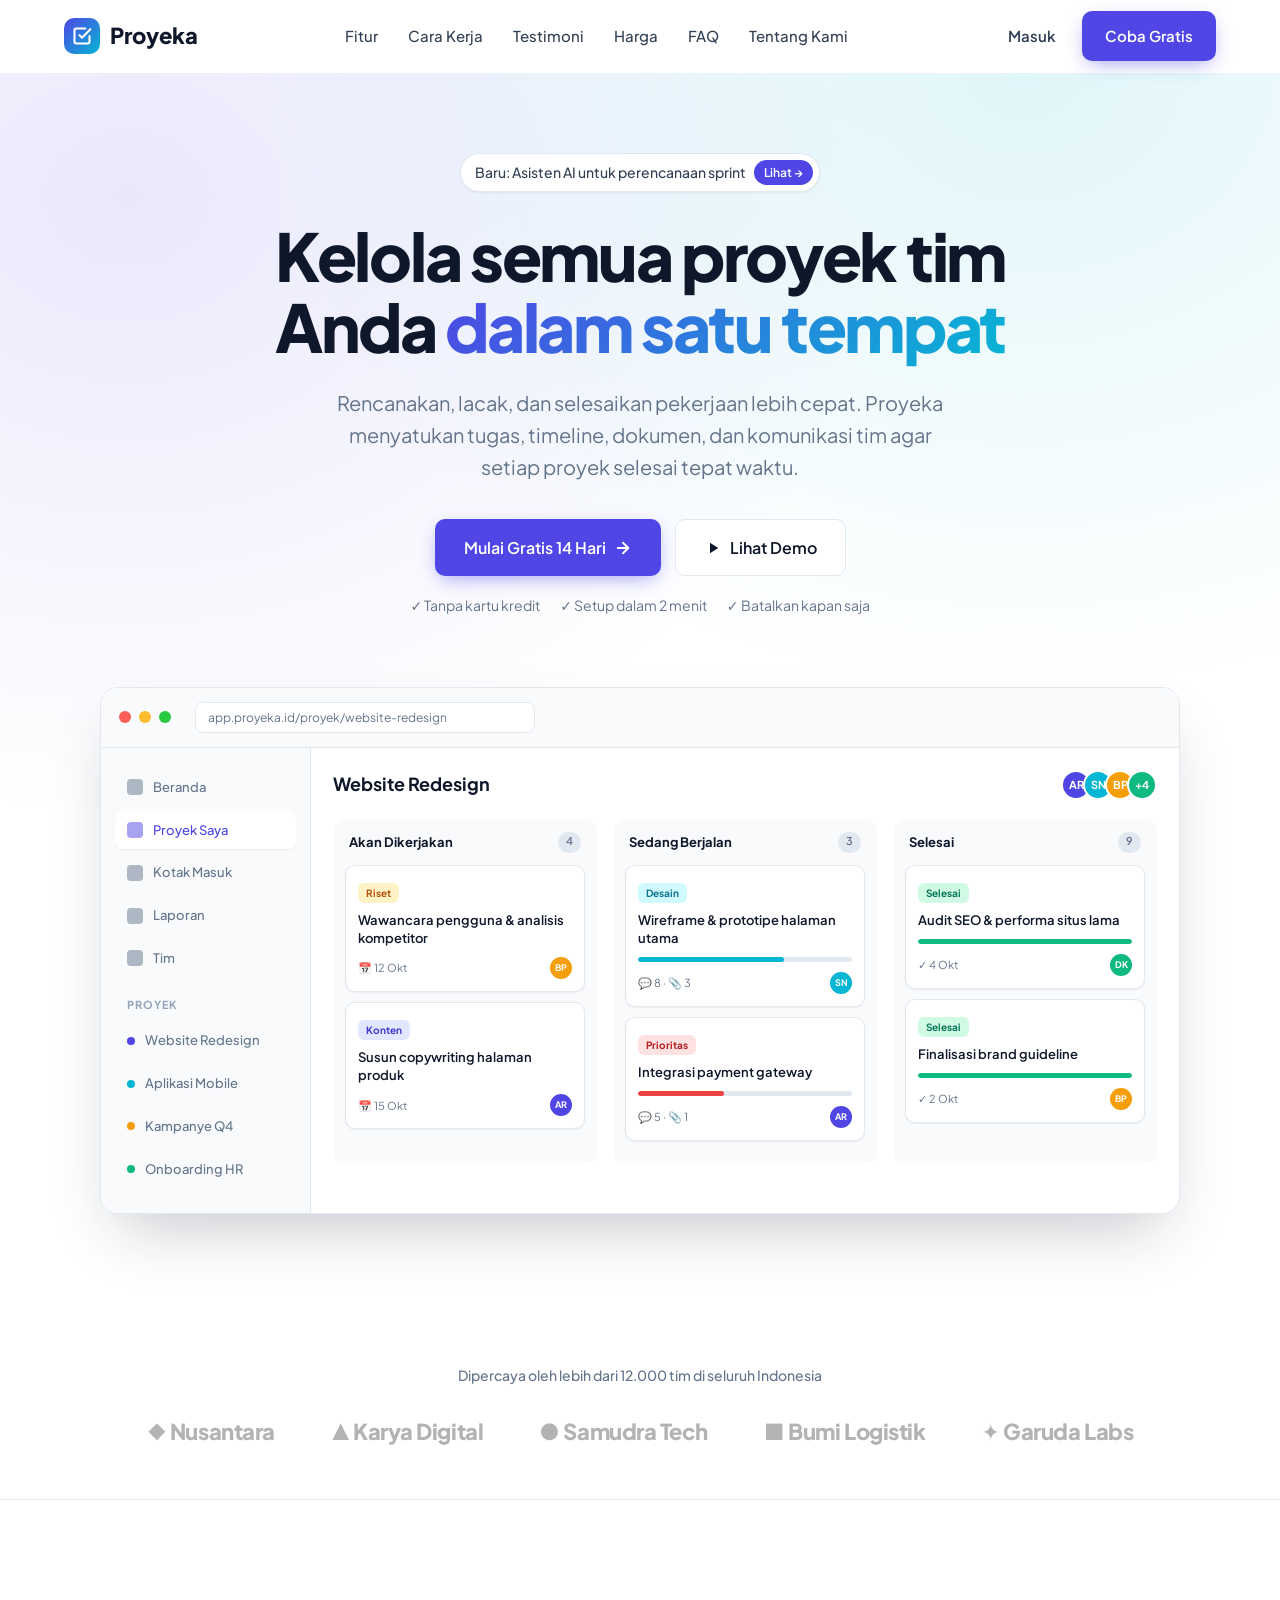
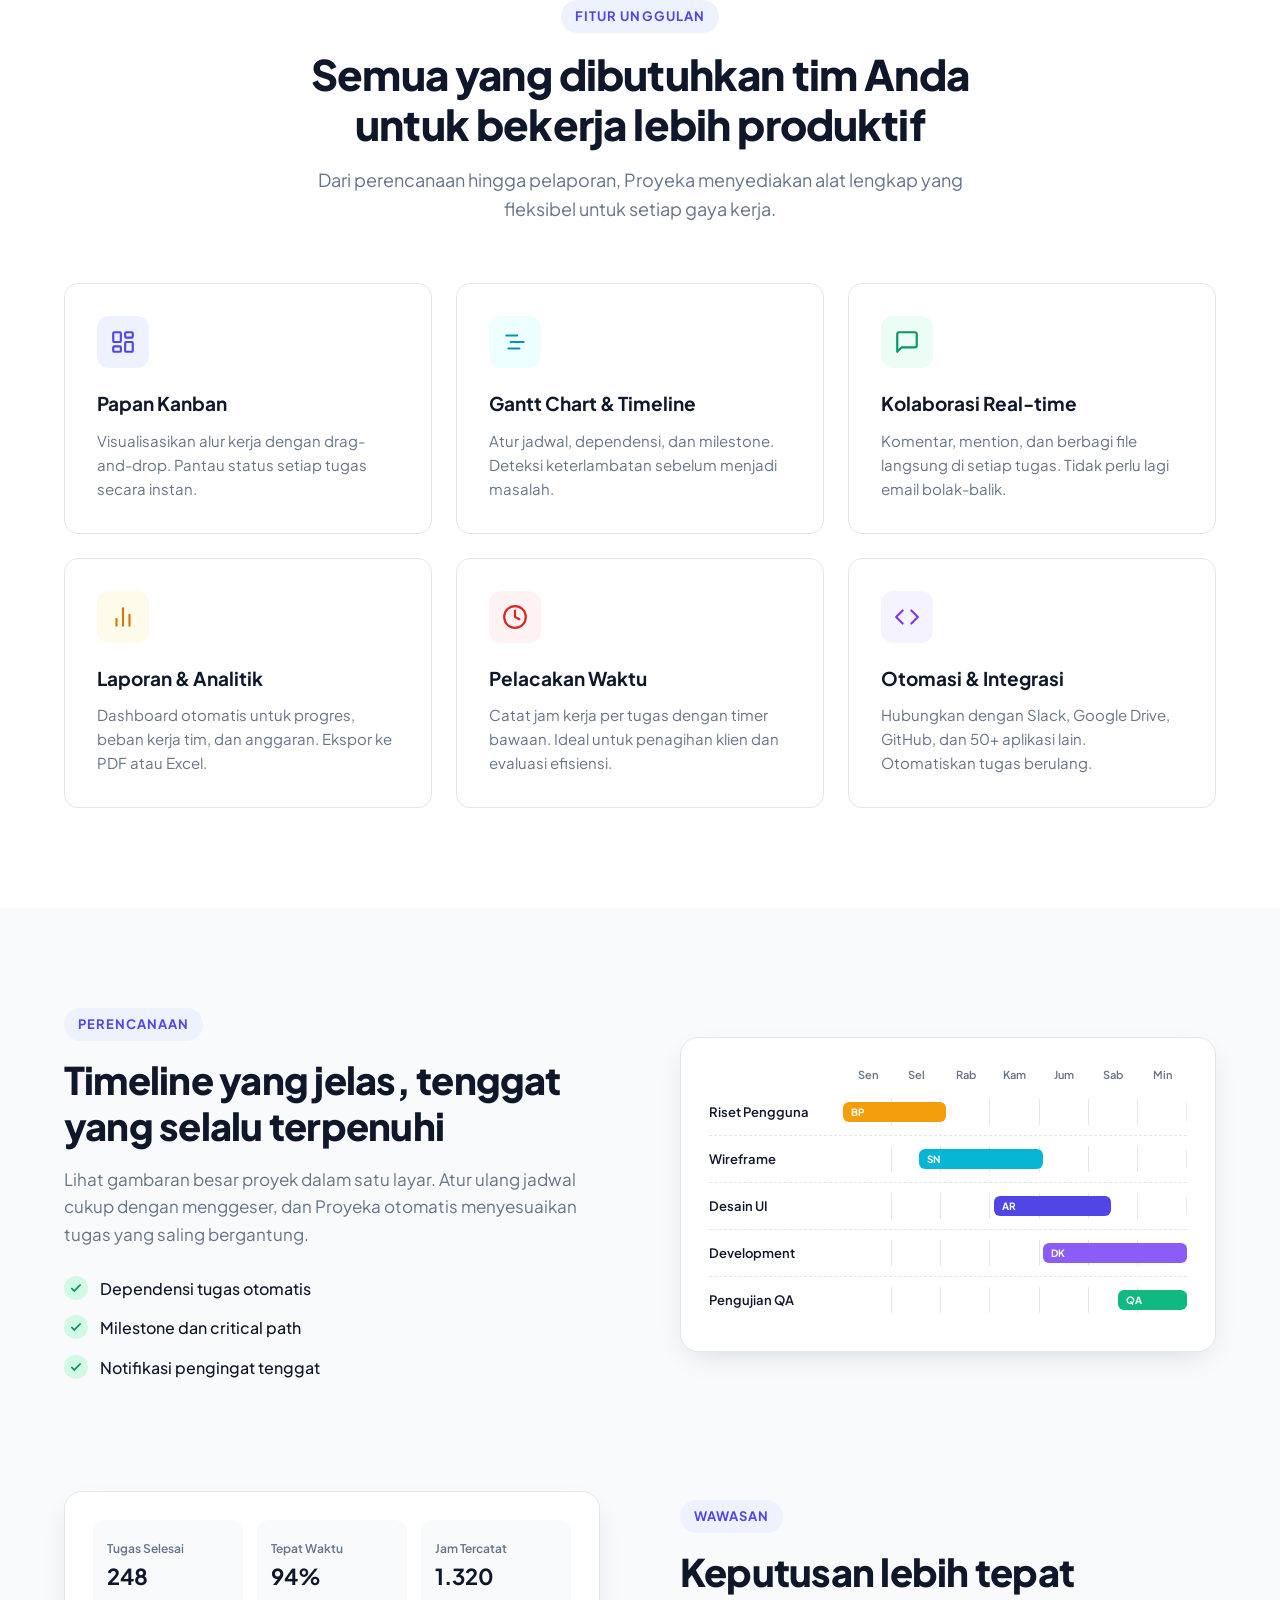
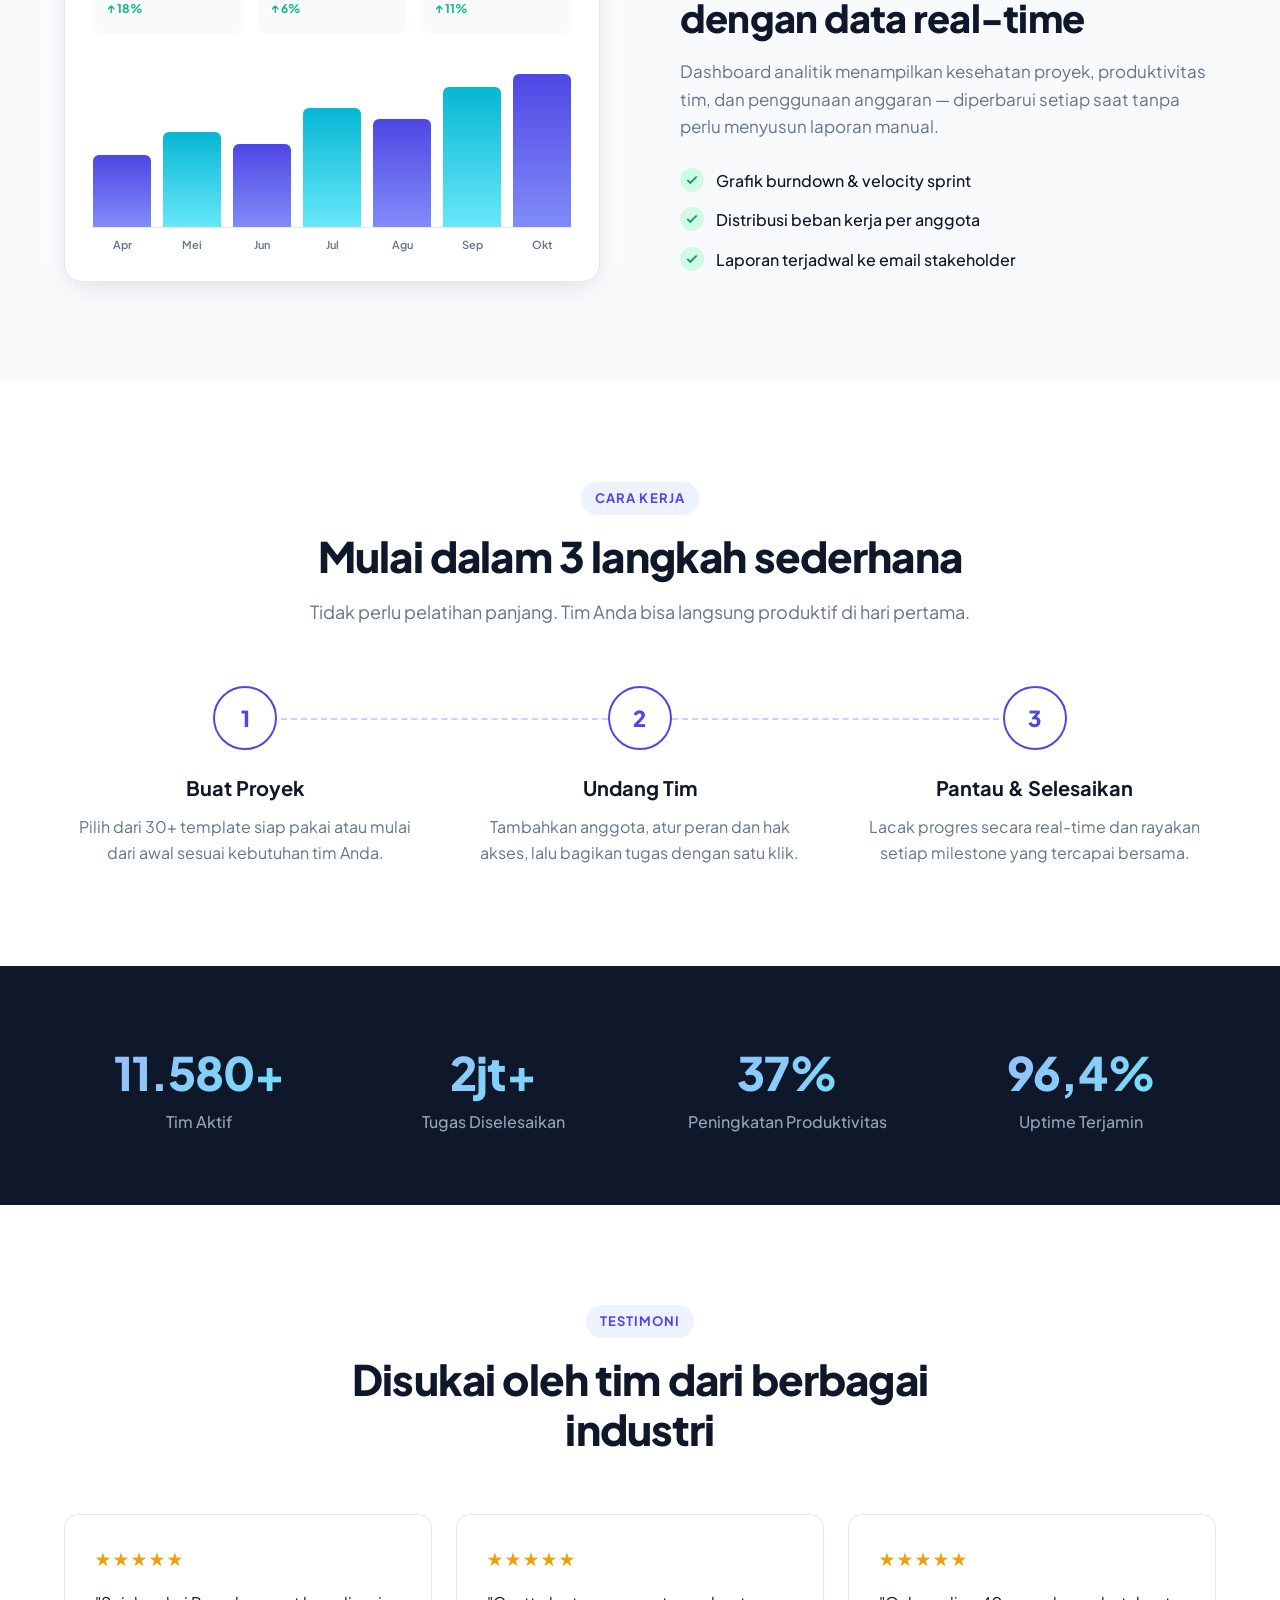
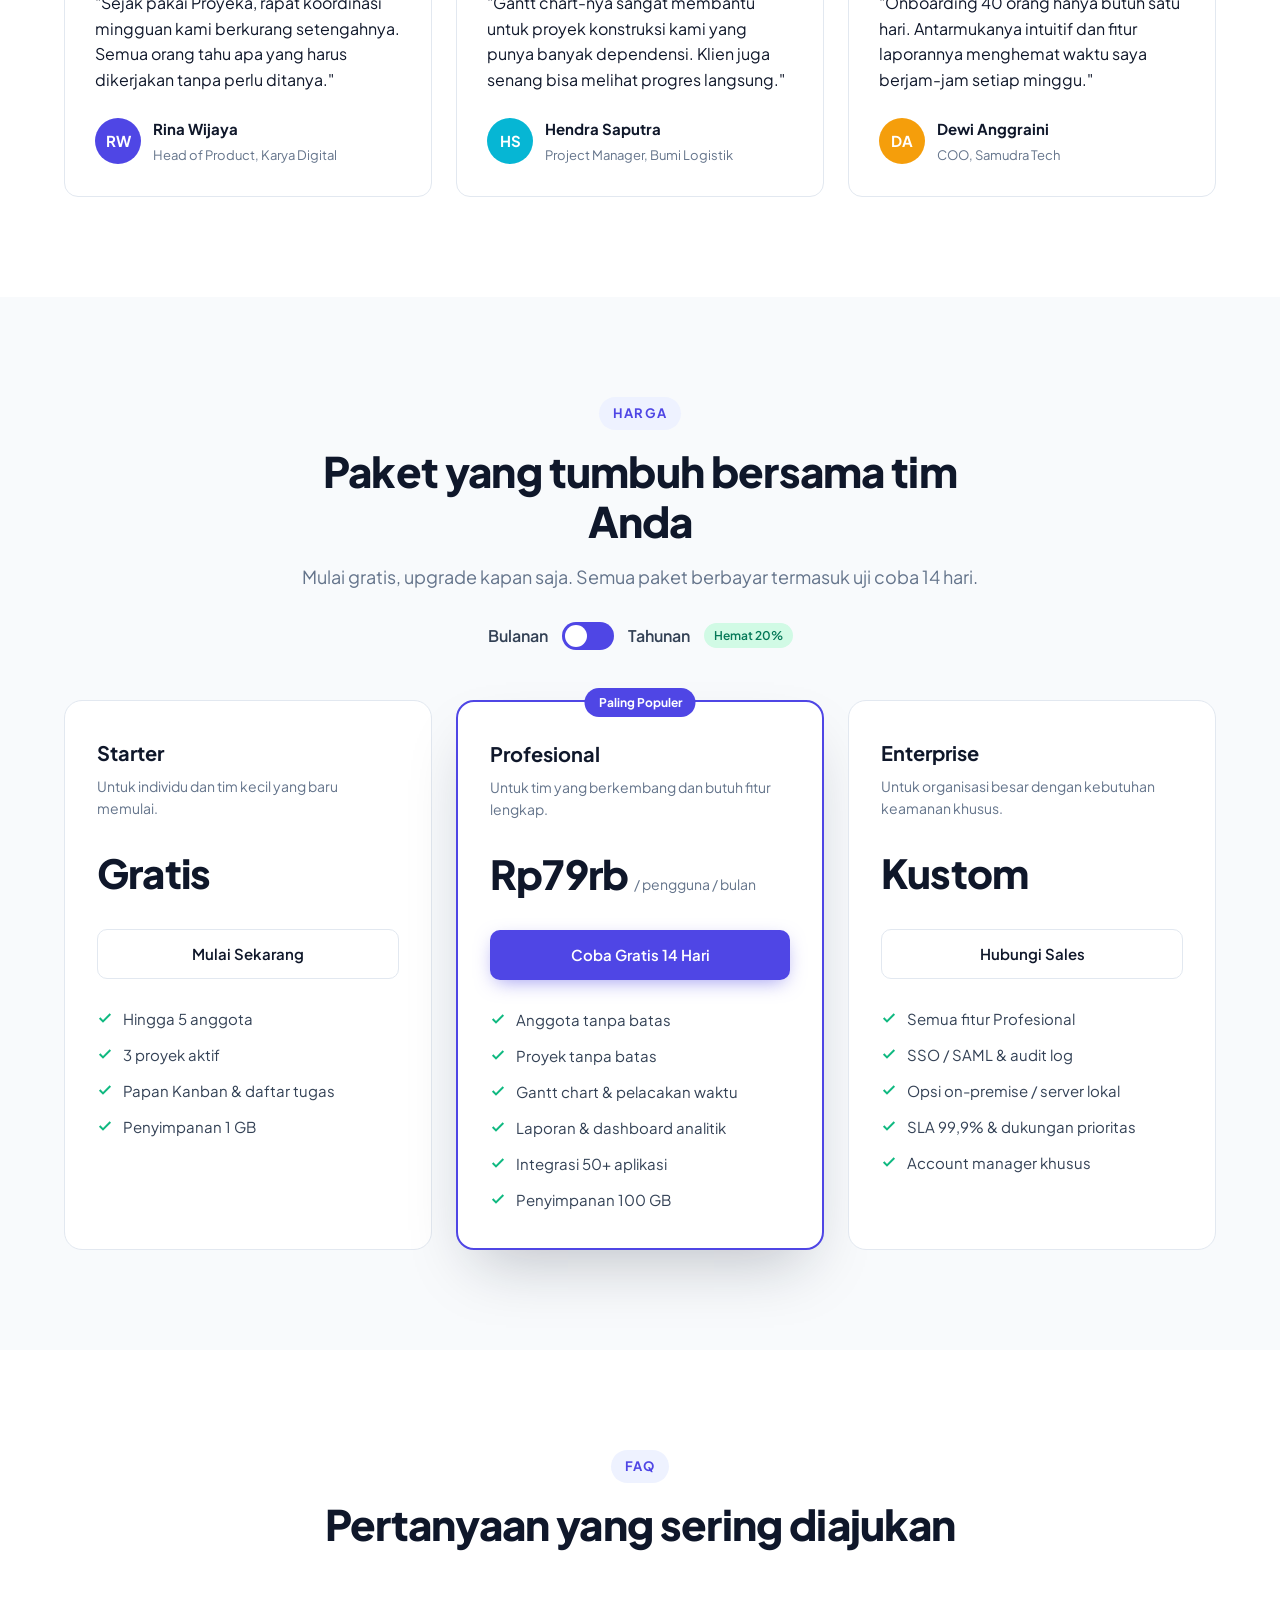
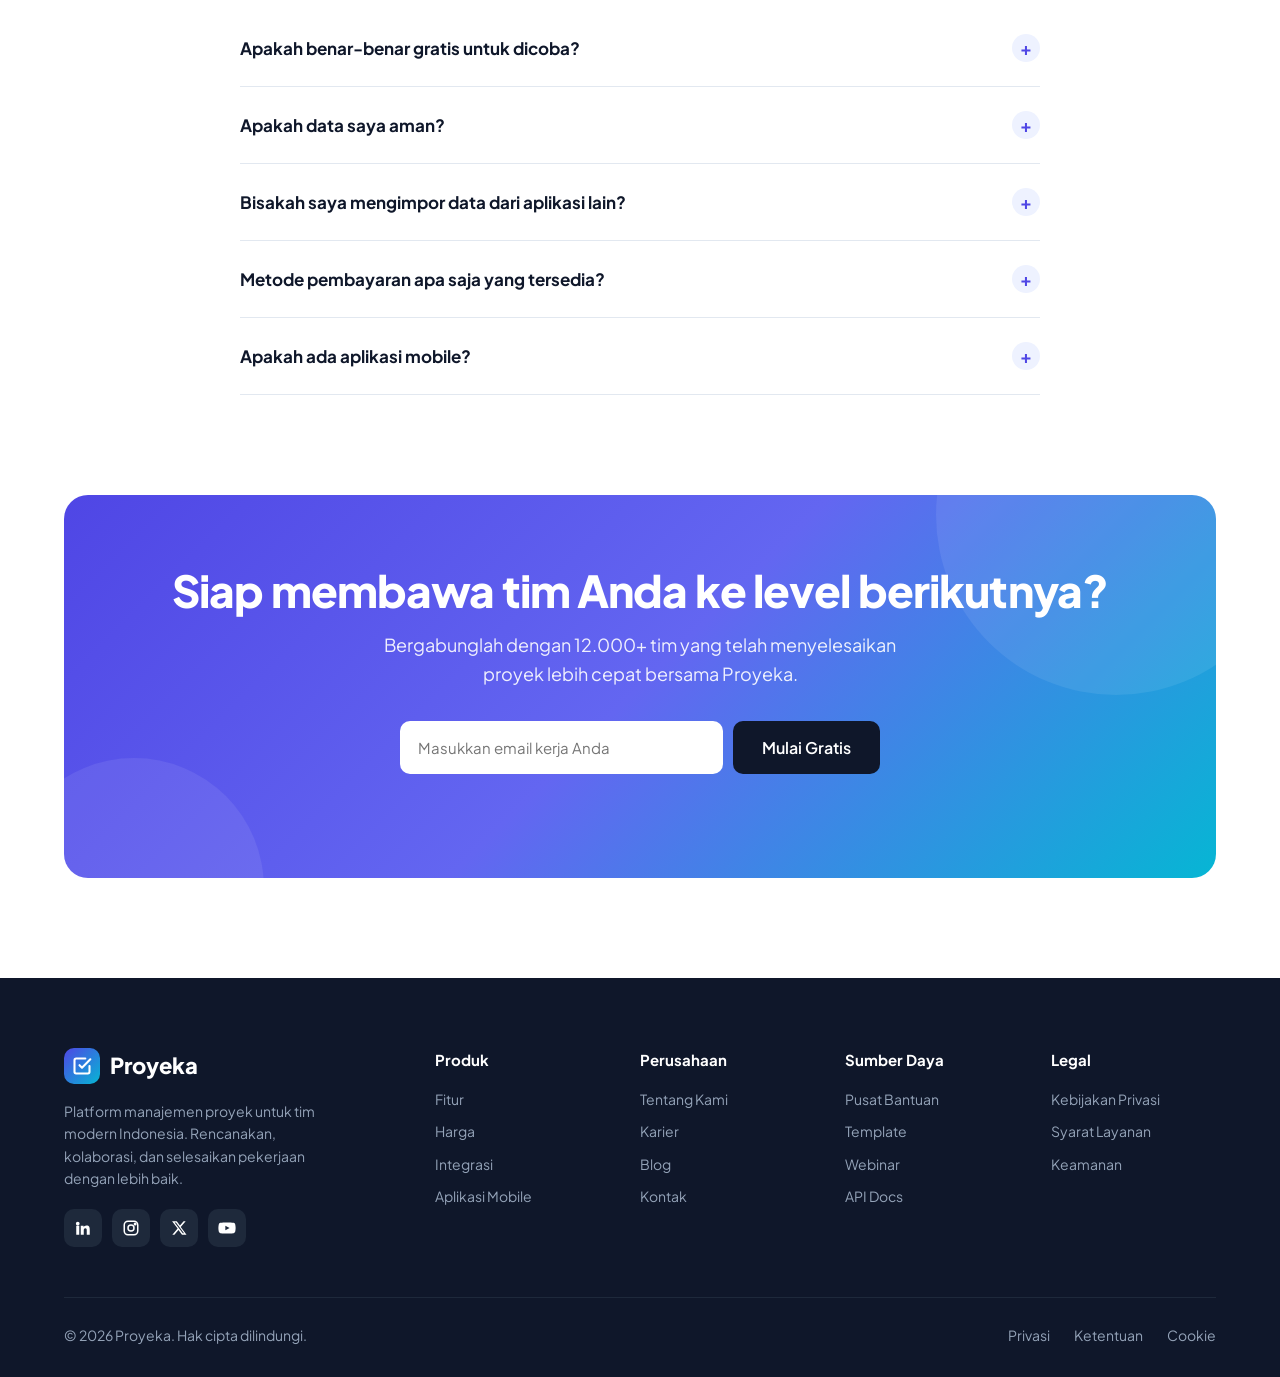
<file: landing-page/index.html>
<!DOCTYPE html>
<html lang="id">
<head>
  <meta charset="UTF-8" />
  <meta name="viewport" content="width=device-width, initial-scale=1.0" />
  <title>Proyeka — Aplikasi Manajemen Proyek untuk Tim Modern</title>
  <meta name="description" content="Proyeka membantu tim merencanakan, melacak, dan menyelesaikan proyek tepat waktu. Kanban, Gantt, laporan real-time, dan kolaborasi dalam satu platform." />
  <link rel="preconnect" href="https://fonts.googleapis.com" />
  <link rel="preconnect" href="https://fonts.gstatic.com" crossorigin />
  <link href="https://fonts.googleapis.com/css2?family=Plus+Jakarta+Sans:wght@400;500;600;700;800&display=swap" rel="stylesheet" />
  <link rel="stylesheet" href="style.css" />
</head>
<body>

  <!-- ================= NAVBAR ================= -->
  <header class="navbar" id="navbar">
    <div class="container nav-inner">
      <a href="#" class="logo" aria-label="Proyeka beranda">
        <div class="logo-mark">
          <svg width="20" height="20" viewBox="0 0 24 24" fill="none" stroke="#fff" stroke-width="2.5" stroke-linecap="round" stroke-linejoin="round"><path d="M9 11l3 3L22 4"/><path d="M21 12v7a2 2 0 0 1-2 2H5a2 2 0 0 1-2-2V5a2 2 0 0 1 2-2h11"/></svg>
        </div>
        Proyeka
      </a>
      <ul class="nav-links" id="navLinks">
        <li><a href="#fitur">Fitur</a></li>
        <li><a href="#cara-kerja">Cara Kerja</a></li>
        <li><a href="#testimoni">Testimoni</a></li>
        <li><a href="#harga">Harga</a></li>
        <li><a href="#faq">FAQ</a></li>
        <li><a href="profil.html">Tentang Kami</a></li>
        <li class="mobile-cta"><a href="login.html" class="btn btn-outline">Masuk</a><a href="register.html" class="btn btn-primary" style="margin-top:10px">Coba Gratis</a></li>
      </ul>
      <div class="nav-actions">
        <a href="login.html" class="nav-login">Masuk</a>
        <a href="register.html" class="btn btn-primary">Coba Gratis</a>
        <button class="menu-toggle" id="menuToggle" aria-label="Buka menu" aria-expanded="false">
          <svg width="26" height="26" viewBox="0 0 24 24" fill="none" stroke="#0f172a" stroke-width="2" stroke-linecap="round"><line x1="3" y1="6" x2="21" y2="6"/><line x1="3" y1="12" x2="21" y2="12"/><line x1="3" y1="18" x2="21" y2="18"/></svg>
        </button>
      </div>
    </div>
  </header>

  <main>
    <!-- ================= HERO ================= -->
    <section class="hero">
      <div class="container">
        <div class="hero-content">
          <a href="#fitur" class="badge">Baru: Asisten AI untuk perencanaan sprint <span>Lihat →</span></a>
          <h1>Kelola semua proyek tim Anda <span class="gradient-text">dalam satu tempat</span></h1>
          <p class="lead">Rencanakan, lacak, dan selesaikan pekerjaan lebih cepat. Proyeka menyatukan tugas, timeline, dokumen, dan komunikasi tim agar setiap proyek selesai tepat waktu.</p>
          <div class="hero-cta">
            <a href="register.html" class="btn btn-primary btn-lg">Mulai Gratis 14 Hari
              <svg width="18" height="18" viewBox="0 0 24 24" fill="none" stroke="currentColor" stroke-width="2.5" stroke-linecap="round" stroke-linejoin="round"><line x1="5" y1="12" x2="19" y2="12"/><polyline points="12 5 19 12 12 19"/></svg>
            </a>
            <a href="#cara-kerja" class="btn btn-outline btn-lg">
              <svg width="18" height="18" viewBox="0 0 24 24" fill="currentColor"><path d="M8 5v14l11-7z"/></svg>
              Lihat Demo
            </a>
          </div>
          <div class="hero-note">
            <span>✓ Tanpa kartu kredit</span>
            <span>✓ Setup dalam 2 menit</span>
            <span>✓ Batalkan kapan saja</span>
          </div>
        </div>

        <!-- Dashboard mockup -->
        <div class="mockup reveal" aria-hidden="true">
          <div class="mockup-bar">
            <div class="dot" style="background:#ff5f57"></div>
            <div class="dot" style="background:#febc2e"></div>
            <div class="dot" style="background:#28c840"></div>
            <div class="mockup-url">app.proyeka.id/proyek/website-redesign</div>
          </div>
          <div class="mockup-body">
            <aside class="mock-side">
              <div class="item"><div class="ico"></div>Beranda</div>
              <div class="item active"><div class="ico"></div>Proyek Saya</div>
              <div class="item"><div class="ico"></div>Kotak Masuk</div>
              <div class="item"><div class="ico"></div>Laporan</div>
              <div class="item"><div class="ico"></div>Tim</div>
              <div class="label">Proyek</div>
              <div class="item"><div class="proj-dot" style="background:#4f46e5"></div>Website Redesign</div>
              <div class="item"><div class="proj-dot" style="background:#06b6d4"></div>Aplikasi Mobile</div>
              <div class="item"><div class="proj-dot" style="background:#f59e0b"></div>Kampanye Q4</div>
              <div class="item"><div class="proj-dot" style="background:#10b981"></div>Onboarding HR</div>
            </aside>
            <div class="mock-main">
              <div class="mock-head">
                <h4>Website Redesign</h4>
                <div class="avatars">
                  <div class="avatar" style="background:#4f46e5">AR</div>
                  <div class="avatar" style="background:#06b6d4">SN</div>
                  <div class="avatar" style="background:#f59e0b">BP</div>
                  <div class="avatar" style="background:#10b981">+4</div>
                </div>
              </div>
              <div class="kanban">
                <div class="col">
                  <div class="col-title">Akan Dikerjakan <small>4</small></div>
                  <div class="card">
                    <span class="tag" style="background:#fef3c7;color:#b45309">Riset</span>
                    <p>Wawancara pengguna & analisis kompetitor</p>
                    <div class="card-foot"><span>📅 12 Okt</span><div class="avatar" style="background:#f59e0b">BP</div></div>
                  </div>
                  <div class="card">
                    <span class="tag" style="background:#e0e7ff;color:#4338ca">Konten</span>
                    <p>Susun copywriting halaman produk</p>
                    <div class="card-foot"><span>📅 15 Okt</span><div class="avatar" style="background:#4f46e5">AR</div></div>
                  </div>
                </div>
                <div class="col">
                  <div class="col-title">Sedang Berjalan <small>3</small></div>
                  <div class="card">
                    <span class="tag" style="background:#cffafe;color:#0e7490">Desain</span>
                    <p>Wireframe & prototipe halaman utama</p>
                    <div class="progress"><div style="width:68%;background:#06b6d4"></div></div>
                    <div class="card-foot"><span>💬 8 · 📎 3</span><div class="avatar" style="background:#06b6d4">SN</div></div>
                  </div>
                  <div class="card">
                    <span class="tag" style="background:#fee2e2;color:#b91c1c">Prioritas</span>
                    <p>Integrasi payment gateway</p>
                    <div class="progress"><div style="width:40%;background:#ef4444"></div></div>
                    <div class="card-foot"><span>💬 5 · 📎 1</span><div class="avatar" style="background:#4f46e5">AR</div></div>
                  </div>
                </div>
                <div class="col">
                  <div class="col-title">Selesai <small>9</small></div>
                  <div class="card">
                    <span class="tag" style="background:#d1fae5;color:#047857">Selesai</span>
                    <p>Audit SEO & performa situs lama</p>
                    <div class="progress"><div style="width:100%;background:#10b981"></div></div>
                    <div class="card-foot"><span>✓ 4 Okt</span><div class="avatar" style="background:#10b981">DK</div></div>
                  </div>
                  <div class="card">
                    <span class="tag" style="background:#d1fae5;color:#047857">Selesai</span>
                    <p>Finalisasi brand guideline</p>
                    <div class="progress"><div style="width:100%;background:#10b981"></div></div>
                    <div class="card-foot"><span>✓ 2 Okt</span><div class="avatar" style="background:#f59e0b">BP</div></div>
                  </div>
                </div>
              </div>
            </div>
          </div>
        </div>
      </div>
    </section>

    <!-- ================= LOGOS ================= -->
    <div class="logos">
      <div class="container">
        <p>Dipercaya oleh lebih dari 12.000 tim di seluruh Indonesia</p>
        <div class="logo-row">
          <div>◆ Nusantara</div>
          <div>▲ Karya Digital</div>
          <div>● Samudra Tech</div>
          <div>■ Bumi Logistik</div>
          <div>✦ Garuda Labs</div>
        </div>
      </div>
    </div>

    <!-- ================= FEATURES ================= -->
    <section id="fitur">
      <div class="container">
        <div class="section-head reveal">
          <span class="eyebrow">Fitur Unggulan</span>
          <h2>Semua yang dibutuhkan tim Anda untuk bekerja lebih produktif</h2>
          <p>Dari perencanaan hingga pelaporan, Proyeka menyediakan alat lengkap yang fleksibel untuk setiap gaya kerja.</p>
        </div>
        <div class="features-grid">
          <div class="feature reveal">
            <div class="feature-icon" style="background:#eef2ff">
              <svg width="26" height="26" viewBox="0 0 24 24" fill="none" stroke="#4f46e5" stroke-width="2" stroke-linecap="round" stroke-linejoin="round"><rect x="3" y="3" width="7" height="9" rx="1"/><rect x="14" y="3" width="7" height="5" rx="1"/><rect x="14" y="12" width="7" height="9" rx="1"/><rect x="3" y="16" width="7" height="5" rx="1"/></svg>
            </div>
            <h3>Papan Kanban</h3>
            <p>Visualisasikan alur kerja dengan drag-and-drop. Pantau status setiap tugas secara instan.</p>
          </div>
          <div class="feature reveal">
            <div class="feature-icon" style="background:#ecfeff">
              <svg width="26" height="26" viewBox="0 0 24 24" fill="none" stroke="#0891b2" stroke-width="2" stroke-linecap="round" stroke-linejoin="round"><line x1="4" y1="6" x2="14" y2="6"/><line x1="8" y1="12" x2="20" y2="12"/><line x1="6" y1="18" x2="16" y2="18"/></svg>
            </div>
            <h3>Gantt Chart & Timeline</h3>
            <p>Atur jadwal, dependensi, dan milestone. Deteksi keterlambatan sebelum menjadi masalah.</p>
          </div>
          <div class="feature reveal">
            <div class="feature-icon" style="background:#ecfdf5">
              <svg width="26" height="26" viewBox="0 0 24 24" fill="none" stroke="#059669" stroke-width="2" stroke-linecap="round" stroke-linejoin="round"><path d="M21 15a2 2 0 0 1-2 2H7l-4 4V5a2 2 0 0 1 2-2h14a2 2 0 0 1 2 2z"/></svg>
            </div>
            <h3>Kolaborasi Real-time</h3>
            <p>Komentar, mention, dan berbagi file langsung di setiap tugas. Tidak perlu lagi email bolak-balik.</p>
          </div>
          <div class="feature reveal">
            <div class="feature-icon" style="background:#fffbeb">
              <svg width="26" height="26" viewBox="0 0 24 24" fill="none" stroke="#d97706" stroke-width="2" stroke-linecap="round" stroke-linejoin="round"><line x1="18" y1="20" x2="18" y2="10"/><line x1="12" y1="20" x2="12" y2="4"/><line x1="6" y1="20" x2="6" y2="14"/></svg>
            </div>
            <h3>Laporan & Analitik</h3>
            <p>Dashboard otomatis untuk progres, beban kerja tim, dan anggaran. Ekspor ke PDF atau Excel.</p>
          </div>
          <div class="feature reveal">
            <div class="feature-icon" style="background:#fef2f2">
              <svg width="26" height="26" viewBox="0 0 24 24" fill="none" stroke="#dc2626" stroke-width="2" stroke-linecap="round" stroke-linejoin="round"><circle cx="12" cy="12" r="10"/><polyline points="12 6 12 12 16 14"/></svg>
            </div>
            <h3>Pelacakan Waktu</h3>
            <p>Catat jam kerja per tugas dengan timer bawaan. Ideal untuk penagihan klien dan evaluasi efisiensi.</p>
          </div>
          <div class="feature reveal">
            <div class="feature-icon" style="background:#f5f3ff">
              <svg width="26" height="26" viewBox="0 0 24 24" fill="none" stroke="#7c3aed" stroke-width="2" stroke-linecap="round" stroke-linejoin="round"><polyline points="16 18 22 12 16 6"/><polyline points="8 6 2 12 8 18"/></svg>
            </div>
            <h3>Otomasi & Integrasi</h3>
            <p>Hubungkan dengan Slack, Google Drive, GitHub, dan 50+ aplikasi lain. Otomatiskan tugas berulang.</p>
          </div>
        </div>
      </div>
    </section>

    <!-- ================= SHOWCASE ================= -->
    <section class="showcase">
      <div class="container">
        <div class="split">
          <div class="split-text reveal">
            <span class="eyebrow">Perencanaan</span>
            <h2>Timeline yang jelas, tenggat yang selalu terpenuhi</h2>
            <p>Lihat gambaran besar proyek dalam satu layar. Atur ulang jadwal cukup dengan menggeser, dan Proyeka otomatis menyesuaikan tugas yang saling bergantung.</p>
            <ul class="check-list">
              <li><span class="check"><svg width="14" height="14" viewBox="0 0 24 24" fill="none" stroke="#059669" stroke-width="3"><polyline points="20 6 9 17 4 12"/></svg></span>Dependensi tugas otomatis</li>
              <li><span class="check"><svg width="14" height="14" viewBox="0 0 24 24" fill="none" stroke="#059669" stroke-width="3"><polyline points="20 6 9 17 4 12"/></svg></span>Milestone dan critical path</li>
              <li><span class="check"><svg width="14" height="14" viewBox="0 0 24 24" fill="none" stroke="#059669" stroke-width="3"><polyline points="20 6 9 17 4 12"/></svg></span>Notifikasi pengingat tenggat</li>
            </ul>
          </div>
          <div class="visual reveal" aria-hidden="true">
            <div class="gantt-days"><div></div><div><span>Sen</span><span>Sel</span><span>Rab</span><span>Kam</span><span>Jum</span><span>Sab</span><span>Min</span></div></div>
            <div class="gantt-row">Riset Pengguna<div class="gantt-track"><div class="gantt-bar" style="left:0;width:30%;background:#f59e0b">BP</div></div></div>
            <div class="gantt-row">Wireframe<div class="gantt-track"><div class="gantt-bar" style="left:22%;width:36%;background:#06b6d4">SN</div></div></div>
            <div class="gantt-row">Desain UI<div class="gantt-track"><div class="gantt-bar" style="left:44%;width:34%;background:#4f46e5">AR</div></div></div>
            <div class="gantt-row">Development<div class="gantt-track"><div class="gantt-bar" style="left:58%;width:42%;background:#8b5cf6">DK</div></div></div>
            <div class="gantt-row">Pengujian QA<div class="gantt-track"><div class="gantt-bar" style="left:80%;width:20%;background:#10b981">QA</div></div></div>
          </div>
        </div>

        <div class="split reverse">
          <div class="split-text reveal">
            <span class="eyebrow">Wawasan</span>
            <h2>Keputusan lebih tepat dengan data real-time</h2>
            <p>Dashboard analitik menampilkan kesehatan proyek, produktivitas tim, dan penggunaan anggaran — diperbarui setiap saat tanpa perlu menyusun laporan manual.</p>
            <ul class="check-list">
              <li><span class="check"><svg width="14" height="14" viewBox="0 0 24 24" fill="none" stroke="#059669" stroke-width="3"><polyline points="20 6 9 17 4 12"/></svg></span>Grafik burndown & velocity sprint</li>
              <li><span class="check"><svg width="14" height="14" viewBox="0 0 24 24" fill="none" stroke="#059669" stroke-width="3"><polyline points="20 6 9 17 4 12"/></svg></span>Distribusi beban kerja per anggota</li>
              <li><span class="check"><svg width="14" height="14" viewBox="0 0 24 24" fill="none" stroke="#059669" stroke-width="3"><polyline points="20 6 9 17 4 12"/></svg></span>Laporan terjadwal ke email stakeholder</li>
            </ul>
          </div>
          <div class="visual reveal" aria-hidden="true">
            <div class="stat-row">
              <div class="stat-box"><small>Tugas Selesai</small><strong>248</strong><em>↑ 18%</em></div>
              <div class="stat-box"><small>Tepat Waktu</small><strong>94%</strong><em>↑ 6%</em></div>
              <div class="stat-box"><small>Jam Tercatat</small><strong>1.320</strong><em>↑ 11%</em></div>
            </div>
            <div class="chart">
              <div class="bar" style="height:45%"></div>
              <div class="bar alt" style="height:60%"></div>
              <div class="bar" style="height:52%"></div>
              <div class="bar alt" style="height:75%"></div>
              <div class="bar" style="height:68%"></div>
              <div class="bar alt" style="height:88%"></div>
              <div class="bar" style="height:96%"></div>
            </div>
            <div class="chart-labels"><span>Apr</span><span>Mei</span><span>Jun</span><span>Jul</span><span>Agu</span><span>Sep</span><span>Okt</span></div>
          </div>
        </div>
      </div>
    </section>

    <!-- ================= HOW IT WORKS ================= -->
    <section id="cara-kerja">
      <div class="container">
        <div class="section-head reveal">
          <span class="eyebrow">Cara Kerja</span>
          <h2>Mulai dalam 3 langkah sederhana</h2>
          <p>Tidak perlu pelatihan panjang. Tim Anda bisa langsung produktif di hari pertama.</p>
        </div>
        <div class="steps">
          <div class="step reveal">
            <div class="step-num">1</div>
            <h3>Buat Proyek</h3>
            <p>Pilih dari 30+ template siap pakai atau mulai dari awal sesuai kebutuhan tim Anda.</p>
          </div>
          <div class="step reveal">
            <div class="step-num">2</div>
            <h3>Undang Tim</h3>
            <p>Tambahkan anggota, atur peran dan hak akses, lalu bagikan tugas dengan satu klik.</p>
          </div>
          <div class="step reveal">
            <div class="step-num">3</div>
            <h3>Pantau & Selesaikan</h3>
            <p>Lacak progres secara real-time dan rayakan setiap milestone yang tercapai bersama.</p>
          </div>
        </div>
      </div>
    </section>

    <!-- ================= STATS ================= -->
    <div class="stats-band">
      <div class="container stats-grid">
        <div><strong data-count="12000" data-suffix="+">0</strong><span>Tim Aktif</span></div>
        <div><strong data-count="2" data-suffix="jt+">0</strong><span>Tugas Diselesaikan</span></div>
        <div><strong data-count="38" data-suffix="%">0</strong><span>Peningkatan Produktivitas</span></div>
        <div><strong data-count="99.9" data-suffix="%" data-decimal="1">0</strong><span>Uptime Terjamin</span></div>
      </div>
    </div>

    <!-- ================= TESTIMONIALS ================= -->
    <section id="testimoni">
      <div class="container">
        <div class="section-head reveal">
          <span class="eyebrow">Testimoni</span>
          <h2>Disukai oleh tim dari berbagai industri</h2>
        </div>
        <div class="testi-grid">
          <div class="testi reveal">
            <div class="stars">★★★★★</div>
            <blockquote>"Sejak pakai Proyeka, rapat koordinasi mingguan kami berkurang setengahnya. Semua orang tahu apa yang harus dikerjakan tanpa perlu ditanya."</blockquote>
            <div class="person"><div class="avatar" style="background:#4f46e5">RW</div><div><strong>Rina Wijaya</strong><small>Head of Product, Karya Digital</small></div></div>
          </div>
          <div class="testi reveal">
            <div class="stars">★★★★★</div>
            <blockquote>"Gantt chart-nya sangat membantu untuk proyek konstruksi kami yang punya banyak dependensi. Klien juga senang bisa melihat progres langsung."</blockquote>
            <div class="person"><div class="avatar" style="background:#06b6d4">HS</div><div><strong>Hendra Saputra</strong><small>Project Manager, Bumi Logistik</small></div></div>
          </div>
          <div class="testi reveal">
            <div class="stars">★★★★★</div>
            <blockquote>"Onboarding 40 orang hanya butuh satu hari. Antarmukanya intuitif dan fitur laporannya menghemat waktu saya berjam-jam setiap minggu."</blockquote>
            <div class="person"><div class="avatar" style="background:#f59e0b">DA</div><div><strong>Dewi Anggraini</strong><small>COO, Samudra Tech</small></div></div>
          </div>
        </div>
      </div>
    </section>

    <!-- ================= PRICING ================= -->
    <section class="pricing" id="harga">
      <div class="container">
        <div class="section-head reveal">
          <span class="eyebrow">Harga</span>
          <h2>Paket yang tumbuh bersama tim Anda</h2>
          <p>Mulai gratis, upgrade kapan saja. Semua paket berbayar termasuk uji coba 14 hari.</p>
        </div>
        <div class="billing-toggle">
          <span>Bulanan</span>
          <button class="switch" id="billingSwitch" aria-label="Ganti periode tagihan" aria-pressed="false"></button>
          <span>Tahunan</span>
          <span class="save">Hemat 20%</span>
        </div>
        <div class="price-grid">
          <div class="plan reveal">
            <h3>Starter</h3>
            <p class="desc">Untuk individu dan tim kecil yang baru memulai.</p>
            <div class="price"><strong>Gratis</strong></div>
            <a href="register.html" class="btn btn-outline">Mulai Sekarang</a>
            <ul>
              <li><svg width="16" height="16" viewBox="0 0 24 24" fill="none" stroke="#10b981" stroke-width="3"><polyline points="20 6 9 17 4 12"/></svg>Hingga 5 anggota</li>
              <li><svg width="16" height="16" viewBox="0 0 24 24" fill="none" stroke="#10b981" stroke-width="3"><polyline points="20 6 9 17 4 12"/></svg>3 proyek aktif</li>
              <li><svg width="16" height="16" viewBox="0 0 24 24" fill="none" stroke="#10b981" stroke-width="3"><polyline points="20 6 9 17 4 12"/></svg>Papan Kanban & daftar tugas</li>
              <li><svg width="16" height="16" viewBox="0 0 24 24" fill="none" stroke="#10b981" stroke-width="3"><polyline points="20 6 9 17 4 12"/></svg>Penyimpanan 1 GB</li>
            </ul>
          </div>
          <div class="plan popular reveal">
            <span class="ribbon">Paling Populer</span>
            <h3>Profesional</h3>
            <p class="desc">Untuk tim yang berkembang dan butuh fitur lengkap.</p>
            <div class="price"><strong data-monthly="Rp79rb" data-yearly="Rp63rb">Rp79rb</strong><span>/ pengguna / bulan</span></div>
            <a href="register.html" class="btn btn-primary">Coba Gratis 14 Hari</a>
            <ul>
              <li><svg width="16" height="16" viewBox="0 0 24 24" fill="none" stroke="#10b981" stroke-width="3"><polyline points="20 6 9 17 4 12"/></svg>Anggota tanpa batas</li>
              <li><svg width="16" height="16" viewBox="0 0 24 24" fill="none" stroke="#10b981" stroke-width="3"><polyline points="20 6 9 17 4 12"/></svg>Proyek tanpa batas</li>
              <li><svg width="16" height="16" viewBox="0 0 24 24" fill="none" stroke="#10b981" stroke-width="3"><polyline points="20 6 9 17 4 12"/></svg>Gantt chart & pelacakan waktu</li>
              <li><svg width="16" height="16" viewBox="0 0 24 24" fill="none" stroke="#10b981" stroke-width="3"><polyline points="20 6 9 17 4 12"/></svg>Laporan & dashboard analitik</li>
              <li><svg width="16" height="16" viewBox="0 0 24 24" fill="none" stroke="#10b981" stroke-width="3"><polyline points="20 6 9 17 4 12"/></svg>Integrasi 50+ aplikasi</li>
              <li><svg width="16" height="16" viewBox="0 0 24 24" fill="none" stroke="#10b981" stroke-width="3"><polyline points="20 6 9 17 4 12"/></svg>Penyimpanan 100 GB</li>
            </ul>
          </div>
          <div class="plan reveal">
            <h3>Enterprise</h3>
            <p class="desc">Untuk organisasi besar dengan kebutuhan keamanan khusus.</p>
            <div class="price"><strong>Kustom</strong></div>
            <a href="#mulai" class="btn btn-outline">Hubungi Sales</a>
            <ul>
              <li><svg width="16" height="16" viewBox="0 0 24 24" fill="none" stroke="#10b981" stroke-width="3"><polyline points="20 6 9 17 4 12"/></svg>Semua fitur Profesional</li>
              <li><svg width="16" height="16" viewBox="0 0 24 24" fill="none" stroke="#10b981" stroke-width="3"><polyline points="20 6 9 17 4 12"/></svg>SSO / SAML & audit log</li>
              <li><svg width="16" height="16" viewBox="0 0 24 24" fill="none" stroke="#10b981" stroke-width="3"><polyline points="20 6 9 17 4 12"/></svg>Opsi on-premise / server lokal</li>
              <li><svg width="16" height="16" viewBox="0 0 24 24" fill="none" stroke="#10b981" stroke-width="3"><polyline points="20 6 9 17 4 12"/></svg>SLA 99,9% & dukungan prioritas</li>
              <li><svg width="16" height="16" viewBox="0 0 24 24" fill="none" stroke="#10b981" stroke-width="3"><polyline points="20 6 9 17 4 12"/></svg>Account manager khusus</li>
            </ul>
          </div>
        </div>
      </div>
    </section>

    <!-- ================= FAQ ================= -->
    <section id="faq">
      <div class="container">
        <div class="section-head reveal">
          <span class="eyebrow">FAQ</span>
          <h2>Pertanyaan yang sering diajukan</h2>
        </div>
        <div class="faq-list">
          <div class="faq-item">
            <button class="faq-q" aria-expanded="false">Apakah benar-benar gratis untuk dicoba?<span class="plus">+</span></button>
            <div class="faq-a"><p>Ya. Paket Starter gratis selamanya, dan paket Profesional bisa dicoba gratis selama 14 hari tanpa memasukkan kartu kredit.</p></div>
          </div>
          <div class="faq-item">
            <button class="faq-q" aria-expanded="false">Apakah data saya aman?<span class="plus">+</span></button>
            <div class="faq-a"><p>Data dienkripsi saat transit (TLS 1.3) dan saat disimpan (AES-256), dengan backup harian otomatis. Server kami berlokasi di Indonesia dan mematuhi UU Pelindungan Data Pribadi.</p></div>
          </div>
          <div class="faq-item">
            <button class="faq-q" aria-expanded="false">Bisakah saya mengimpor data dari aplikasi lain?<span class="plus">+</span></button>
            <div class="faq-a"><p>Bisa. Proyeka mendukung impor dari Trello, Asana, Jira, Monday.com, serta file CSV dan Excel hanya dengan beberapa klik.</p></div>
          </div>
          <div class="faq-item">
            <button class="faq-q" aria-expanded="false">Metode pembayaran apa saja yang tersedia?<span class="plus">+</span></button>
            <div class="faq-a"><p>Kami menerima transfer bank, kartu kredit/debit, virtual account, serta e-wallet. Untuk Enterprise tersedia invoice dengan termin pembayaran.</p></div>
          </div>
          <div class="faq-item">
            <button class="faq-q" aria-expanded="false">Apakah ada aplikasi mobile?<span class="plus">+</span></button>
            <div class="faq-a"><p>Ada. Aplikasi Proyeka tersedia untuk Android dan iOS, lengkap dengan notifikasi push dan mode offline.</p></div>
          </div>
        </div>
      </div>
    </section>

    <!-- ================= CTA ================= -->
    <section id="mulai" style="padding-top:0">
      <div class="container">
        <div class="cta-box reveal">
          <h2>Siap membawa tim Anda ke level berikutnya?</h2>
          <p>Bergabunglah dengan 12.000+ tim yang telah menyelesaikan proyek lebih cepat bersama Proyeka.</p>
          <form class="cta-form" id="ctaForm" novalidate>
            <input type="email" id="ctaEmail" placeholder="Masukkan email kerja Anda" aria-label="Email" required />
            <button type="submit" class="btn btn-lg">Mulai Gratis</button>
          </form>
          <div class="form-msg" id="formMsg" role="status"></div>
        </div>
      </div>
    </section>
  </main>

  <!-- ================= FOOTER ================= -->
  <footer>
    <div class="container">
      <div class="footer-grid">
        <div>
          <a href="#" class="logo">
            <div class="logo-mark"><svg width="20" height="20" viewBox="0 0 24 24" fill="none" stroke="#fff" stroke-width="2.5" stroke-linecap="round" stroke-linejoin="round"><path d="M9 11l3 3L22 4"/><path d="M21 12v7a2 2 0 0 1-2 2H5a2 2 0 0 1-2-2V5a2 2 0 0 1 2-2h11"/></svg></div>
            Proyeka
          </a>
          <p class="about">Platform manajemen proyek untuk tim modern Indonesia. Rencanakan, kolaborasi, dan selesaikan pekerjaan dengan lebih baik.</p>
          <div class="socials">
            <a href="#" aria-label="LinkedIn"><svg width="18" height="18" viewBox="0 0 24 24" fill="#fff"><path d="M4.98 3.5a2.5 2.5 0 1 1 0 5 2.5 2.5 0 0 1 0-5zM3 9h4v12H3zM9 9h3.8v1.7h.05c.53-1 1.83-2.05 3.77-2.05C20.6 8.65 21 11.3 21 14.6V21h-4v-5.6c0-1.34-.03-3.06-1.86-3.06-1.87 0-2.14 1.46-2.14 2.96V21H9z"/></svg></a>
            <a href="#" aria-label="Instagram"><svg width="18" height="18" viewBox="0 0 24 24" fill="none" stroke="#fff" stroke-width="2"><rect x="3" y="3" width="18" height="18" rx="5"/><circle cx="12" cy="12" r="4"/><circle cx="17.5" cy="6.5" r="1" fill="#fff"/></svg></a>
            <a href="#" aria-label="X"><svg width="16" height="16" viewBox="0 0 24 24" fill="#fff"><path d="M18.9 2H22l-7.4 8.5L23.3 22h-6.8l-5.3-7-6.1 7H2l7.9-9.1L1.6 2h7l4.8 6.4L18.9 2zm-1.2 18h1.9L7.4 3.9H5.4z"/></svg></a>
            <a href="#" aria-label="YouTube"><svg width="18" height="18" viewBox="0 0 24 24" fill="#fff"><path d="M23 7.2a3 3 0 0 0-2.1-2.1C19 4.6 12 4.6 12 4.6s-7 0-8.9.5A3 3 0 0 0 1 7.2 31 31 0 0 0 .5 12a31 31 0 0 0 .5 4.8 3 3 0 0 0 2.1 2.1c1.9.5 8.9.5 8.9.5s7 0 8.9-.5a3 3 0 0 0 2.1-2.1 31 31 0 0 0 .5-4.8 31 31 0 0 0-.5-4.8zM9.8 15.1V8.9l5.7 3.1z"/></svg></a>
          </div>
        </div>
        <div>
          <h4>Produk</h4>
          <ul><li><a href="#fitur">Fitur</a></li><li><a href="#harga">Harga</a></li><li><a href="#">Integrasi</a></li><li><a href="#">Aplikasi Mobile</a></li></ul>
        </div>
        <div>
          <h4>Perusahaan</h4>
          <ul><li><a href="profil.html">Tentang Kami</a></li><li><a href="#">Karier</a></li><li><a href="#">Blog</a></li><li><a href="profil.html#kontak">Kontak</a></li></ul>
        </div>
        <div>
          <h4>Sumber Daya</h4>
          <ul><li><a href="#">Pusat Bantuan</a></li><li><a href="#">Template</a></li><li><a href="#">Webinar</a></li><li><a href="#">API Docs</a></li></ul>
        </div>
        <div>
          <h4>Legal</h4>
          <ul><li><a href="#">Kebijakan Privasi</a></li><li><a href="#">Syarat Layanan</a></li><li><a href="#">Keamanan</a></li></ul>
        </div>
      </div>
      <div class="footer-bottom">
        <span>© <span id="year"></span> Proyeka. Hak cipta dilindungi.</span>
        <div><a href="#">Privasi</a><a href="#">Ketentuan</a><a href="#">Cookie</a></div>
      </div>
    </div>
  </footer>

  <script src="auth.js"></script>
  <script>
    // Jika sudah login, ganti tombol "Masuk" menjadi "Akun Saya"
    if (Auth.current()) {
      document.querySelectorAll('a[href="login.html"]').forEach(a => { a.href = 'akun.html'; a.textContent = 'Akun Saya'; });
    }

    // Navbar shadow on scroll
    const navbar = document.getElementById('navbar');
    window.addEventListener('scroll', () => navbar.classList.toggle('scrolled', window.scrollY > 10));

    // Mobile menu
    const menuToggle = document.getElementById('menuToggle');
    const navLinks = document.getElementById('navLinks');
    menuToggle.addEventListener('click', () => {
      const open = navLinks.classList.toggle('open');
      menuToggle.setAttribute('aria-expanded', open);
    });
    navLinks.querySelectorAll('a').forEach(a => a.addEventListener('click', () => {
      navLinks.classList.remove('open');
      menuToggle.setAttribute('aria-expanded', 'false');
    }));

    // Reveal on scroll
    const revealObserver = new IntersectionObserver(entries => {
      entries.forEach(e => {
        if (e.isIntersecting) { e.target.classList.add('visible'); revealObserver.unobserve(e.target); }
      });
    }, { threshold: 0.12 });
    document.querySelectorAll('.reveal').forEach(el => revealObserver.observe(el));

    // Animated counters
    const counterObserver = new IntersectionObserver(entries => {
      entries.forEach(e => {
        if (!e.isIntersecting) return;
        const el = e.target;
        const target = parseFloat(el.dataset.count);
        const decimals = parseInt(el.dataset.decimal || '0', 10);
        const suffix = el.dataset.suffix || '';
        const start = performance.now();
        const duration = 1600;
        const tick = now => {
          const p = Math.min((now - start) / duration, 1);
          const eased = 1 - Math.pow(1 - p, 3);
          const value = target * eased;
          el.textContent = value.toLocaleString('id-ID', { minimumFractionDigits: decimals, maximumFractionDigits: decimals }) + suffix;
          if (p < 1) requestAnimationFrame(tick);
        };
        requestAnimationFrame(tick);
        counterObserver.unobserve(el);
      });
    }, { threshold: 0.5 });
    document.querySelectorAll('[data-count]').forEach(el => counterObserver.observe(el));

    // Billing toggle
    const billingSwitch = document.getElementById('billingSwitch');
    billingSwitch.addEventListener('click', () => {
      const yearly = billingSwitch.classList.toggle('yearly');
      billingSwitch.setAttribute('aria-pressed', yearly);
      document.querySelectorAll('[data-monthly]').forEach(el => {
        el.textContent = yearly ? el.dataset.yearly : el.dataset.monthly;
      });
    });

    // FAQ accordion
    document.querySelectorAll('.faq-item').forEach(item => {
      const btn = item.querySelector('.faq-q');
      const answer = item.querySelector('.faq-a');
      btn.addEventListener('click', () => {
        const isOpen = item.classList.toggle('open');
        btn.setAttribute('aria-expanded', isOpen);
        answer.style.maxHeight = isOpen ? answer.scrollHeight + 'px' : null;
      });
    });

    // CTA form
    document.getElementById('ctaForm').addEventListener('submit', e => {
      e.preventDefault();
      const email = document.getElementById('ctaEmail');
      const msg = document.getElementById('formMsg');
      if (!/^[^\s@]+@[^\s@]+\.[^\s@]+$/.test(email.value.trim())) {
        msg.textContent = 'Mohon masukkan alamat email yang valid.';
        return;
      }
      location.href = 'register.html?email=' + encodeURIComponent(email.value.trim());
      email.value = '';
    });

    document.getElementById('year').textContent = new Date().getFullYear();
  </script>
</body>
</html>
</file>
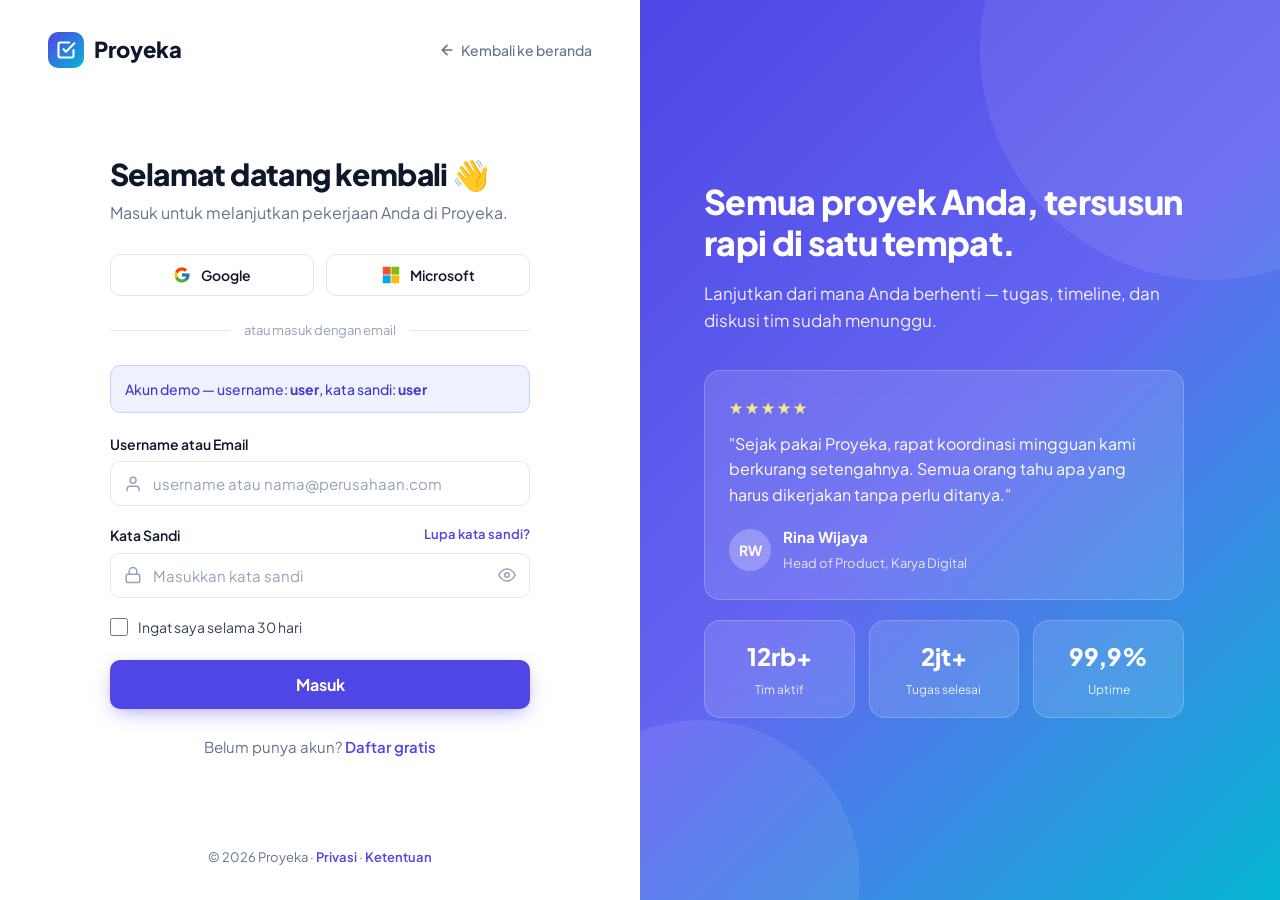
<file: landing-page/akun.html>
<!DOCTYPE html>
<html lang="id">
<head>
  <meta charset="UTF-8" />
  <meta name="viewport" content="width=device-width, initial-scale=1.0" />
  <title>Profil Saya — Proyeka</title>
  <meta name="robots" content="noindex" />
  <link rel="preconnect" href="https://fonts.googleapis.com" />
  <link rel="preconnect" href="https://fonts.gstatic.com" crossorigin />
  <link href="https://fonts.googleapis.com/css2?family=Plus+Jakarta+Sans:wght@400;500;600;700;800&display=swap" rel="stylesheet" />
  <link rel="stylesheet" href="style.css" />
  <script src="auth.js"></script>
  <script>
    // Halaman ini hanya untuk user yang sudah login
    if (!Auth.current()) location.replace('login.html');
  </script>
  <style>
    body { background: var(--bg-soft); }
    [hidden] { display: none !important; }
    main { padding: 36px 0 80px; }

    /* ---------- User menu ---------- */
    .user-menu { position: relative; }
    .user-btn {
      display: flex; align-items: center; gap: 10px; background: var(--white); border: 1px solid var(--border);
      border-radius: 999px; padding: 4px 14px 4px 4px; cursor: pointer; font-family: inherit; font-size: 14px; font-weight: 600; color: var(--dark);
    }
    .user-btn:hover { border-color: #cbd5e1; }
    .user-btn .av { width: 34px; height: 34px; font-size: 13px; }
    .dropdown {
      position: absolute; right: 0; top: calc(100% + 8px); width: 230px; background: var(--white); border: 1px solid var(--border);
      border-radius: 12px; box-shadow: var(--shadow); padding: 8px; display: none; z-index: 50;
    }
    .dropdown.open { display: block; }
    .dropdown .who { padding: 10px 12px; border-bottom: 1px solid var(--border); margin-bottom: 6px; font-size: 13px; color: var(--muted); }
    .dropdown .who strong { display: block; color: var(--dark); font-size: 14px; }
    .dropdown a, .dropdown button {
      display: flex; align-items: center; gap: 10px; width: 100%; padding: 10px 12px; border-radius: 8px; border: none; background: none;
      font-family: inherit; font-size: 14px; font-weight: 500; color: var(--text); cursor: pointer; text-align: left;
    }
    .dropdown a:hover, .dropdown button:hover { background: var(--bg-soft); }
    .dropdown .logout { color: var(--danger); }

    /* ---------- Avatar ---------- */
    .av {
      border-radius: 50%; display: grid; place-items: center; font-weight: 800; color: var(--white); overflow: hidden; flex-shrink: 0;
      background: linear-gradient(135deg, var(--primary), var(--accent));
    }
    .av img { width: 100%; height: 100%; object-fit: cover; display: block; }

    /* ---------- Profile header ---------- */
    .profile-head { background: var(--white); border: 1px solid var(--border); border-radius: 20px; overflow: hidden; margin-bottom: 24px; }
    .cover { height: 150px; background: linear-gradient(135deg, var(--primary) 0%, #6366f1 50%, var(--accent) 100%); position: relative; }
    .cover::after { content: ""; position: absolute; width: 300px; height: 300px; border-radius: 50%; background: rgba(255,255,255,.08); top: -120px; right: -60px; }
    .head-body { display: flex; align-items: flex-end; gap: 24px; padding: 0 32px 28px; margin-top: -56px; position: relative; flex-wrap: wrap; }
    .avatar-wrap { position: relative; }
    .avatar-wrap .av { width: 128px; height: 128px; font-size: 42px; border: 5px solid var(--white); box-shadow: var(--shadow); }
    .avatar-edit {
      position: absolute; right: 4px; bottom: 4px; width: 38px; height: 38px; border-radius: 50%; border: 3px solid var(--white);
      background: var(--dark); color: var(--white); display: grid; place-items: center; cursor: pointer;
    }
    .avatar-edit:hover { background: var(--primary); }
    .head-info { flex: 1; min-width: 220px; padding-bottom: 6px; }
    .head-info h1 { font-size: 28px; font-weight: 800; color: var(--dark); letter-spacing: -.02em; line-height: 1.2; }
    .head-meta { display: flex; gap: 16px; flex-wrap: wrap; color: var(--muted); font-size: 14px; margin-top: 6px; }
    .head-meta span { display: inline-flex; align-items: center; gap: 6px; }
    .head-actions { display: flex; gap: 10px; padding-bottom: 6px; flex-wrap: wrap; }

    /* ---------- Layout ---------- */
    .profile-grid { display: grid; grid-template-columns: 1fr 320px; gap: 24px; align-items: start; }
    .cards { display: grid; gap: 24px; }
    .card-p { background: var(--white); border: 1px solid var(--border); border-radius: 16px; padding: 28px; }
    .card-p h2 { display: flex; align-items: center; gap: 10px; font-size: 18px; color: var(--dark); margin-bottom: 4px; }
    .card-p .hint { font-size: 14px; color: var(--muted); margin-bottom: 20px; }
    .card-p h2 .feature-icon { width: 36px; height: 36px; margin: 0; border-radius: 10px; }

    .info-grid { display: grid; grid-template-columns: 1fr 1fr; gap: 0 32px; }
    .info { padding: 14px 0; border-bottom: 1px dashed var(--border); }
    .info-grid .info:nth-last-child(-n+2) { border-bottom: none; }
    .info dt { font-size: 13px; color: var(--muted); font-weight: 600; margin-bottom: 4px; }
    .info dd { font-size: 16px; color: var(--dark); font-weight: 600; display: flex; align-items: center; gap: 10px; flex-wrap: wrap; word-break: break-word; }
    .info dd .sub { font-weight: 500; color: var(--muted); font-size: 14px; }
    .empty { color: #94a3b8 !important; font-weight: 500 !important; font-style: italic; }

    .pill { display: inline-flex; align-items: center; gap: 4px; font-size: 12px; font-weight: 700; padding: 3px 10px; border-radius: 999px; }
    .pill.ok { background: #d1fae5; color: #047857; }
    .pill.warn { background: #fef3c7; color: #b45309; }
    .link-btn { background: none; border: none; color: var(--primary); font-family: inherit; font-weight: 700; font-size: 13px; cursor: pointer; padding: 0; }
    .link-btn:hover { text-decoration: underline; }

    /* Sidebar */
    .complete-bar { height: 8px; background: var(--border); border-radius: 999px; overflow: hidden; margin: 12px 0 8px; }
    .complete-bar div { height: 100%; background: linear-gradient(90deg, var(--primary), var(--accent)); border-radius: 999px; transition: width .4s; }
    .complete-pct { font-size: 32px; font-weight: 800; color: var(--dark); }
    .todo { list-style: none; display: grid; gap: 8px; margin-top: 14px; font-size: 14px; }
    .todo li { display: flex; gap: 8px; align-items: center; }
    .todo li.done { color: var(--muted); text-decoration: line-through; }
    .sec-list { list-style: none; display: grid; gap: 14px; font-size: 14px; }
    .sec-list li { display: flex; justify-content: space-between; gap: 10px; }
    .sec-list span:first-child { color: var(--muted); }
    .sec-list strong { color: var(--dark); text-align: right; }

    /* ---------- Modal ---------- */
    .modal-backdrop {
      position: fixed; inset: 0; background: rgba(15,23,42,.55); backdrop-filter: blur(3px); display: none;
      align-items: flex-start; justify-content: center; padding: 40px 16px; overflow-y: auto; z-index: 200;
    }
    .modal-backdrop.open { display: flex; }
    .modal { background: var(--white); border-radius: 18px; width: 100%; max-width: 640px; box-shadow: var(--shadow-lg); }
    .modal.sm { max-width: 420px; }
    .modal-head { display: flex; justify-content: space-between; align-items: center; padding: 22px 28px; border-bottom: 1px solid var(--border); }
    .modal-head h3 { font-size: 19px; color: var(--dark); }
    .close-x { background: none; border: none; cursor: pointer; color: var(--muted); font-size: 26px; line-height: 1; padding: 4px; }
    .modal-body { padding: 24px 28px; }
    .modal-foot { display: flex; justify-content: flex-end; gap: 10px; padding: 18px 28px; border-top: 1px solid var(--border); }
    .form-section { font-size: 12px; font-weight: 800; letter-spacing: .08em; text-transform: uppercase; color: var(--primary); margin: 6px 0 12px; }
    .form-section:not(:first-child) { margin-top: 22px; }
    .form-grid { display: grid; grid-template-columns: 1fr 1fr; gap: 14px; }
    .form-grid .full { grid-column: 1 / -1; }
    .fg label { display: block; font-size: 14px; font-weight: 600; color: var(--dark); margin-bottom: 6px; }
    .fg input, .fg select {
      width: 100%; padding: 11px 13px; border: 1px solid var(--border); border-radius: 10px; background: var(--white);
      font-family: inherit; font-size: 15px; color: var(--dark);
    }
    .fg input:focus, .fg select:focus { outline: none; border-color: var(--primary); box-shadow: 0 0 0 4px rgba(79,70,229,.12); }
    .fg input:disabled { background: var(--bg-soft); color: var(--muted); }
    .fg small { display: block; font-size: 12px; color: var(--muted); margin-top: 5px; }
    .fg.invalid input, .fg.invalid select { border-color: var(--danger); }
    .fg .error { display: none; color: var(--danger); font-size: 13px; margin-top: 5px; font-weight: 500; }
    .fg.invalid .error { display: block; }
    .radio-row { display: flex; gap: 10px; flex-wrap: wrap; }
    .radio-row label {
      flex: 1; min-width: 120px; display: flex; align-items: center; gap: 8px; border: 1px solid var(--border); border-radius: 10px;
      padding: 10px 12px; cursor: pointer; font-weight: 500; margin: 0;
    }
    .radio-row input { width: auto; accent-color: var(--primary); }
    .radio-row label:has(input:checked) { border-color: var(--primary); background: var(--primary-light); }
    .otp-input { text-align: center; font-size: 26px !important; letter-spacing: .5em; font-weight: 700; }

    /* ---------- Toast ---------- */
    .toast {
      position: fixed; left: 50%; bottom: 28px; transform: translate(-50%, 120px); background: var(--dark); color: var(--white);
      padding: 13px 20px; border-radius: 12px; font-size: 14px; font-weight: 600; box-shadow: var(--shadow-lg); transition: transform .3s; z-index: 300;
    }
    .toast.show { transform: translate(-50%, 0); }
    .toast.error { background: var(--danger); }

    @media (max-width: 960px) {
      .profile-grid { grid-template-columns: 1fr; }
    }
    @media (max-width: 640px) {
      .head-body { padding: 0 20px 24px; flex-direction: column; align-items: flex-start; }
      .head-actions { width: 100%; }
      .head-actions .btn { flex: 1; }
      .info-grid, .form-grid { grid-template-columns: 1fr; }
      .info-grid .info:nth-last-child(2) { border-bottom: 1px dashed var(--border); }
      .card-p { padding: 22px; }
      .user-btn .name { display: none; }
      .user-btn { padding: 4px; }
      .modal-head, .modal-body, .modal-foot { padding-left: 20px; padding-right: 20px; }
    }
  </style>
</head>
<body>

  <!-- ================= NAVBAR ================= -->
  <header class="navbar scrolled">
    <div class="container nav-inner">
      <a href="index.html" class="logo" aria-label="Proyeka beranda">
        <div class="logo-mark">
          <svg width="20" height="20" viewBox="0 0 24 24" fill="none" stroke="#fff" stroke-width="2.5" stroke-linecap="round" stroke-linejoin="round"><path d="M9 11l3 3L22 4"/><path d="M21 12v7a2 2 0 0 1-2 2H5a2 2 0 0 1-2-2V5a2 2 0 0 1 2-2h11"/></svg>
        </div>
        Proyeka
      </a>
      <ul class="nav-links">
        <li><a href="index.html">Beranda</a></li>
        <li><a href="profil.html">Tentang Kami</a></li>
        <li><a href="akun.html" class="active" aria-current="page">Profil Saya</a></li>
      </ul>
      <div class="user-menu">
        <button class="user-btn" id="userBtn" aria-haspopup="true" aria-expanded="false">
          <div class="av" data-avatar></div>
          <span class="name" data-field="nickname"></span>
          <svg width="14" height="14" viewBox="0 0 24 24" fill="none" stroke="currentColor" stroke-width="2.5"><polyline points="6 9 12 15 18 9"/></svg>
        </button>
        <div class="dropdown" id="dropdown">
          <div class="who"><strong data-field="fullName"></strong><span data-field="handle"></span></div>
          <a href="akun.html">
            <svg width="16" height="16" viewBox="0 0 24 24" fill="none" stroke="currentColor" stroke-width="2"><path d="M20 21v-2a4 4 0 0 0-4-4H8a4 4 0 0 0-4 4v2"/><circle cx="12" cy="7" r="4"/></svg>
            Profil Saya
          </a>
          <a href="index.html">
            <svg width="16" height="16" viewBox="0 0 24 24" fill="none" stroke="currentColor" stroke-width="2"><path d="M3 9l9-7 9 7v11a2 2 0 0 1-2 2H5a2 2 0 0 1-2-2z"/></svg>
            Beranda
          </a>
          <button class="logout" data-logout>
            <svg width="16" height="16" viewBox="0 0 24 24" fill="none" stroke="currentColor" stroke-width="2"><path d="M9 21H5a2 2 0 0 1-2-2V5a2 2 0 0 1 2-2h4"/><polyline points="16 17 21 12 16 7"/><line x1="21" y1="12" x2="9" y2="12"/></svg>
            Keluar
          </button>
        </div>
      </div>
    </div>
  </header>

  <main>
    <div class="container">

      <!-- ================= PROFILE HEADER ================= -->
      <section class="profile-head" style="padding:0">
        <div class="cover"></div>
        <div class="head-body">
          <div class="avatar-wrap">
            <div class="av" data-avatar></div>
            <button class="avatar-edit" id="avatarEditBtn" aria-label="Ganti foto profil" title="Ganti foto profil">
              <svg width="16" height="16" viewBox="0 0 24 24" fill="none" stroke="currentColor" stroke-width="2.5" stroke-linecap="round" stroke-linejoin="round"><path d="M23 19a2 2 0 0 1-2 2H3a2 2 0 0 1-2-2V8a2 2 0 0 1 2-2h4l2-3h6l2 3h4a2 2 0 0 1 2 2z"/><circle cx="12" cy="13" r="4"/></svg>
            </button>
            <input type="file" id="avatarInput" accept="image/png, image/jpeg, image/webp" hidden />
          </div>
          <div class="head-info">
            <h1 data-field="fullName"></h1>
            <div class="head-meta">
              <span><span data-field="handle"></span></span>
              <span>
                <svg width="14" height="14" viewBox="0 0 24 24" fill="none" stroke="currentColor" stroke-width="2"><path d="M21 10c0 7-9 13-9 13s-9-6-9-13a9 9 0 0 1 18 0z"/><circle cx="12" cy="10" r="3"/></svg>
                <span data-field="location"></span>
              </span>
              <span>
                <svg width="14" height="14" viewBox="0 0 24 24" fill="none" stroke="currentColor" stroke-width="2"><rect x="3" y="4" width="18" height="18" rx="2"/><line x1="16" y1="2" x2="16" y2="6"/><line x1="8" y1="2" x2="8" y2="6"/><line x1="3" y1="10" x2="21" y2="10"/></svg>
                Bergabung <span data-field="memberSince"></span>
              </span>
            </div>
          </div>
          <div class="head-actions">
            <button class="btn btn-outline" id="removeAvatarBtn" hidden>Hapus Foto</button>
            <button class="btn btn-primary" id="editBtn">
              <svg width="16" height="16" viewBox="0 0 24 24" fill="none" stroke="currentColor" stroke-width="2.5" stroke-linecap="round" stroke-linejoin="round"><path d="M12 20h9"/><path d="M16.5 3.5a2.12 2.12 0 0 1 3 3L7 19l-4 1 1-4z"/></svg>
              Edit Profil
            </button>
          </div>
        </div>
      </section>

      <div class="profile-grid">
        <div class="cards">

          <!-- ================= PERSONAL ================= -->
          <section class="card-p">
            <h2><span class="feature-icon" style="background:#eef2ff"><svg width="18" height="18" viewBox="0 0 24 24" fill="none" stroke="#4f46e5" stroke-width="2.2"><path d="M20 21v-2a4 4 0 0 0-4-4H8a4 4 0 0 0-4 4v2"/><circle cx="12" cy="7" r="4"/></svg></span>Informasi Pribadi</h2>
            <p class="hint">Nama yang tampil di proyek dan dilihat oleh rekan tim Anda.</p>
            <dl class="info-grid">
              <div class="info"><dt>Nama Lengkap</dt><dd data-field="fullName"></dd></div>
              <div class="info"><dt>Nama Panggilan</dt><dd data-field="nickname"></dd></div>
              <div class="info"><dt>Username</dt><dd><span data-field="handle"></span></dd></div>
              <div class="info"><dt>Foto Profil</dt><dd><span data-field="avatarStatus"></span> <button class="link-btn" data-open-avatar>Ganti</button></dd></div>
            </dl>
          </section>

          <!-- ================= CONTACT ================= -->
          <section class="card-p">
            <h2><span class="feature-icon" style="background:#ecfdf5"><svg width="18" height="18" viewBox="0 0 24 24" fill="none" stroke="#059669" stroke-width="2.2"><path d="M4 4h16c1.1 0 2 .9 2 2v12c0 1.1-.9 2-2 2H4c-1.1 0-2-.9-2-2V6c0-1.1.9-2 2-2z"/><polyline points="22,6 12,13 2,6"/></svg></span>Kontak</h2>
            <p class="hint">Digunakan untuk verifikasi keamanan akun dan komunikasi penting.</p>
            <dl class="info-grid">
              <div class="info">
                <dt>Alamat Email</dt>
                <dd><span data-field="email"></span><span data-verify="email"></span></dd>
              </div>
              <div class="info">
                <dt>Nomor Telepon</dt>
                <dd><span data-field="phone"></span><span data-verify="phone"></span></dd>
              </div>
            </dl>
          </section>

          <!-- ================= DEMOGRAPHICS ================= -->
          <section class="card-p">
            <h2><span class="feature-icon" style="background:#fffbeb"><svg width="18" height="18" viewBox="0 0 24 24" fill="none" stroke="#d97706" stroke-width="2.2"><circle cx="12" cy="12" r="10"/><line x1="2" y1="12" x2="22" y2="12"/><path d="M12 2a15.3 15.3 0 0 1 4 10 15.3 15.3 0 0 1-4 10 15.3 15.3 0 0 1-4-10 15.3 15.3 0 0 1 4-10z"/></svg></span>Informasi Demografi</h2>
            <p class="hint">Membantu kami menyesuaikan zona waktu, bahasa, dan pengalaman Anda.</p>
            <dl class="info-grid">
              <div class="info"><dt>Tanggal Lahir</dt><dd><span data-field="birthDate"></span></dd></div>
              <div class="info"><dt>Usia</dt><dd data-field="age"></dd></div>
              <div class="info"><dt>Jenis Kelamin</dt><dd data-field="gender"></dd></div>
              <div class="info"><dt>Negara</dt><dd data-field="country"></dd></div>
              <div class="info"><dt>Kota</dt><dd data-field="city"></dd></div>
              <div class="info"><dt>Zona Waktu</dt><dd data-field="timezone"></dd></div>
            </dl>
          </section>
        </div>

        <!-- ================= SIDEBAR ================= -->
        <aside class="cards">
          <section class="card-p">
            <h2>Kelengkapan Profil</h2>
            <div class="complete-pct" id="completePct">0%</div>
            <div class="complete-bar"><div id="completeBar" style="width:0"></div></div>
            <ul class="todo" id="todoList"></ul>
          </section>
          <section class="card-p">
            <h2>Keamanan Akun</h2>
            <p class="hint">Aktivitas sesi saat ini.</p>
            <ul class="sec-list">
              <li><span>Login terakhir</span><strong id="lastLogin"></strong></li>
              <li><span>Sesi</span><strong id="sessionType"></strong></li>
              <li><span>Email</span><strong data-verify-text="email"></strong></li>
              <li><span>Telepon</span><strong data-verify-text="phone"></strong></li>
            </ul>
            <button class="btn btn-outline" data-logout style="width:100%;margin-top:22px;color:var(--danger)">Keluar dari Akun</button>
          </section>
        </aside>
      </div>
    </div>
  </main>

  <!-- ================= EDIT MODAL ================= -->
  <div class="modal-backdrop" id="editModal" role="dialog" aria-modal="true" aria-labelledby="editTitle">
    <form class="modal" id="editForm" novalidate>
      <div class="modal-head">
        <h3 id="editTitle">Edit Profil</h3>
        <button type="button" class="close-x" data-close aria-label="Tutup">&times;</button>
      </div>
      <div class="modal-body">
        <div class="form-section">Informasi Pribadi</div>
        <div class="form-grid">
          <div class="fg" id="g-fullName">
            <label for="e-fullName">Nama Lengkap *</label>
            <input type="text" id="e-fullName" maxlength="80" autocomplete="name" />
            <div class="error">Nama lengkap minimal 3 karakter.</div>
          </div>
          <div class="fg" id="g-nickname">
            <label for="e-nickname">Nama Panggilan</label>
            <input type="text" id="e-nickname" maxlength="30" autocomplete="nickname" />
          </div>
          <div class="fg full">
            <label for="e-username">Username</label>
            <input type="text" id="e-username" disabled />
            <small>Username tidak dapat diubah.</small>
          </div>
        </div>

        <div class="form-section">Kontak</div>
        <div class="form-grid">
          <div class="fg" id="g-email">
            <label for="e-email">Alamat Email *</label>
            <input type="email" id="e-email" autocomplete="email" />
            <div class="error">Masukkan email yang valid.</div>
          </div>
          <div class="fg" id="g-phone">
            <label for="e-phone">Nomor Telepon</label>
            <input type="tel" id="e-phone" placeholder="+62 812-3456-7890" autocomplete="tel" />
            <div class="error">Nomor telepon tidak valid (9–15 digit).</div>
          </div>
          <div class="fg full"><small>Mengubah email atau nomor telepon akan memerlukan verifikasi ulang.</small></div>
        </div>

        <div class="form-section">Informasi Demografi</div>
        <div class="form-grid">
          <div class="fg" id="g-birthDate">
            <label for="e-birthDate">Tanggal Lahir</label>
            <input type="date" id="e-birthDate" />
            <div class="error">Tanggal lahir tidak valid (usia 13–120 tahun).</div>
          </div>
          <div class="fg">
            <label>Jenis Kelamin</label>
            <div class="radio-row">
              <label><input type="radio" name="gender" value="Laki-laki" /> Laki-laki</label>
              <label><input type="radio" name="gender" value="Perempuan" /> Perempuan</label>
            </div>
          </div>
          <div class="fg">
            <label for="e-country">Negara</label>
            <select id="e-country">
              <option value="">Pilih negara</option>
              <option>Indonesia</option><option>Malaysia</option><option>Singapura</option><option>Brunei Darussalam</option>
              <option>Thailand</option><option>Filipina</option><option>Vietnam</option><option>Australia</option>
              <option>Jepang</option><option>Amerika Serikat</option><option>Lainnya</option>
            </select>
          </div>
          <div class="fg">
            <label for="e-city">Kota</label>
            <input type="text" id="e-city" list="cityList" maxlength="60" autocomplete="address-level2" />
            <datalist id="cityList">
              <option>Jakarta Selatan</option><option>Jakarta Pusat</option><option>Jakarta Barat</option><option>Jakarta Timur</option><option>Jakarta Utara</option>
              <option>Bandung</option><option>Surabaya</option><option>Semarang</option><option>Yogyakarta</option><option>Medan</option>
              <option>Makassar</option><option>Denpasar</option><option>Palembang</option><option>Balikpapan</option><option>Tangerang</option><option>Bekasi</option><option>Depok</option><option>Bogor</option>
            </datalist>
          </div>
        </div>
      </div>
      <div class="modal-foot">
        <button type="button" class="btn btn-outline" data-close>Batal</button>
        <button type="submit" class="btn btn-primary">Simpan Perubahan</button>
      </div>
    </form>
  </div>

  <!-- ================= VERIFY MODAL ================= -->
  <div class="modal-backdrop" id="verifyModal" role="dialog" aria-modal="true" aria-labelledby="verifyTitle">
    <form class="modal sm" id="verifyForm" novalidate>
      <div class="modal-head">
        <h3 id="verifyTitle">Verifikasi</h3>
        <button type="button" class="close-x" data-close aria-label="Tutup">&times;</button>
      </div>
      <div class="modal-body">
        <p style="margin-bottom:18px;color:var(--muted)">Kami telah mengirim kode 6 digit ke <strong id="verifyTarget" style="color:var(--dark)"></strong>. <br /><small>(Demo: gunakan kode <strong>123456</strong>)</small></p>
        <div class="fg" id="g-otp">
          <label for="otp">Kode Verifikasi</label>
          <input type="text" id="otp" class="otp-input" inputmode="numeric" maxlength="6" autocomplete="one-time-code" />
          <div class="error">Kode verifikasi salah.</div>
        </div>
      </div>
      <div class="modal-foot">
        <button type="button" class="btn btn-outline" data-close>Batal</button>
        <button type="submit" class="btn btn-primary">Verifikasi</button>
      </div>
    </form>
  </div>

  <div class="toast" id="toast" role="status"></div>

  <script>
    const session = Auth.current();
    if (!session) throw new Error('Belum login');

    // ---------- Data profil (disimpan di localStorage per username) ----------
    // Ganti dengan GET/PUT /api/profile saat backend tersedia
    const PROFILE_KEY = 'proyeka_profile_' + session.username;
    const DEFAULT_PROFILE = {
      fullName: 'Budi Santoso',
      nickname: 'Budi',
      username: session.username,
      avatar: null,
      email: 'user@proyeka.id',
      emailVerified: true,
      phone: '+62 812-3456-7890',
      phoneVerified: false,
      birthDate: '1995-08-17',
      gender: 'Laki-laki',
      country: 'Indonesia',
      city: 'Jakarta Selatan',
      memberSince: '2024-03-12',
    };

    function loadProfile() {
      try { return { ...DEFAULT_PROFILE, ...JSON.parse(localStorage.getItem(PROFILE_KEY) || '{}'), username: session.username }; }
      catch { return { ...DEFAULT_PROFILE }; }
    }
    function saveProfile() {
      try { localStorage.setItem(PROFILE_KEY, JSON.stringify(profile)); return true; }
      catch { toast('Gagal menyimpan: penyimpanan browser penuh.', true); return false; }
    }
    let profile = loadProfile();

    // ---------- Helpers ----------
    const fmtDate = iso => new Date(iso + 'T00:00:00').toLocaleDateString('id-ID', { day: 'numeric', month: 'long', year: 'numeric' });
    function ageFrom(iso) {
      const b = new Date(iso + 'T00:00:00'), t = new Date();
      let age = t.getFullYear() - b.getFullYear();
      if (t.getMonth() < b.getMonth() || (t.getMonth() === b.getMonth() && t.getDate() < b.getDate())) age--;
      return age;
    }
    function initials(name) {
      return (name || '?').trim().split(/\s+/).slice(0, 2).map(w => w[0]).join('').toUpperCase();
    }
    function toast(msg, isError) {
      const t = document.getElementById('toast');
      t.textContent = msg;
      t.className = 'toast show' + (isError ? ' error' : '');
      clearTimeout(toast.timer);
      toast.timer = setTimeout(() => t.className = 'toast', 2800);
    }
    function setText(el, value) {
      el.textContent = value || 'Belum diisi';
      el.classList.toggle('empty', !value);
    }

    // ---------- Render ----------
    function render() {
      const p = profile;
      const computed = {
        ...p,
        nickname: p.nickname || p.fullName.split(' ')[0],
        birthDate: p.birthDate ? fmtDate(p.birthDate) : '',
        age: p.birthDate ? ageFrom(p.birthDate) + ' tahun' : '',
        location: [p.city, p.country].filter(Boolean).join(', '),
        memberSince: new Date(p.memberSince).toLocaleDateString('id-ID', { month: 'long', year: 'numeric' }),
        avatarStatus: p.avatar ? 'Foto diunggah' : 'Menggunakan inisial',
        timezone: Intl.DateTimeFormat().resolvedOptions().timeZone,
        handle: '@' + p.username,
      };
      document.querySelectorAll('[data-field]').forEach(el => setText(el, computed[el.dataset.field]));

      // Avatar
      document.querySelectorAll('[data-avatar]').forEach(el => {
        el.replaceChildren();
        if (p.avatar) {
          const img = document.createElement('img');
          img.src = p.avatar;
          img.alt = 'Foto profil ' + p.fullName;
          el.appendChild(img);
        } else {
          el.textContent = initials(p.fullName);
        }
      });
      document.getElementById('removeAvatarBtn').hidden = !p.avatar;

      // Verification status
      ['email', 'phone'].forEach(kind => {
        const verified = p[kind + 'Verified'];
        const has = !!p[kind];
        document.querySelectorAll(`[data-verify="${kind}"]`).forEach(el => {
          el.replaceChildren();
          if (!has) return;
          const pill = document.createElement('span');
          pill.className = 'pill ' + (verified ? 'ok' : 'warn');
          pill.textContent = verified ? '✓ Terverifikasi' : 'Belum diverifikasi';
          el.appendChild(pill);
          if (!verified) {
            const btn = document.createElement('button');
            btn.className = 'link-btn';
            btn.textContent = 'Verifikasi sekarang';
            btn.style.marginLeft = '8px';
            btn.addEventListener('click', () => openVerify(kind));
            el.appendChild(btn);
          }
        });
        document.querySelectorAll(`[data-verify-text="${kind}"]`).forEach(el => {
          el.textContent = !has ? '—' : verified ? '✓ Terverifikasi' : 'Belum diverifikasi';
          el.style.color = !has ? '' : verified ? 'var(--success)' : 'var(--warning)';
        });
      });

      // Completeness
      const checks = [
        ['Nama lengkap', !!p.fullName],
        ['Foto profil', !!p.avatar],
        ['Email terverifikasi', !!p.email && p.emailVerified],
        ['Telepon terverifikasi', !!p.phone && p.phoneVerified],
        ['Tanggal lahir', !!p.birthDate],
        ['Jenis kelamin', !!p.gender],
        ['Negara & kota', !!p.country && !!p.city],
      ];
      const pct = Math.round(checks.filter(c => c[1]).length / checks.length * 100);
      document.getElementById('completePct').textContent = pct + '%';
      document.getElementById('completeBar').style.width = pct + '%';
      const list = document.getElementById('todoList');
      list.replaceChildren(...checks.map(([label, done]) => {
        const li = document.createElement('li');
        li.className = done ? 'done' : '';
        li.textContent = (done ? '✓ ' : '○ ') + label;
        return li;
      }));

      document.getElementById('lastLogin').textContent = new Date(session.loginAt).toLocaleString('id-ID', { dateStyle: 'medium', timeStyle: 'short' });
      document.getElementById('sessionType').textContent = session.expiresAt ? 'Diingat 30 hari' : 'Sampai browser ditutup';
      document.title = p.fullName + ' — Profil Saya | Proyeka';
    }

    // ---------- User dropdown & logout ----------
    const userBtn = document.getElementById('userBtn');
    const dropdown = document.getElementById('dropdown');
    userBtn.addEventListener('click', e => {
      e.stopPropagation();
      const open = dropdown.classList.toggle('open');
      userBtn.setAttribute('aria-expanded', open);
    });
    document.addEventListener('click', () => { dropdown.classList.remove('open'); userBtn.setAttribute('aria-expanded', 'false'); });
    document.querySelectorAll('[data-logout]').forEach(btn => btn.addEventListener('click', () => {
      Auth.logout();
      location.replace('login.html');
    }));

    // ---------- Modals ----------
    function openModal(id) { document.getElementById(id).classList.add('open'); document.body.style.overflow = 'hidden'; }
    function closeModals() {
      document.querySelectorAll('.modal-backdrop').forEach(m => m.classList.remove('open'));
      document.body.style.overflow = '';
    }
    document.querySelectorAll('[data-close]').forEach(b => b.addEventListener('click', closeModals));
    document.querySelectorAll('.modal-backdrop').forEach(m => m.addEventListener('mousedown', e => { if (e.target === m) closeModals(); }));
    document.addEventListener('keydown', e => { if (e.key === 'Escape') closeModals(); });

    // ---------- Edit profile ----------
    const EMAIL_RE = /^[^\s@]+@[^\s@]+\.[^\s@]+$/;
    const $ = id => document.getElementById(id);
    const setInvalid = (id, invalid) => { $(id).classList.toggle('invalid', invalid); return !invalid; };

    $('editBtn').addEventListener('click', () => {
      const p = profile;
      $('e-fullName').value = p.fullName;
      $('e-nickname').value = p.nickname;
      $('e-username').value = '@' + p.username;
      $('e-email').value = p.email;
      $('e-phone').value = p.phone;
      $('e-birthDate').value = p.birthDate;
      $('e-birthDate').max = new Date().toISOString().slice(0, 10);
      document.querySelectorAll('input[name="gender"]').forEach(r => r.checked = r.value === p.gender);
      $('e-country').value = p.country;
      $('e-city').value = p.city;
      document.querySelectorAll('#editForm .fg').forEach(g => g.classList.remove('invalid'));
      openModal('editModal');
      $('e-fullName').focus();
    });
    document.querySelectorAll('#editForm input, #editForm select').forEach(el =>
      el.addEventListener('input', () => el.closest('.fg').classList.remove('invalid')));

    $('editForm').addEventListener('submit', e => {
      e.preventDefault();
      const v = id => $(id).value.trim();
      const phoneDigits = v('e-phone').replace(/\D/g, '');
      const birth = v('e-birthDate');
      const age = birth ? ageFrom(birth) : null;

      const ok = [
        setInvalid('g-fullName', v('e-fullName').length < 3),
        setInvalid('g-email', !EMAIL_RE.test(v('e-email'))),
        setInvalid('g-phone', v('e-phone') !== '' && (phoneDigits.length < 9 || phoneDigits.length > 15)),
        setInvalid('g-birthDate', birth !== '' && (isNaN(age) || age < 13 || age > 120)),
      ].every(Boolean);
      if (!ok) { toast('Periksa kembali isian yang ditandai merah.', true); return; }

      const email = v('e-email'), phone = v('e-phone');
      profile = {
        ...profile,
        fullName: v('e-fullName'),
        nickname: v('e-nickname'),
        email,
        emailVerified: email === profile.email ? profile.emailVerified : false,
        phone,
        phoneVerified: phone === profile.phone ? profile.phoneVerified : false,
        birthDate: birth,
        gender: document.querySelector('input[name="gender"]:checked')?.value || '',
        country: v('e-country'),
        city: v('e-city'),
      };
      if (saveProfile()) {
        render();
        closeModals();
        toast('✓ Profil berhasil diperbarui');
      }
    });

    // ---------- Avatar upload ----------
    const avatarInput = $('avatarInput');
    $('avatarEditBtn').addEventListener('click', () => avatarInput.click());
    document.querySelectorAll('[data-open-avatar]').forEach(b => b.addEventListener('click', () => avatarInput.click()));
    avatarInput.addEventListener('change', () => {
      const file = avatarInput.files[0];
      avatarInput.value = '';
      if (!file) return;
      if (!/^image\/(png|jpeg|webp)$/.test(file.type)) { toast('Format harus JPG, PNG, atau WEBP.', true); return; }
      if (file.size > 5 * 1024 * 1024) { toast('Ukuran foto maksimal 5 MB.', true); return; }

      // Crop persegi & perkecil ke 256px agar hemat penyimpanan
      const img = new Image();
      img.onload = () => {
        const size = 256, side = Math.min(img.width, img.height);
        const canvas = document.createElement('canvas');
        canvas.width = canvas.height = size;
        canvas.getContext('2d').drawImage(img, (img.width - side) / 2, (img.height - side) / 2, side, side, 0, 0, size, size);
        URL.revokeObjectURL(img.src);
        const previous = profile.avatar;
        profile.avatar = canvas.toDataURL('image/jpeg', 0.85);
        if (saveProfile()) { render(); toast('✓ Foto profil diperbarui'); }
        else profile.avatar = previous;
      };
      img.onerror = () => toast('Gagal membaca gambar.', true);
      img.src = URL.createObjectURL(file);
    });
    $('removeAvatarBtn').addEventListener('click', () => {
      if (!confirm('Hapus foto profil dan kembali menggunakan inisial?')) return;
      profile.avatar = null;
      saveProfile();
      render();
      toast('Foto profil dihapus');
    });

    // ---------- Verification (demo OTP) ----------
    let verifyKind = null;
    function openVerify(kind) {
      verifyKind = kind;
      $('verifyTitle').textContent = kind === 'email' ? 'Verifikasi Email' : 'Verifikasi Nomor Telepon';
      $('verifyTarget').textContent = profile[kind];
      $('otp').value = '';
      $('g-otp').classList.remove('invalid');
      openModal('verifyModal');
      $('otp').focus();
    }
    $('otp').addEventListener('input', e => {
      e.target.value = e.target.value.replace(/\D/g, '');
      $('g-otp').classList.remove('invalid');
    });
    $('verifyForm').addEventListener('submit', e => {
      e.preventDefault();
      // Demo: kode tetap 123456 — di produksi kode dikirim & dicek oleh server
      if (!setInvalid('g-otp', $('otp').value !== '123456')) return;
      profile[verifyKind + 'Verified'] = true;
      saveProfile();
      render();
      closeModals();
      toast('✓ ' + (verifyKind === 'email' ? 'Email' : 'Nomor telepon') + ' berhasil diverifikasi');
    });

    render();
  </script>
</body>
</html>
</file>
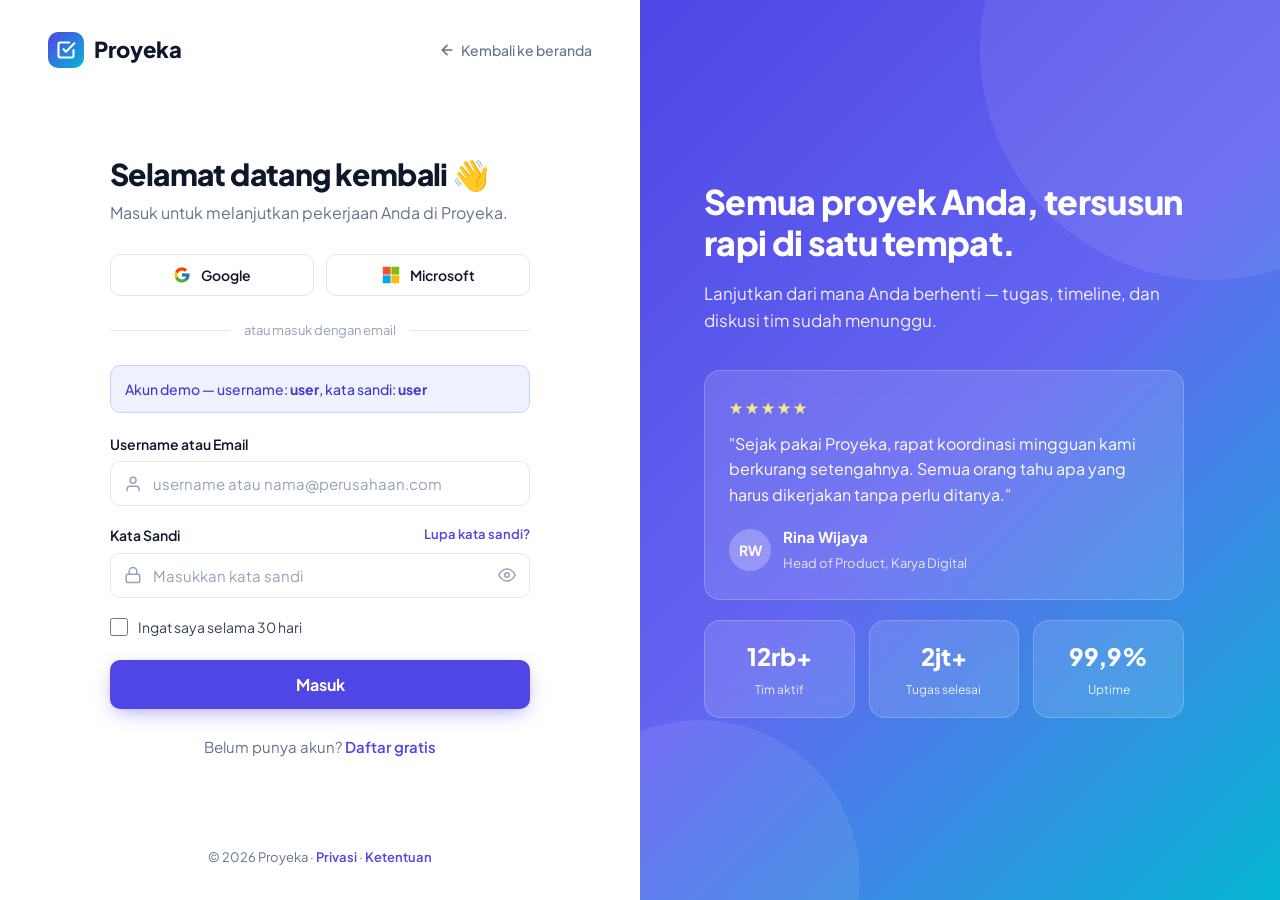
<file: landing-page/login.html>
<!DOCTYPE html>
<html lang="id">
<head>
  <meta charset="UTF-8" />
  <meta name="viewport" content="width=device-width, initial-scale=1.0" />
  <title>Masuk — Proyeka</title>
  <meta name="description" content="Masuk ke akun Proyeka Anda untuk mengelola proyek dan tim." />
  <link rel="preconnect" href="https://fonts.googleapis.com" />
  <link rel="preconnect" href="https://fonts.gstatic.com" crossorigin />
  <link href="https://fonts.googleapis.com/css2?family=Plus+Jakarta+Sans:wght@400;500;600;700;800&display=swap" rel="stylesheet" />
  <link rel="stylesheet" href="auth.css" />
</head>
<body>
  <div class="auth">
    <!-- ================= FORM ================= -->
    <div class="auth-form-side">
      <div class="auth-top">
        <a href="index.html" class="logo" aria-label="Proyeka beranda">
          <div class="logo-mark">
            <svg width="20" height="20" viewBox="0 0 24 24" fill="none" stroke="#fff" stroke-width="2.5" stroke-linecap="round" stroke-linejoin="round"><path d="M9 11l3 3L22 4"/><path d="M21 12v7a2 2 0 0 1-2 2H5a2 2 0 0 1-2-2V5a2 2 0 0 1 2-2h11"/></svg>
          </div>
          Proyeka
        </a>
        <a href="index.html" class="back-link">
          <svg width="16" height="16" viewBox="0 0 24 24" fill="none" stroke="currentColor" stroke-width="2.5" stroke-linecap="round" stroke-linejoin="round"><line x1="19" y1="12" x2="5" y2="12"/><polyline points="12 19 5 12 12 5"/></svg>
          <span>Kembali ke beranda</span>
        </a>
      </div>

      <main class="auth-box">
        <h1>Selamat datang kembali 👋</h1>
        <p class="sub">Masuk untuk melanjutkan pekerjaan Anda di Proyeka.</p>

        <div class="sso">
          <button type="button" class="btn-sso" data-provider="Google">
            <svg width="18" height="18" viewBox="0 0 48 48"><path fill="#FFC107" d="M43.6 20.5H42V20H24v8h11.3C33.7 32.7 29.2 36 24 36c-6.6 0-12-5.4-12-12s5.4-12 12-12c3.1 0 5.8 1.2 7.9 3.1l5.7-5.7C34 6.1 29.3 4 24 4 12.9 4 4 12.9 4 24s8.9 20 20 20 20-8.9 20-20c0-1.3-.1-2.4-.4-3.5z"/><path fill="#FF3D00" d="M6.3 14.7l6.6 4.8C14.7 15.1 19 12 24 12c3.1 0 5.8 1.2 7.9 3.1l5.7-5.7C34 6.1 29.3 4 24 4 16.3 4 9.7 8.3 6.3 14.7z"/><path fill="#4CAF50" d="M24 44c5.2 0 9.9-2 13.4-5.2l-6.2-5.2C29.2 35.1 26.7 36 24 36c-5.2 0-9.6-3.3-11.3-8l-6.5 5C9.5 39.6 16.2 44 24 44z"/><path fill="#1976D2" d="M43.6 20.5H42V20H24v8h11.3c-.8 2.2-2.2 4.2-4.1 5.6l6.2 5.2C37 39.2 44 34 44 24c0-1.3-.1-2.4-.4-3.5z"/></svg>
            Google
          </button>
          <button type="button" class="btn-sso" data-provider="Microsoft">
            <svg width="18" height="18" viewBox="0 0 23 23"><path fill="#f35325" d="M1 1h10v10H1z"/><path fill="#81bc06" d="M12 1h10v10H12z"/><path fill="#05a6f0" d="M1 12h10v10H1z"/><path fill="#ffba08" d="M12 12h10v10H12z"/></svg>
            Microsoft
          </button>
        </div>

        <div class="divider">atau masuk dengan email</div>

        <div class="alert" id="alert" role="alert"></div>

        <form id="loginForm" novalidate>
          <div class="alert info show">Akun demo — username: <strong>user</strong>, kata sandi: <strong>user</strong></div>

          <div class="field" id="f-email">
            <label for="email">Username atau Email</label>
            <div class="input-wrap">
              <svg width="18" height="18" viewBox="0 0 24 24" fill="none" stroke="currentColor" stroke-width="2" stroke-linecap="round" stroke-linejoin="round"><path d="M20 21v-2a4 4 0 0 0-4-4H8a4 4 0 0 0-4 4v2"/><circle cx="12" cy="7" r="4"/></svg>
              <input type="text" id="email" name="username" placeholder="username atau nama@perusahaan.com" autocomplete="username" autocapitalize="none" spellcheck="false" />
            </div>
            <div class="error">Username atau email wajib diisi.</div>
          </div>

          <div class="field" id="f-password">
            <label for="password">Kata Sandi <a href="#" id="forgotLink">Lupa kata sandi?</a></label>
            <div class="input-wrap has-toggle">
              <svg width="18" height="18" viewBox="0 0 24 24" fill="none" stroke="currentColor" stroke-width="2" stroke-linecap="round" stroke-linejoin="round"><rect x="3" y="11" width="18" height="11" rx="2"/><path d="M7 11V7a5 5 0 0 1 10 0v4"/></svg>
              <input type="password" id="password" name="password" placeholder="Masukkan kata sandi" autocomplete="current-password" />
              <button type="button" class="toggle-pass" aria-label="Tampilkan kata sandi" data-target="password">
                <svg width="18" height="18" viewBox="0 0 24 24" fill="none" stroke="currentColor" stroke-width="2" stroke-linecap="round" stroke-linejoin="round"><path d="M1 12s4-8 11-8 11 8 11 8-4 8-11 8-11-8-11-8z"/><circle cx="12" cy="12" r="3"/></svg>
              </button>
            </div>
            <div class="error">Kata sandi wajib diisi.</div>
          </div>

          <label class="check-row">
            <input type="checkbox" id="remember" name="remember" />
            Ingat saya selama 30 hari
          </label>

          <button type="submit" class="btn-submit" id="submitBtn">
            <span class="spinner"></span>
            <span class="label">Masuk</span>
          </button>
        </form>

        <p class="switch-auth">Belum punya akun? <a href="register.html">Daftar gratis</a></p>
      </main>

      <p class="legal">© <span id="year"></span> Proyeka · <a href="#">Privasi</a> · <a href="#">Ketentuan</a></p>
    </div>

    <!-- ================= VISUAL ================= -->
    <aside class="auth-visual" aria-hidden="true">
      <h2>Semua proyek Anda, tersusun rapi di satu tempat.</h2>
      <p>Lanjutkan dari mana Anda berhenti — tugas, timeline, dan diskusi tim sudah menunggu.</p>
      <div class="glass">
        <div class="stars">★★★★★</div>
        <blockquote>"Sejak pakai Proyeka, rapat koordinasi mingguan kami berkurang setengahnya. Semua orang tahu apa yang harus dikerjakan tanpa perlu ditanya."</blockquote>
        <div class="person">
          <div class="avatar">RW</div>
          <div><strong>Rina Wijaya</strong><small>Head of Product, Karya Digital</small></div>
        </div>
      </div>
      <div class="mini-stats">
        <div class="glass"><strong>12rb+</strong><span>Tim aktif</span></div>
        <div class="glass"><strong>2jt+</strong><span>Tugas selesai</span></div>
        <div class="glass"><strong>99,9%</strong><span>Uptime</span></div>
      </div>
    </aside>
  </div>

  <script src="auth.js"></script>
  <script>
    // Sudah login? Langsung ke halaman akun
    if (Auth.current()) location.replace('akun.html');

    const EMAIL_RE = /^[^\s@]+@[^\s@]+\.[^\s@]+$/;
    const alertBox = document.getElementById('alert');

    function showAlert(type, text) {
      alertBox.className = 'alert show ' + type;
      alertBox.textContent = text;
    }
    function setInvalid(id, invalid) {
      document.getElementById(id).classList.toggle('invalid', invalid);
      return !invalid;
    }

    // Show/hide password
    document.querySelectorAll('.toggle-pass').forEach(btn => {
      btn.addEventListener('click', () => {
        const input = document.getElementById(btn.dataset.target);
        const show = input.type === 'password';
        input.type = show ? 'text' : 'password';
        btn.setAttribute('aria-label', show ? 'Sembunyikan kata sandi' : 'Tampilkan kata sandi');
        btn.style.color = show ? 'var(--primary)' : '';
      });
    });

    // Clear error while typing
    document.querySelectorAll('.field input').forEach(input => {
      input.addEventListener('input', () => input.closest('.field').classList.remove('invalid'));
    });

    // SSO (demo)
    document.querySelectorAll('.btn-sso').forEach(btn => {
      btn.addEventListener('click', () => showAlert('success', 'Mengarahkan ke login ' + btn.dataset.provider + '… (demo)'));
    });

    // Forgot password (demo)
    document.getElementById('forgotLink').addEventListener('click', e => {
      e.preventDefault();
      const email = document.getElementById('email').value.trim();
      if (!setInvalid('f-email', !EMAIL_RE.test(email))) {
        showAlert('danger', 'Isi email Anda terlebih dahulu untuk mereset kata sandi.');
        return;
      }
      showAlert('success', 'Link reset kata sandi telah dikirim ke ' + email + '.');
    });

    // Prefill email from query string (?email=...)
    const qsEmail = new URLSearchParams(location.search).get('email');
    if (qsEmail) document.getElementById('email').value = qsEmail;

    // Submit
    document.getElementById('loginForm').addEventListener('submit', e => {
      e.preventDefault();
      const identifier = document.getElementById('email').value.trim();
      const password = document.getElementById('password').value;
      const remember = document.getElementById('remember').checked;

      const ok = [
        setInvalid('f-email', identifier.length === 0),
        setInvalid('f-password', password.length === 0),
      ].every(Boolean);
      if (!ok) { alertBox.className = 'alert'; return; }

      const btn = document.getElementById('submitBtn');
      btn.disabled = true;
      btn.classList.add('loading');
      btn.querySelector('.label').textContent = 'Memproses…';

      // Simulasi request ke server — ganti dengan fetch('/api/login', ...) di produksi
      setTimeout(() => {
        if (Auth.login(identifier, password, remember)) {
          showAlert('success', 'Berhasil masuk! Mengarahkan ke halaman akun Anda…');
          setTimeout(() => location.replace('akun.html'), 600);
          return;
        }
        btn.disabled = false;
        btn.classList.remove('loading');
        btn.querySelector('.label').textContent = 'Masuk';
        document.getElementById('password').value = '';
        showAlert('danger', 'Username/email atau kata sandi salah. Silakan coba lagi.');
      }, 800);
    });

    document.getElementById('year').textContent = new Date().getFullYear();
  </script>
</body>
</html>
</file>
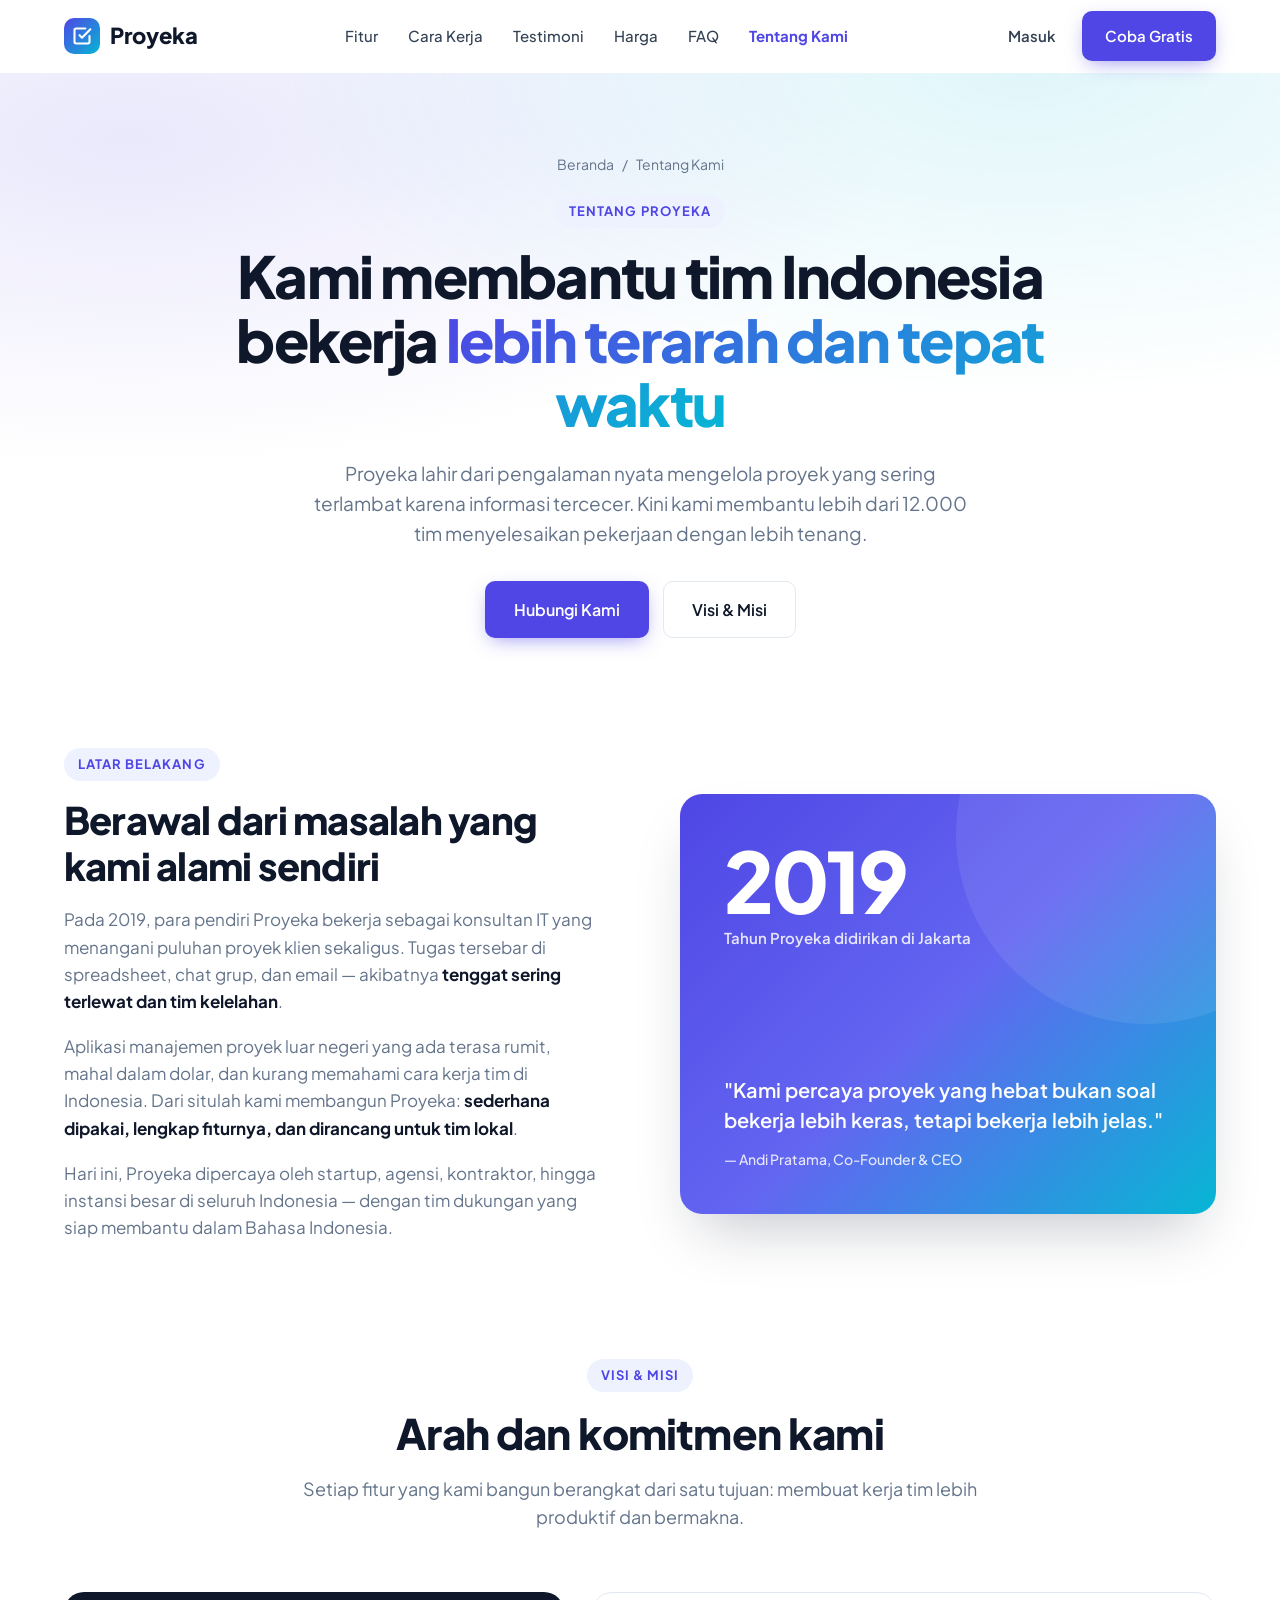
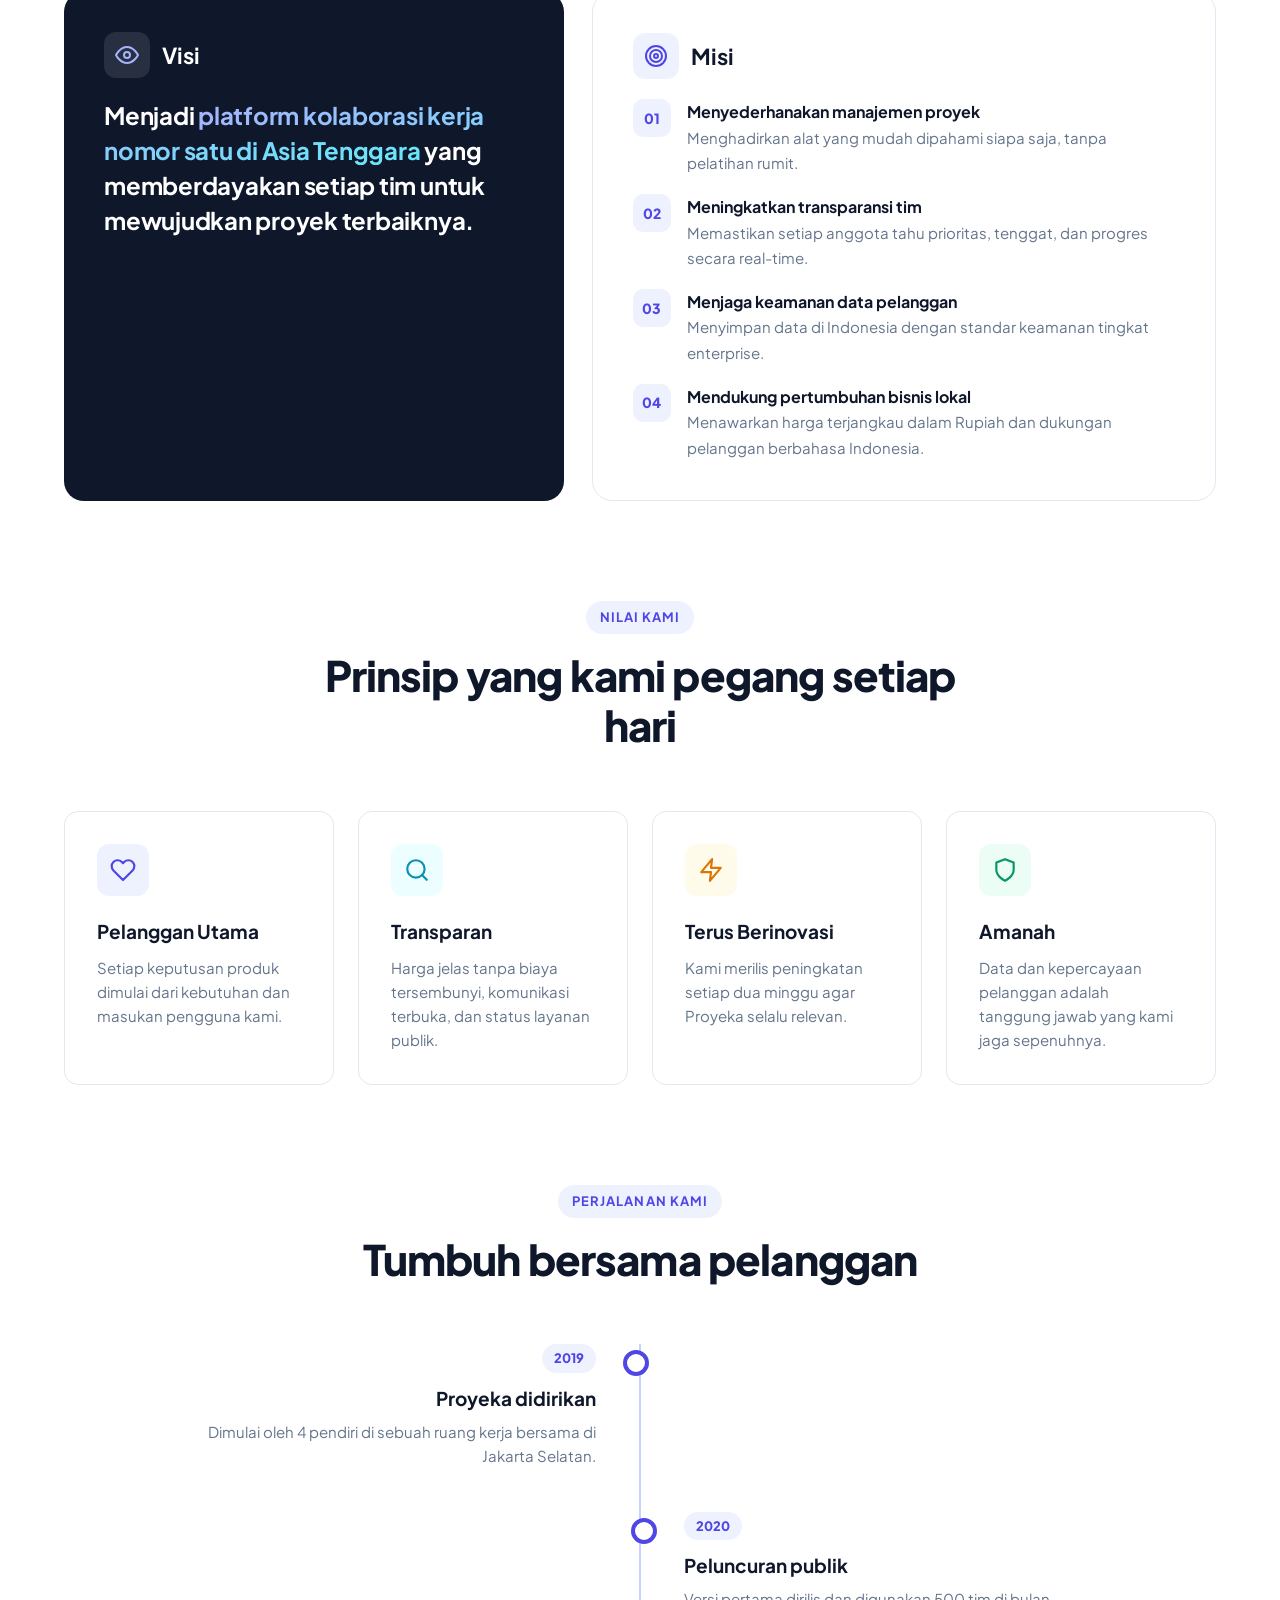
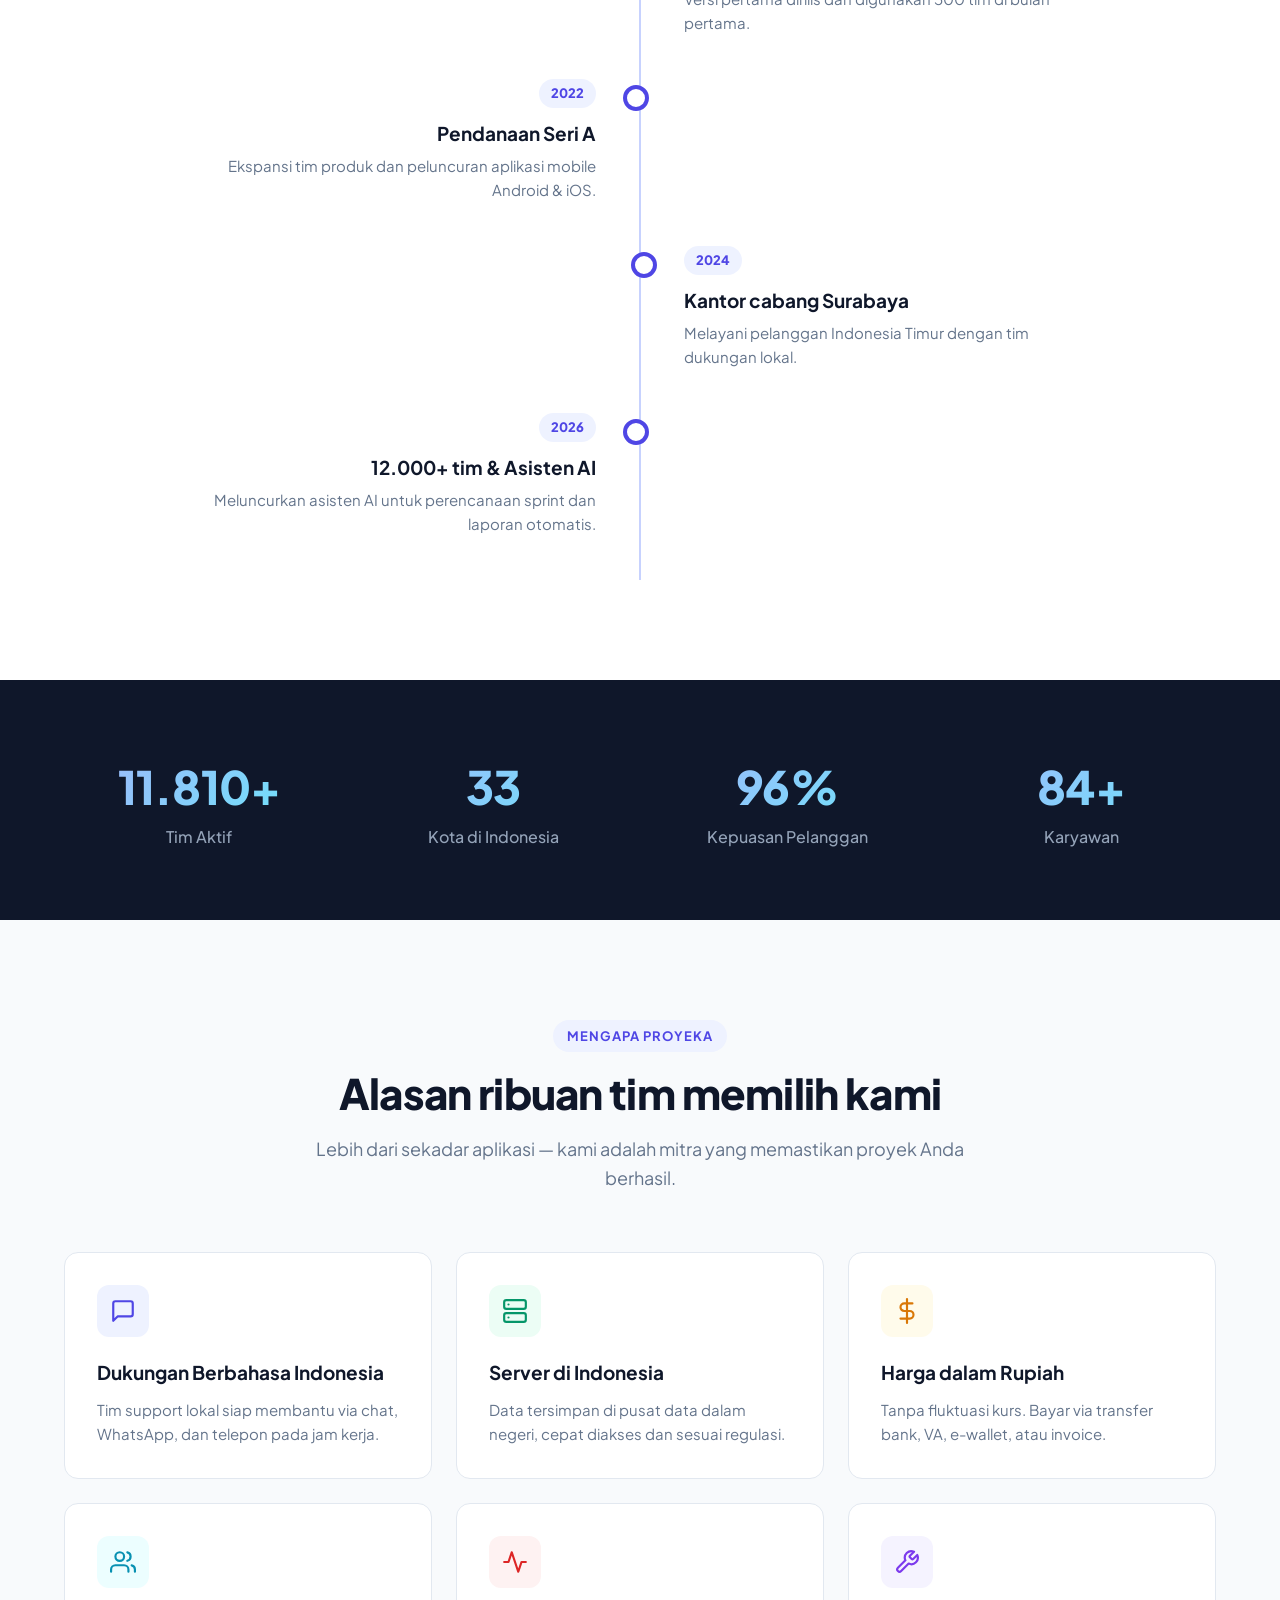
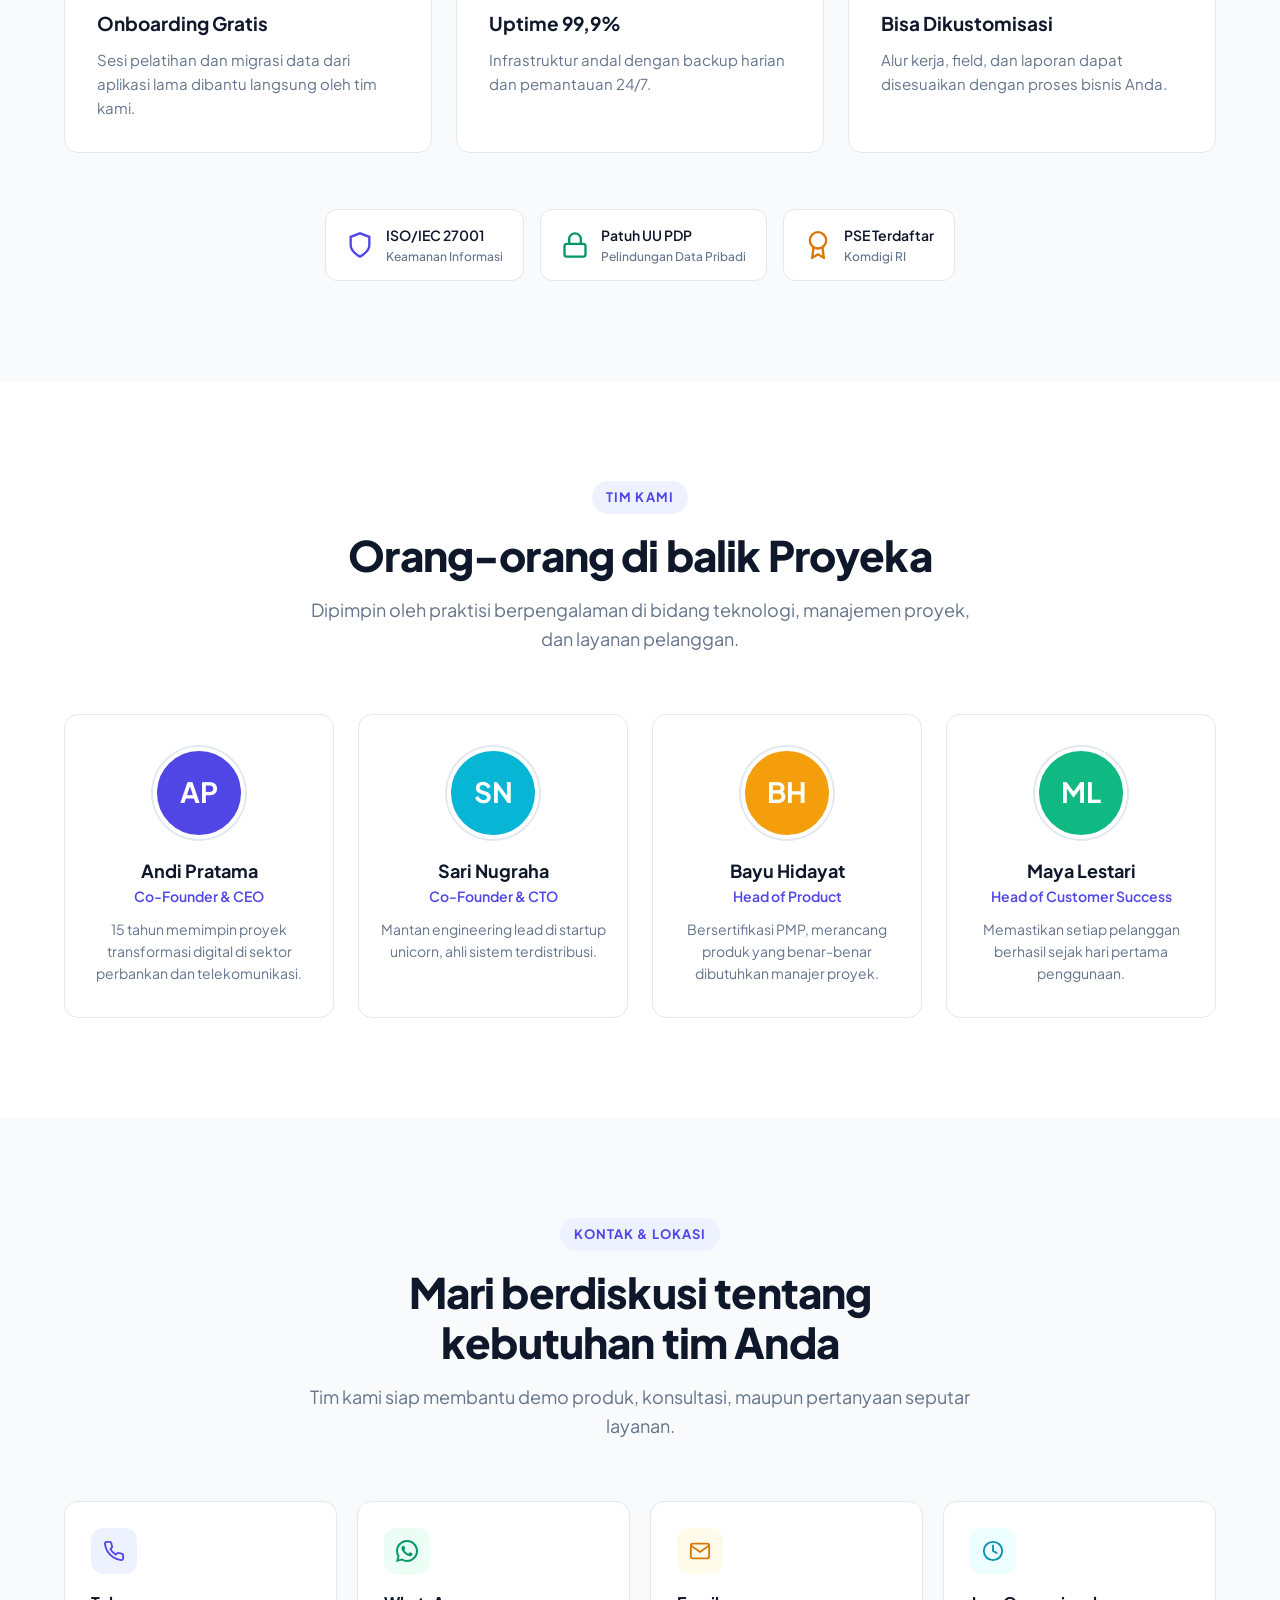
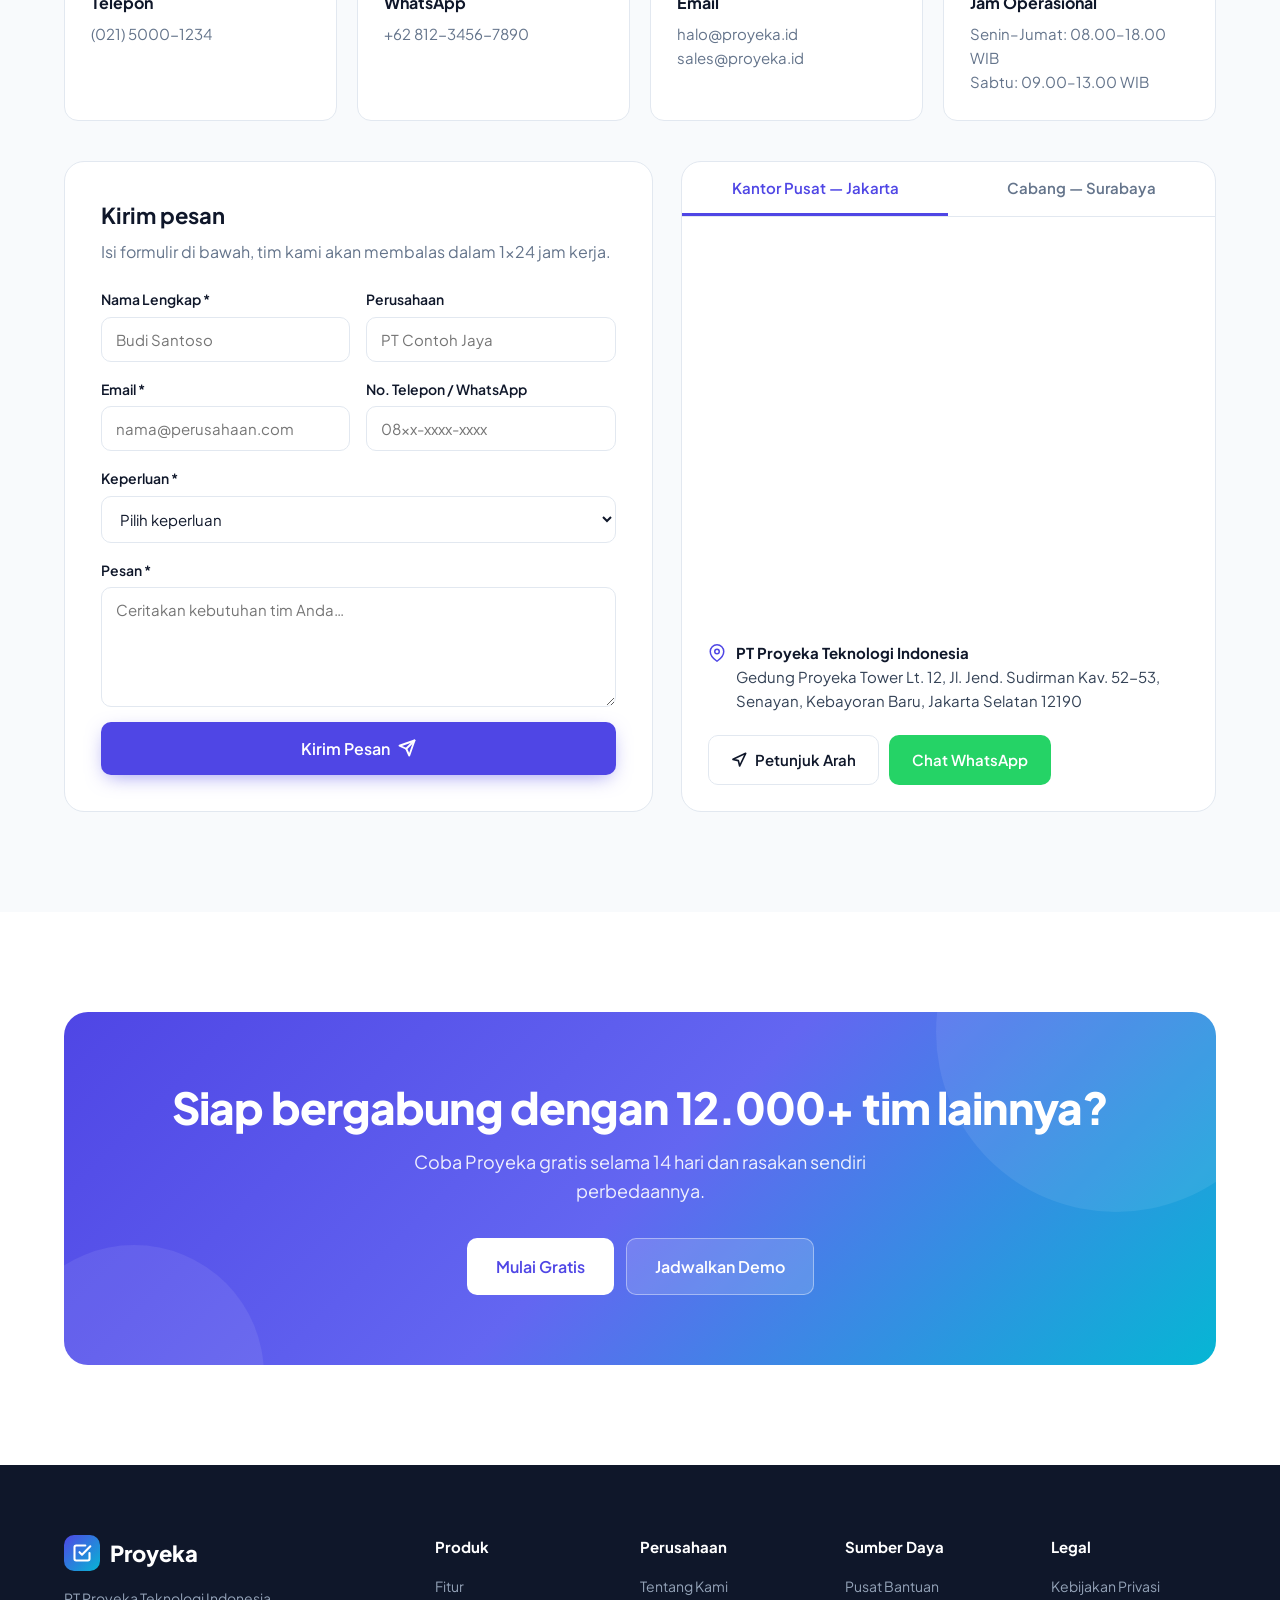
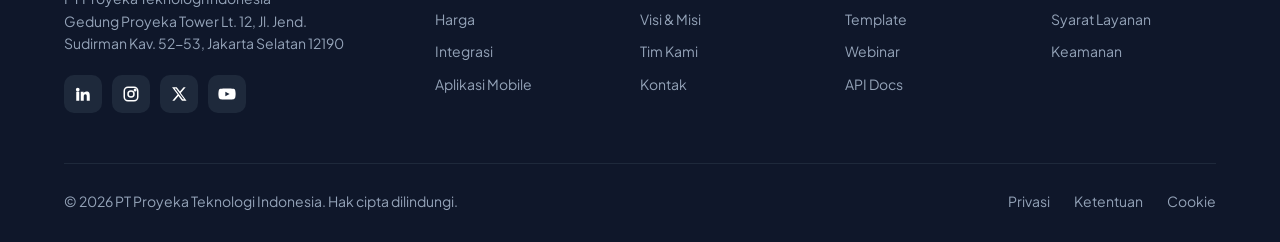
<file: landing-page/profil.html>
<!DOCTYPE html>
<html lang="id">
<head>
  <meta charset="UTF-8" />
  <meta name="viewport" content="width=device-width, initial-scale=1.0" />
  <title>Tentang Kami — Proyeka</title>
  <meta name="description" content="Kenali Proyeka: latar belakang, visi, misi, nilai, tim, serta lokasi kantor dan cara menghubungi kami." />
  <link rel="preconnect" href="https://fonts.googleapis.com" />
  <link rel="preconnect" href="https://fonts.gstatic.com" crossorigin />
  <link href="https://fonts.googleapis.com/css2?family=Plus+Jakarta+Sans:wght@400;500;600;700;800&display=swap" rel="stylesheet" />
  <link rel="stylesheet" href="style.css" />
  <style>
    /* ---------- Page hero ---------- */
    .page-hero { padding: 80px 0 90px; text-align: center; }
    .breadcrumb { display: flex; justify-content: center; gap: 8px; font-size: 14px; color: var(--muted); margin-bottom: 20px; }
    .breadcrumb a:hover { color: var(--primary); }
    .page-hero h1 { font-size: clamp(36px, 5.5vw, 58px); line-height: 1.1; font-weight: 800; color: var(--dark); letter-spacing: -.03em; max-width: 860px; margin: 0 auto; }
    .page-hero p.lead { font-size: 19px; color: var(--muted); max-width: 680px; margin: 22px auto 0; }
    .hero-cta { margin-top: 32px; }

    /* ---------- Story ---------- */
    .story-text p { font-size: 17px; color: var(--muted); margin-bottom: 18px; }
    .story-text p strong { color: var(--dark); }
    .story-visual {
      position: relative; border-radius: 22px; padding: 44px; min-height: 420px; color: var(--white); overflow: hidden;
      background: linear-gradient(135deg, var(--primary) 0%, #6366f1 50%, var(--accent) 100%);
      display: flex; flex-direction: column; justify-content: space-between; box-shadow: var(--shadow-lg);
    }
    .story-visual::before { content: ""; position: absolute; width: 380px; height: 380px; border-radius: 50%; background: rgba(255,255,255,.08); top: -150px; right: -120px; }
    .story-visual .year { font-size: 84px; font-weight: 800; line-height: 1; letter-spacing: -.04em; position: relative; }
    .story-visual .year small { display: block; font-size: 15px; font-weight: 600; letter-spacing: 0; opacity: .85; margin-top: 8px; }
    .story-visual blockquote { font-size: 20px; font-weight: 600; line-height: 1.5; position: relative; }
    .story-visual cite { display: block; font-style: normal; font-size: 14px; font-weight: 500; opacity: .85; margin-top: 14px; }

    /* ---------- Vision & mission ---------- */
    .vm-grid { display: grid; grid-template-columns: 1fr 1.25fr; gap: 28px; }
    .vm-card { border-radius: 20px; padding: 40px; }
    .vm-card h3 { display: flex; align-items: center; gap: 12px; font-size: 22px; color: var(--dark); margin-bottom: 20px; }
    .vm-card h3 .feature-icon { margin: 0; width: 46px; height: 46px; }
    .vision { background: var(--dark); color: var(--white); }
    .vision h3 { color: var(--white); }
    .vision p { font-size: 24px; font-weight: 700; line-height: 1.45; letter-spacing: -.01em; }
    .vision p span { background: linear-gradient(135deg, #a5b4fc, #67e8f9); -webkit-background-clip: text; background-clip: text; color: transparent; }
    .mission { background: var(--white); border: 1px solid var(--border); }
    .mission ol { list-style: none; display: grid; gap: 18px; counter-reset: m; }
    .mission li { display: flex; gap: 16px; counter-increment: m; }
    .mission li::before {
      content: counter(m, decimal-leading-zero); flex-shrink: 0; width: 38px; height: 38px; border-radius: 10px;
      background: var(--primary-light); color: var(--primary); font-weight: 800; font-size: 14px; display: grid; place-items: center;
    }
    .mission li strong { display: block; color: var(--dark); }
    .mission li span { color: var(--muted); font-size: 15px; }

    /* ---------- Values ---------- */
    .values-grid { display: grid; grid-template-columns: repeat(4, 1fr); gap: 24px; }

    /* ---------- Timeline ---------- */
    .timeline { position: relative; max-width: 900px; margin: 0 auto; }
    .timeline::before { content: ""; position: absolute; left: 50%; top: 0; bottom: 0; width: 2px; background: #c7d2fe; transform: translateX(-50%); }
    .tl-item { position: relative; width: 50%; padding: 0 44px 44px 0; text-align: right; }
    .tl-item:nth-child(even) { margin-left: 50%; padding: 0 0 44px 44px; text-align: left; }
    .tl-item::after {
      content: ""; position: absolute; top: 6px; right: -9px; width: 18px; height: 18px; border-radius: 50%;
      background: var(--white); border: 4px solid var(--primary);
    }
    .tl-item:nth-child(even)::after { right: auto; left: -9px; }
    .tl-year { display: inline-block; font-size: 13px; font-weight: 800; color: var(--primary); background: var(--primary-light); padding: 4px 12px; border-radius: 999px; margin-bottom: 10px; }
    .tl-item h3 { font-size: 19px; color: var(--dark); margin-bottom: 6px; }
    .tl-item p { color: var(--muted); font-size: 15px; }

    /* ---------- Why us ---------- */
    .why { background: var(--bg-soft); }
    .trust-row { display: flex; justify-content: center; gap: 16px; flex-wrap: wrap; margin-top: 56px; }
    .trust {
      display: flex; align-items: center; gap: 12px; background: var(--white); border: 1px solid var(--border);
      border-radius: 12px; padding: 14px 20px; font-size: 14px; font-weight: 600; color: var(--dark);
    }
    .trust small { display: block; color: var(--muted); font-weight: 500; font-size: 12px; }

    /* ---------- Team ---------- */
    .team-grid { display: grid; grid-template-columns: repeat(4, 1fr); gap: 24px; }
    .member { text-align: center; border: 1px solid var(--border); border-radius: var(--radius); padding: 32px 20px; transition: all .25s; }
    .member:hover { transform: translateY(-4px); box-shadow: var(--shadow); border-color: transparent; }
    .member .avatar { width: 92px; height: 92px; margin: 0 auto 18px; font-size: 28px; border: 4px solid var(--white); box-shadow: 0 0 0 2px var(--border); }
    .member h3 { font-size: 18px; color: var(--dark); }
    .member .role { color: var(--primary); font-weight: 600; font-size: 14px; margin-bottom: 10px; }
    .member p { font-size: 14px; color: var(--muted); }

    /* ---------- Contact ---------- */
    .contact { background: var(--bg-soft); }
    .contact-cards { display: grid; grid-template-columns: repeat(4, 1fr); gap: 20px; margin-bottom: 40px; }
    .c-card { background: var(--white); border: 1px solid var(--border); border-radius: var(--radius); padding: 26px; }
    .c-card .feature-icon { width: 46px; height: 46px; margin-bottom: 16px; }
    .c-card h3 { font-size: 16px; color: var(--dark); margin-bottom: 6px; }
    .c-card p, .c-card a { font-size: 15px; color: var(--muted); display: block; }
    .c-card a:hover { color: var(--primary); }

    .contact-main { display: grid; grid-template-columns: 1.1fr 1fr; gap: 28px; }
    .panel { background: var(--white); border: 1px solid var(--border); border-radius: 20px; padding: 36px; }
    .panel h3 { font-size: 22px; color: var(--dark); margin-bottom: 6px; }
    .panel > p { color: var(--muted); margin-bottom: 24px; }
    .form-grid { display: grid; grid-template-columns: 1fr 1fr; gap: 16px; }
    .form-grid .full { grid-column: 1 / -1; }
    .fg label { display: block; font-size: 14px; font-weight: 600; color: var(--dark); margin-bottom: 6px; }
    .fg input, .fg select, .fg textarea {
      width: 100%; padding: 12px 14px; border: 1px solid var(--border); border-radius: 10px; background: var(--white);
      font-family: inherit; font-size: 15px; color: var(--dark); transition: border-color .2s, box-shadow .2s;
    }
    .fg textarea { resize: vertical; min-height: 120px; }
    .fg input:focus, .fg select:focus, .fg textarea:focus { outline: none; border-color: var(--primary); box-shadow: 0 0 0 4px rgba(79,70,229,.12); }
    .fg.invalid input, .fg.invalid select, .fg.invalid textarea { border-color: var(--danger); }
    .fg .error { display: none; color: var(--danger); font-size: 13px; margin-top: 5px; font-weight: 500; }
    .fg.invalid .error { display: block; }
    .contact-form .btn { width: 100%; margin-top: 8px; }
    .form-alert { display: none; padding: 12px 14px; border-radius: 10px; font-size: 14px; font-weight: 500; margin-bottom: 18px; background: #ecfdf5; color: #047857; border: 1px solid #a7f3d0; }
    .form-alert.show { display: block; }

    .map-panel { padding: 0; overflow: hidden; display: flex; flex-direction: column; }
    .office-tabs { display: flex; border-bottom: 1px solid var(--border); }
    .office-tab {
      flex: 1; padding: 16px; background: none; border: none; border-bottom: 3px solid transparent; cursor: pointer;
      font-family: inherit; font-size: 15px; font-weight: 600; color: var(--muted);
    }
    .office-tab.active { color: var(--primary); border-color: var(--primary); }
    .map-panel iframe { width: 100%; flex: 1; min-height: 320px; border: 0; display: block; }
    .office-info { padding: 22px 26px; display: grid; gap: 10px; font-size: 15px; }
    .office-info div { display: flex; gap: 10px; align-items: flex-start; }
    .office-info svg { flex-shrink: 0; margin-top: 3px; color: var(--primary); }
    .office-info strong { color: var(--dark); }
    .office-actions { display: flex; gap: 10px; padding: 0 26px 26px; flex-wrap: wrap; }
    .btn-wa { background: #25d366; color: var(--white); }
    .btn-wa:hover { background: #1ebe5a; }

    @media (max-width: 1024px) {
      .values-grid, .team-grid, .contact-cards { grid-template-columns: repeat(2, 1fr); }
      .contact-main, .vm-grid { grid-template-columns: 1fr; }
    }
    @media (max-width: 860px) {
      .timeline::before { left: 9px; }
      .tl-item, .tl-item:nth-child(even) { width: 100%; margin-left: 0; padding: 0 0 36px 44px; text-align: left; }
      .tl-item::after, .tl-item:nth-child(even)::after { left: 0; right: auto; }
      .story-visual { min-height: 320px; }
    }
    @media (max-width: 640px) {
      .values-grid, .team-grid, .contact-cards, .form-grid { grid-template-columns: 1fr; }
      .vm-card, .panel { padding: 28px 22px; }
      .vision p { font-size: 20px; }
      .story-visual { padding: 32px; }
      .story-visual .year { font-size: 64px; }
    }
  </style>
</head>
<body>

  <!-- ================= NAVBAR ================= -->
  <header class="navbar" id="navbar">
    <div class="container nav-inner">
      <a href="index.html" class="logo" aria-label="Proyeka beranda">
        <div class="logo-mark">
          <svg width="20" height="20" viewBox="0 0 24 24" fill="none" stroke="#fff" stroke-width="2.5" stroke-linecap="round" stroke-linejoin="round"><path d="M9 11l3 3L22 4"/><path d="M21 12v7a2 2 0 0 1-2 2H5a2 2 0 0 1-2-2V5a2 2 0 0 1 2-2h11"/></svg>
        </div>
        Proyeka
      </a>
      <ul class="nav-links" id="navLinks">
        <li><a href="index.html#fitur">Fitur</a></li>
        <li><a href="index.html#cara-kerja">Cara Kerja</a></li>
        <li><a href="index.html#testimoni">Testimoni</a></li>
        <li><a href="index.html#harga">Harga</a></li>
        <li><a href="index.html#faq">FAQ</a></li>
        <li><a href="profil.html" class="active" aria-current="page">Tentang Kami</a></li>
        <li class="mobile-cta"><a href="login.html" class="btn btn-outline">Masuk</a><a href="register.html" class="btn btn-primary" style="margin-top:10px">Coba Gratis</a></li>
      </ul>
      <div class="nav-actions">
        <a href="login.html" class="nav-login">Masuk</a>
        <a href="register.html" class="btn btn-primary">Coba Gratis</a>
        <button class="menu-toggle" id="menuToggle" aria-label="Buka menu" aria-expanded="false">
          <svg width="26" height="26" viewBox="0 0 24 24" fill="none" stroke="#0f172a" stroke-width="2" stroke-linecap="round"><line x1="3" y1="6" x2="21" y2="6"/><line x1="3" y1="12" x2="21" y2="12"/><line x1="3" y1="18" x2="21" y2="18"/></svg>
        </button>
      </div>
    </div>
  </header>

  <main>
    <!-- ================= PAGE HERO ================= -->
    <section class="hero page-hero">
      <div class="container">
        <nav class="breadcrumb" aria-label="Breadcrumb"><a href="index.html">Beranda</a><span>/</span><span>Tentang Kami</span></nav>
        <span class="eyebrow">Tentang Proyeka</span>
        <h1>Kami membantu tim Indonesia bekerja <span class="gradient-text">lebih terarah dan tepat waktu</span></h1>
        <p class="lead">Proyeka lahir dari pengalaman nyata mengelola proyek yang sering terlambat karena informasi tercecer. Kini kami membantu lebih dari 12.000 tim menyelesaikan pekerjaan dengan lebih tenang.</p>
        <div class="hero-cta">
          <a href="#kontak" class="btn btn-primary btn-lg">Hubungi Kami</a>
          <a href="#visi-misi" class="btn btn-outline btn-lg">Visi & Misi</a>
        </div>
      </div>
    </section>

    <!-- ================= STORY ================= -->
    <section id="cerita" style="padding-top:20px">
      <div class="container split">
        <div class="split-text story-text reveal">
          <span class="eyebrow">Latar Belakang</span>
          <h2>Berawal dari masalah yang kami alami sendiri</h2>
          <p>Pada 2019, para pendiri Proyeka bekerja sebagai konsultan IT yang menangani puluhan proyek klien sekaligus. Tugas tersebar di spreadsheet, chat grup, dan email — akibatnya <strong>tenggat sering terlewat dan tim kelelahan</strong>.</p>
          <p>Aplikasi manajemen proyek luar negeri yang ada terasa rumit, mahal dalam dolar, dan kurang memahami cara kerja tim di Indonesia. Dari situlah kami membangun Proyeka: <strong>sederhana dipakai, lengkap fiturnya, dan dirancang untuk tim lokal</strong>.</p>
          <p>Hari ini, Proyeka dipercaya oleh startup, agensi, kontraktor, hingga instansi besar di seluruh Indonesia — dengan tim dukungan yang siap membantu dalam Bahasa Indonesia.</p>
        </div>
        <div class="story-visual reveal" aria-hidden="true">
          <div class="year">2019<small>Tahun Proyeka didirikan di Jakarta</small></div>
          <blockquote>"Kami percaya proyek yang hebat bukan soal bekerja lebih keras, tetapi bekerja lebih jelas."<cite>— Andi Pratama, Co-Founder & CEO</cite></blockquote>
        </div>
      </div>
    </section>

    <!-- ================= VISION & MISSION ================= -->
    <section id="visi-misi" style="padding-top:0">
      <div class="container">
        <div class="section-head reveal">
          <span class="eyebrow">Visi & Misi</span>
          <h2>Arah dan komitmen kami</h2>
          <p>Setiap fitur yang kami bangun berangkat dari satu tujuan: membuat kerja tim lebih produktif dan bermakna.</p>
        </div>
        <div class="vm-grid">
          <div class="vm-card vision reveal">
            <h3>
              <span class="feature-icon" style="background:rgba(255,255,255,.1)"><svg width="24" height="24" viewBox="0 0 24 24" fill="none" stroke="#a5b4fc" stroke-width="2" stroke-linecap="round" stroke-linejoin="round"><path d="M1 12s4-8 11-8 11 8 11 8-4 8-11 8-11-8-11-8z"/><circle cx="12" cy="12" r="3"/></svg></span>
              Visi
            </h3>
            <p>Menjadi <span>platform kolaborasi kerja nomor satu di Asia Tenggara</span> yang memberdayakan setiap tim untuk mewujudkan proyek terbaiknya.</p>
          </div>
          <div class="vm-card mission reveal">
            <h3>
              <span class="feature-icon" style="background:var(--primary-light)"><svg width="24" height="24" viewBox="0 0 24 24" fill="none" stroke="#4f46e5" stroke-width="2" stroke-linecap="round" stroke-linejoin="round"><circle cx="12" cy="12" r="10"/><circle cx="12" cy="12" r="6"/><circle cx="12" cy="12" r="2"/></svg></span>
              Misi
            </h3>
            <ol>
              <li><div><strong>Menyederhanakan manajemen proyek</strong><span>Menghadirkan alat yang mudah dipahami siapa saja, tanpa pelatihan rumit.</span></div></li>
              <li><div><strong>Meningkatkan transparansi tim</strong><span>Memastikan setiap anggota tahu prioritas, tenggat, dan progres secara real-time.</span></div></li>
              <li><div><strong>Menjaga keamanan data pelanggan</strong><span>Menyimpan data di Indonesia dengan standar keamanan tingkat enterprise.</span></div></li>
              <li><div><strong>Mendukung pertumbuhan bisnis lokal</strong><span>Menawarkan harga terjangkau dalam Rupiah dan dukungan pelanggan berbahasa Indonesia.</span></div></li>
            </ol>
          </div>
        </div>
      </div>
    </section>

    <!-- ================= VALUES ================= -->
    <section style="padding-top:0">
      <div class="container">
        <div class="section-head reveal">
          <span class="eyebrow">Nilai Kami</span>
          <h2>Prinsip yang kami pegang setiap hari</h2>
        </div>
        <div class="values-grid">
          <div class="feature reveal">
            <div class="feature-icon" style="background:#eef2ff"><svg width="26" height="26" viewBox="0 0 24 24" fill="none" stroke="#4f46e5" stroke-width="2" stroke-linecap="round" stroke-linejoin="round"><path d="M20.84 4.61a5.5 5.5 0 0 0-7.78 0L12 5.67l-1.06-1.06a5.5 5.5 0 0 0-7.78 7.78L12 21.23l8.84-8.84a5.5 5.5 0 0 0 0-7.78z"/></svg></div>
            <h3>Pelanggan Utama</h3>
            <p>Setiap keputusan produk dimulai dari kebutuhan dan masukan pengguna kami.</p>
          </div>
          <div class="feature reveal">
            <div class="feature-icon" style="background:#ecfeff"><svg width="26" height="26" viewBox="0 0 24 24" fill="none" stroke="#0891b2" stroke-width="2" stroke-linecap="round" stroke-linejoin="round"><circle cx="11" cy="11" r="8"/><line x1="21" y1="21" x2="16.65" y2="16.65"/></svg></div>
            <h3>Transparan</h3>
            <p>Harga jelas tanpa biaya tersembunyi, komunikasi terbuka, dan status layanan publik.</p>
          </div>
          <div class="feature reveal">
            <div class="feature-icon" style="background:#fffbeb"><svg width="26" height="26" viewBox="0 0 24 24" fill="none" stroke="#d97706" stroke-width="2" stroke-linecap="round" stroke-linejoin="round"><polygon points="13 2 3 14 12 14 11 22 21 10 12 10 13 2"/></svg></div>
            <h3>Terus Berinovasi</h3>
            <p>Kami merilis peningkatan setiap dua minggu agar Proyeka selalu relevan.</p>
          </div>
          <div class="feature reveal">
            <div class="feature-icon" style="background:#ecfdf5"><svg width="26" height="26" viewBox="0 0 24 24" fill="none" stroke="#059669" stroke-width="2" stroke-linecap="round" stroke-linejoin="round"><path d="M12 22s8-4 8-10V5l-8-3-8 3v7c0 6 8 10 8 10z"/></svg></div>
            <h3>Amanah</h3>
            <p>Data dan kepercayaan pelanggan adalah tanggung jawab yang kami jaga sepenuhnya.</p>
          </div>
        </div>
      </div>
    </section>

    <!-- ================= TIMELINE ================= -->
    <section style="padding-top:0">
      <div class="container">
        <div class="section-head reveal">
          <span class="eyebrow">Perjalanan Kami</span>
          <h2>Tumbuh bersama pelanggan</h2>
        </div>
        <div class="timeline">
          <div class="tl-item reveal"><span class="tl-year">2019</span><h3>Proyeka didirikan</h3><p>Dimulai oleh 4 pendiri di sebuah ruang kerja bersama di Jakarta Selatan.</p></div>
          <div class="tl-item reveal"><span class="tl-year">2020</span><h3>Peluncuran publik</h3><p>Versi pertama dirilis dan digunakan 500 tim di bulan pertama.</p></div>
          <div class="tl-item reveal"><span class="tl-year">2022</span><h3>Pendanaan Seri A</h3><p>Ekspansi tim produk dan peluncuran aplikasi mobile Android & iOS.</p></div>
          <div class="tl-item reveal"><span class="tl-year">2024</span><h3>Kantor cabang Surabaya</h3><p>Melayani pelanggan Indonesia Timur dengan tim dukungan lokal.</p></div>
          <div class="tl-item reveal"><span class="tl-year">2026</span><h3>12.000+ tim & Asisten AI</h3><p>Meluncurkan asisten AI untuk perencanaan sprint dan laporan otomatis.</p></div>
        </div>
      </div>
    </section>

    <!-- ================= STATS ================= -->
    <div class="stats-band">
      <div class="container stats-grid">
        <div><strong data-count="12000" data-suffix="+">0</strong><span>Tim Aktif</span></div>
        <div><strong data-count="34" data-suffix="">0</strong><span>Kota di Indonesia</span></div>
        <div><strong data-count="98" data-suffix="%">0</strong><span>Kepuasan Pelanggan</span></div>
        <div><strong data-count="85" data-suffix="+">0</strong><span>Karyawan</span></div>
      </div>
    </div>

    <!-- ================= WHY US ================= -->
    <section class="why">
      <div class="container">
        <div class="section-head reveal">
          <span class="eyebrow">Mengapa Proyeka</span>
          <h2>Alasan ribuan tim memilih kami</h2>
          <p>Lebih dari sekadar aplikasi — kami adalah mitra yang memastikan proyek Anda berhasil.</p>
        </div>
        <div class="features-grid">
          <div class="feature reveal">
            <div class="feature-icon" style="background:#eef2ff"><svg width="26" height="26" viewBox="0 0 24 24" fill="none" stroke="#4f46e5" stroke-width="2" stroke-linecap="round" stroke-linejoin="round"><path d="M21 15a2 2 0 0 1-2 2H7l-4 4V5a2 2 0 0 1 2-2h14a2 2 0 0 1 2 2z"/></svg></div>
            <h3>Dukungan Berbahasa Indonesia</h3>
            <p>Tim support lokal siap membantu via chat, WhatsApp, dan telepon pada jam kerja.</p>
          </div>
          <div class="feature reveal">
            <div class="feature-icon" style="background:#ecfdf5"><svg width="26" height="26" viewBox="0 0 24 24" fill="none" stroke="#059669" stroke-width="2" stroke-linecap="round" stroke-linejoin="round"><rect x="2" y="2" width="20" height="8" rx="2"/><rect x="2" y="14" width="20" height="8" rx="2"/><line x1="6" y1="6" x2="6.01" y2="6"/><line x1="6" y1="18" x2="6.01" y2="18"/></svg></div>
            <h3>Server di Indonesia</h3>
            <p>Data tersimpan di pusat data dalam negeri, cepat diakses dan sesuai regulasi.</p>
          </div>
          <div class="feature reveal">
            <div class="feature-icon" style="background:#fffbeb"><svg width="26" height="26" viewBox="0 0 24 24" fill="none" stroke="#d97706" stroke-width="2" stroke-linecap="round" stroke-linejoin="round"><line x1="12" y1="1" x2="12" y2="23"/><path d="M17 5H9.5a3.5 3.5 0 0 0 0 7h5a3.5 3.5 0 0 1 0 7H6"/></svg></div>
            <h3>Harga dalam Rupiah</h3>
            <p>Tanpa fluktuasi kurs. Bayar via transfer bank, VA, e-wallet, atau invoice.</p>
          </div>
          <div class="feature reveal">
            <div class="feature-icon" style="background:#ecfeff"><svg width="26" height="26" viewBox="0 0 24 24" fill="none" stroke="#0891b2" stroke-width="2" stroke-linecap="round" stroke-linejoin="round"><path d="M17 21v-2a4 4 0 0 0-4-4H5a4 4 0 0 0-4 4v2"/><circle cx="9" cy="7" r="4"/><path d="M23 21v-2a4 4 0 0 0-3-3.87"/><path d="M16 3.13a4 4 0 0 1 0 7.75"/></svg></div>
            <h3>Onboarding Gratis</h3>
            <p>Sesi pelatihan dan migrasi data dari aplikasi lama dibantu langsung oleh tim kami.</p>
          </div>
          <div class="feature reveal">
            <div class="feature-icon" style="background:#fef2f2"><svg width="26" height="26" viewBox="0 0 24 24" fill="none" stroke="#dc2626" stroke-width="2" stroke-linecap="round" stroke-linejoin="round"><polyline points="22 12 18 12 15 21 9 3 6 12 2 12"/></svg></div>
            <h3>Uptime 99,9%</h3>
            <p>Infrastruktur andal dengan backup harian dan pemantauan 24/7.</p>
          </div>
          <div class="feature reveal">
            <div class="feature-icon" style="background:#f5f3ff"><svg width="26" height="26" viewBox="0 0 24 24" fill="none" stroke="#7c3aed" stroke-width="2" stroke-linecap="round" stroke-linejoin="round"><path d="M14.7 6.3a1 1 0 0 0 0 1.4l1.6 1.6a1 1 0 0 0 1.4 0l3.77-3.77a6 6 0 0 1-7.94 7.94l-6.91 6.91a2.12 2.12 0 0 1-3-3l6.91-6.91a6 6 0 0 1 7.94-7.94l-3.76 3.76z"/></svg></div>
            <h3>Bisa Dikustomisasi</h3>
            <p>Alur kerja, field, dan laporan dapat disesuaikan dengan proses bisnis Anda.</p>
          </div>
        </div>
        <div class="trust-row">
          <div class="trust reveal"><svg width="28" height="28" viewBox="0 0 24 24" fill="none" stroke="#4f46e5" stroke-width="2"><path d="M12 22s8-4 8-10V5l-8-3-8 3v7c0 6 8 10 8 10z"/></svg><div>ISO/IEC 27001<small>Keamanan Informasi</small></div></div>
          <div class="trust reveal"><svg width="28" height="28" viewBox="0 0 24 24" fill="none" stroke="#059669" stroke-width="2"><rect x="3" y="11" width="18" height="11" rx="2"/><path d="M7 11V7a5 5 0 0 1 10 0v4"/></svg><div>Patuh UU PDP<small>Pelindungan Data Pribadi</small></div></div>
          <div class="trust reveal"><svg width="28" height="28" viewBox="0 0 24 24" fill="none" stroke="#d97706" stroke-width="2"><circle cx="12" cy="8" r="7"/><polyline points="8.21 13.89 7 23 12 20 17 23 15.79 13.88"/></svg><div>PSE Terdaftar<small>Komdigi RI</small></div></div>
        </div>
      </div>
    </section>

    <!-- ================= TEAM ================= -->
    <section id="tim">
      <div class="container">
        <div class="section-head reveal">
          <span class="eyebrow">Tim Kami</span>
          <h2>Orang-orang di balik Proyeka</h2>
          <p>Dipimpin oleh praktisi berpengalaman di bidang teknologi, manajemen proyek, dan layanan pelanggan.</p>
        </div>
        <div class="team-grid">
          <div class="member reveal">
            <div class="avatar" style="background:#4f46e5">AP</div>
            <h3>Andi Pratama</h3>
            <div class="role">Co-Founder & CEO</div>
            <p>15 tahun memimpin proyek transformasi digital di sektor perbankan dan telekomunikasi.</p>
          </div>
          <div class="member reveal">
            <div class="avatar" style="background:#06b6d4">SN</div>
            <h3>Sari Nugraha</h3>
            <div class="role">Co-Founder & CTO</div>
            <p>Mantan engineering lead di startup unicorn, ahli sistem terdistribusi.</p>
          </div>
          <div class="member reveal">
            <div class="avatar" style="background:#f59e0b">BH</div>
            <h3>Bayu Hidayat</h3>
            <div class="role">Head of Product</div>
            <p>Bersertifikasi PMP, merancang produk yang benar-benar dibutuhkan manajer proyek.</p>
          </div>
          <div class="member reveal">
            <div class="avatar" style="background:#10b981">ML</div>
            <h3>Maya Lestari</h3>
            <div class="role">Head of Customer Success</div>
            <p>Memastikan setiap pelanggan berhasil sejak hari pertama penggunaan.</p>
          </div>
        </div>
      </div>
    </section>

    <!-- ================= CONTACT & LOCATION ================= -->
    <section class="contact" id="kontak">
      <div class="container">
        <div class="section-head reveal">
          <span class="eyebrow">Kontak & Lokasi</span>
          <h2>Mari berdiskusi tentang kebutuhan tim Anda</h2>
          <p>Tim kami siap membantu demo produk, konsultasi, maupun pertanyaan seputar layanan.</p>
        </div>

        <div class="contact-cards">
          <div class="c-card reveal">
            <div class="feature-icon" style="background:#eef2ff"><svg width="22" height="22" viewBox="0 0 24 24" fill="none" stroke="#4f46e5" stroke-width="2" stroke-linecap="round" stroke-linejoin="round"><path d="M22 16.92v3a2 2 0 0 1-2.18 2 19.79 19.79 0 0 1-8.63-3.07 19.5 19.5 0 0 1-6-6A19.79 19.79 0 0 1 2.12 4.18 2 2 0 0 1 4.11 2h3a2 2 0 0 1 2 1.72c.13.96.36 1.9.7 2.81a2 2 0 0 1-.45 2.11L8.09 9.91a16 16 0 0 0 6 6l1.27-1.27a2 2 0 0 1 2.11-.45c.91.34 1.85.57 2.81.7A2 2 0 0 1 22 16.92z"/></svg></div>
            <h3>Telepon</h3>
            <a href="tel:+622150001234">(021) 5000-1234</a>
          </div>
          <div class="c-card reveal">
            <div class="feature-icon" style="background:#ecfdf5"><svg width="22" height="22" viewBox="0 0 24 24" fill="#059669"><path d="M17.5 14.4c-.3-.1-1.8-.9-2-1-.3-.1-.5-.1-.7.1-.2.3-.8 1-.9 1.2-.2.2-.3.2-.6.1-.3-.1-1.3-.5-2.4-1.5-.9-.8-1.5-1.8-1.7-2.1-.2-.3 0-.5.1-.6l.4-.5c.1-.2.2-.3.3-.5.1-.2 0-.4 0-.5l-.9-2.2c-.2-.6-.5-.5-.7-.5h-.6c-.2 0-.5.1-.8.4-.3.3-1 1-1 2.5s1.1 2.9 1.2 3.1c.1.2 2.1 3.2 5.1 4.5 2.5 1 3 .8 3.6.7.6-.1 1.8-.7 2-1.4.2-.7.2-1.3.2-1.4-.1-.2-.3-.3-.6-.4zM12 21.8c-1.8 0-3.5-.5-5-1.4l-.4-.2-3.7 1 1-3.6-.2-.4C2.7 15.6 2.2 13.8 2.2 12 2.2 6.6 6.6 2.2 12 2.2S21.8 6.6 21.8 12 17.4 21.8 12 21.8zM12 0C5.4 0 0 5.4 0 12c0 2.1.6 4.2 1.6 6L0 24l6.2-1.6c1.8 1 3.8 1.5 5.8 1.5 6.6 0 12-5.4 12-12S18.6 0 12 0z"/></svg></div>
            <h3>WhatsApp</h3>
            <a href="https://wa.me/6281234567890" target="_blank" rel="noopener">+62 812-3456-7890</a>
          </div>
          <div class="c-card reveal">
            <div class="feature-icon" style="background:#fffbeb"><svg width="22" height="22" viewBox="0 0 24 24" fill="none" stroke="#d97706" stroke-width="2" stroke-linecap="round" stroke-linejoin="round"><path d="M4 4h16c1.1 0 2 .9 2 2v12c0 1.1-.9 2-2 2H4c-1.1 0-2-.9-2-2V6c0-1.1.9-2 2-2z"/><polyline points="22,6 12,13 2,6"/></svg></div>
            <h3>Email</h3>
            <a href="mailto:halo@proyeka.id">halo@proyeka.id</a>
            <a href="mailto:sales@proyeka.id">sales@proyeka.id</a>
          </div>
          <div class="c-card reveal">
            <div class="feature-icon" style="background:#ecfeff"><svg width="22" height="22" viewBox="0 0 24 24" fill="none" stroke="#0891b2" stroke-width="2" stroke-linecap="round" stroke-linejoin="round"><circle cx="12" cy="12" r="10"/><polyline points="12 6 12 12 16 14"/></svg></div>
            <h3>Jam Operasional</h3>
            <p>Senin–Jumat: 08.00–18.00 WIB</p>
            <p>Sabtu: 09.00–13.00 WIB</p>
          </div>
        </div>

        <div class="contact-main">
          <!-- Contact form -->
          <div class="panel reveal">
            <h3>Kirim pesan</h3>
            <p>Isi formulir di bawah, tim kami akan membalas dalam 1×24 jam kerja.</p>
            <div class="form-alert" id="contactAlert" role="status"></div>
            <form class="contact-form" id="contactForm" novalidate>
              <div class="form-grid">
                <div class="fg" id="g-name">
                  <label for="c-name">Nama Lengkap *</label>
                  <input type="text" id="c-name" autocomplete="name" placeholder="Budi Santoso" />
                  <div class="error">Nama wajib diisi.</div>
                </div>
                <div class="fg">
                  <label for="c-company">Perusahaan</label>
                  <input type="text" id="c-company" autocomplete="organization" placeholder="PT Contoh Jaya" />
                </div>
                <div class="fg" id="g-email">
                  <label for="c-email">Email *</label>
                  <input type="email" id="c-email" autocomplete="email" placeholder="nama@perusahaan.com" />
                  <div class="error">Masukkan email yang valid.</div>
                </div>
                <div class="fg">
                  <label for="c-phone">No. Telepon / WhatsApp</label>
                  <input type="tel" id="c-phone" autocomplete="tel" placeholder="08xx-xxxx-xxxx" />
                </div>
                <div class="fg full" id="g-topic">
                  <label for="c-topic">Keperluan *</label>
                  <select id="c-topic">
                    <option value="">Pilih keperluan</option>
                    <option>Jadwalkan demo produk</option>
                    <option>Konsultasi paket Enterprise</option>
                    <option>Dukungan teknis</option>
                    <option>Kerja sama / kemitraan</option>
                    <option>Lainnya</option>
                  </select>
                  <div class="error">Pilih salah satu keperluan.</div>
                </div>
                <div class="fg full" id="g-message">
                  <label for="c-message">Pesan *</label>
                  <textarea id="c-message" placeholder="Ceritakan kebutuhan tim Anda…"></textarea>
                  <div class="error">Pesan minimal 10 karakter.</div>
                </div>
              </div>
              <button type="submit" class="btn btn-primary btn-lg">Kirim Pesan
                <svg width="18" height="18" viewBox="0 0 24 24" fill="none" stroke="currentColor" stroke-width="2.5" stroke-linecap="round" stroke-linejoin="round"><line x1="22" y1="2" x2="11" y2="13"/><polygon points="22 2 15 22 11 13 2 9 22 2"/></svg>
              </button>
            </form>
          </div>

          <!-- Map & offices -->
          <div class="panel map-panel reveal">
            <div class="office-tabs" role="tablist">
              <button class="office-tab active" role="tab" aria-selected="true" data-office="jakarta">Kantor Pusat — Jakarta</button>
              <button class="office-tab" role="tab" aria-selected="false" data-office="surabaya">Cabang — Surabaya</button>
            </div>
            <iframe id="officeMap" title="Peta lokasi kantor Proyeka" loading="lazy" referrerpolicy="no-referrer-when-downgrade"
              src="https://www.google.com/maps?q=Jl.+Jend.+Sudirman+Kav.+52-53,+Jakarta+Selatan&output=embed"></iframe>
            <div class="office-info">
              <div>
                <svg width="18" height="18" viewBox="0 0 24 24" fill="none" stroke="currentColor" stroke-width="2" stroke-linecap="round" stroke-linejoin="round"><path d="M21 10c0 7-9 13-9 13s-9-6-9-13a9 9 0 0 1 18 0z"/><circle cx="12" cy="10" r="3"/></svg>
                <span><strong id="officeName">PT Proyeka Teknologi Indonesia</strong><br /><span id="officeAddress">Gedung Proyeka Tower Lt. 12, Jl. Jend. Sudirman Kav. 52-53, Senayan, Kebayoran Baru, Jakarta Selatan 12190</span></span>
              </div>
            </div>
            <div class="office-actions">
              <a id="directionsLink" href="https://www.google.com/maps/dir/?api=1&destination=Jl.+Jend.+Sudirman+Kav.+52-53,+Jakarta+Selatan" target="_blank" rel="noopener" class="btn btn-outline">
                <svg width="16" height="16" viewBox="0 0 24 24" fill="none" stroke="currentColor" stroke-width="2.5" stroke-linecap="round" stroke-linejoin="round"><polygon points="3 11 22 2 13 21 11 13 3 11"/></svg>
                Petunjuk Arah
              </a>
              <a href="https://wa.me/6281234567890?text=Halo%20Proyeka%2C%20saya%20ingin%20bertanya" target="_blank" rel="noopener" class="btn btn-wa">Chat WhatsApp</a>
            </div>
          </div>
        </div>
      </div>
    </section>

    <!-- ================= CTA ================= -->
    <section>
      <div class="container">
        <div class="cta-box reveal">
          <h2>Siap bergabung dengan 12.000+ tim lainnya?</h2>
          <p>Coba Proyeka gratis selama 14 hari dan rasakan sendiri perbedaannya.</p>
          <div style="display:flex;gap:12px;justify-content:center;flex-wrap:wrap;position:relative">
            <a href="register.html" class="btn btn-white btn-lg">Mulai Gratis</a>
            <a href="#kontak" class="btn btn-lg" style="background:rgba(255,255,255,.15);color:#fff;border-color:rgba(255,255,255,.4)">Jadwalkan Demo</a>
          </div>
        </div>
      </div>
    </section>
  </main>

  <!-- ================= FOOTER ================= -->
  <footer>
    <div class="container">
      <div class="footer-grid">
        <div>
          <a href="index.html" class="logo">
            <div class="logo-mark"><svg width="20" height="20" viewBox="0 0 24 24" fill="none" stroke="#fff" stroke-width="2.5" stroke-linecap="round" stroke-linejoin="round"><path d="M9 11l3 3L22 4"/><path d="M21 12v7a2 2 0 0 1-2 2H5a2 2 0 0 1-2-2V5a2 2 0 0 1 2-2h11"/></svg></div>
            Proyeka
          </a>
          <p class="about">PT Proyeka Teknologi Indonesia<br />Gedung Proyeka Tower Lt. 12, Jl. Jend. Sudirman Kav. 52-53, Jakarta Selatan 12190</p>
          <div class="socials">
            <a href="#" aria-label="LinkedIn"><svg width="18" height="18" viewBox="0 0 24 24" fill="#fff"><path d="M4.98 3.5a2.5 2.5 0 1 1 0 5 2.5 2.5 0 0 1 0-5zM3 9h4v12H3zM9 9h3.8v1.7h.05c.53-1 1.83-2.05 3.77-2.05C20.6 8.65 21 11.3 21 14.6V21h-4v-5.6c0-1.34-.03-3.06-1.86-3.06-1.87 0-2.14 1.46-2.14 2.96V21H9z"/></svg></a>
            <a href="#" aria-label="Instagram"><svg width="18" height="18" viewBox="0 0 24 24" fill="none" stroke="#fff" stroke-width="2"><rect x="3" y="3" width="18" height="18" rx="5"/><circle cx="12" cy="12" r="4"/><circle cx="17.5" cy="6.5" r="1" fill="#fff"/></svg></a>
            <a href="#" aria-label="X"><svg width="16" height="16" viewBox="0 0 24 24" fill="#fff"><path d="M18.9 2H22l-7.4 8.5L23.3 22h-6.8l-5.3-7-6.1 7H2l7.9-9.1L1.6 2h7l4.8 6.4L18.9 2zm-1.2 18h1.9L7.4 3.9H5.4z"/></svg></a>
            <a href="#" aria-label="YouTube"><svg width="18" height="18" viewBox="0 0 24 24" fill="#fff"><path d="M23 7.2a3 3 0 0 0-2.1-2.1C19 4.6 12 4.6 12 4.6s-7 0-8.9.5A3 3 0 0 0 1 7.2 31 31 0 0 0 .5 12a31 31 0 0 0 .5 4.8 3 3 0 0 0 2.1 2.1c1.9.5 8.9.5 8.9.5s7 0 8.9-.5a3 3 0 0 0 2.1-2.1 31 31 0 0 0 .5-4.8 31 31 0 0 0-.5-4.8zM9.8 15.1V8.9l5.7 3.1z"/></svg></a>
          </div>
        </div>
        <div>
          <h4>Produk</h4>
          <ul><li><a href="index.html#fitur">Fitur</a></li><li><a href="index.html#harga">Harga</a></li><li><a href="#">Integrasi</a></li><li><a href="#">Aplikasi Mobile</a></li></ul>
        </div>
        <div>
          <h4>Perusahaan</h4>
          <ul><li><a href="profil.html">Tentang Kami</a></li><li><a href="#visi-misi">Visi & Misi</a></li><li><a href="#tim">Tim Kami</a></li><li><a href="#kontak">Kontak</a></li></ul>
        </div>
        <div>
          <h4>Sumber Daya</h4>
          <ul><li><a href="#">Pusat Bantuan</a></li><li><a href="#">Template</a></li><li><a href="#">Webinar</a></li><li><a href="#">API Docs</a></li></ul>
        </div>
        <div>
          <h4>Legal</h4>
          <ul><li><a href="#">Kebijakan Privasi</a></li><li><a href="#">Syarat Layanan</a></li><li><a href="#">Keamanan</a></li></ul>
        </div>
      </div>
      <div class="footer-bottom">
        <span>© <span id="year"></span> PT Proyeka Teknologi Indonesia. Hak cipta dilindungi.</span>
        <div><a href="#">Privasi</a><a href="#">Ketentuan</a><a href="#">Cookie</a></div>
      </div>
    </div>
  </footer>

  <script src="auth.js"></script>
  <script>
    // Jika sudah login, ganti tombol "Masuk" menjadi "Akun Saya"
    if (Auth.current()) {
      document.querySelectorAll('a[href="login.html"]').forEach(a => { a.href = 'akun.html'; a.textContent = 'Akun Saya'; });
    }

    // Navbar shadow on scroll
    const navbar = document.getElementById('navbar');
    window.addEventListener('scroll', () => navbar.classList.toggle('scrolled', window.scrollY > 10));

    // Mobile menu
    const menuToggle = document.getElementById('menuToggle');
    const navLinks = document.getElementById('navLinks');
    menuToggle.addEventListener('click', () => {
      const open = navLinks.classList.toggle('open');
      menuToggle.setAttribute('aria-expanded', open);
    });
    navLinks.querySelectorAll('a').forEach(a => a.addEventListener('click', () => {
      navLinks.classList.remove('open');
      menuToggle.setAttribute('aria-expanded', 'false');
    }));

    // Reveal on scroll
    const revealObserver = new IntersectionObserver(entries => {
      entries.forEach(e => {
        if (e.isIntersecting) { e.target.classList.add('visible'); revealObserver.unobserve(e.target); }
      });
    }, { threshold: 0.12 });
    document.querySelectorAll('.reveal').forEach(el => revealObserver.observe(el));

    // Animated counters
    const counterObserver = new IntersectionObserver(entries => {
      entries.forEach(e => {
        if (!e.isIntersecting) return;
        const el = e.target;
        const target = parseFloat(el.dataset.count);
        const suffix = el.dataset.suffix || '';
        const start = performance.now();
        const tick = now => {
          const p = Math.min((now - start) / 1600, 1);
          const eased = 1 - Math.pow(1 - p, 3);
          el.textContent = Math.round(target * eased).toLocaleString('id-ID') + suffix;
          if (p < 1) requestAnimationFrame(tick);
        };
        requestAnimationFrame(tick);
        counterObserver.unobserve(el);
      });
    }, { threshold: 0.5 });
    document.querySelectorAll('[data-count]').forEach(el => counterObserver.observe(el));

    // Office tabs (map switcher)
    const OFFICES = {
      jakarta: {
        name: 'PT Proyeka Teknologi Indonesia',
        address: 'Gedung Proyeka Tower Lt. 12, Jl. Jend. Sudirman Kav. 52-53, Senayan, Kebayoran Baru, Jakarta Selatan 12190',
        query: 'Jl. Jend. Sudirman Kav. 52-53, Jakarta Selatan',
      },
      surabaya: {
        name: 'Proyeka — Kantor Cabang Surabaya',
        address: 'Ruko Graha Niaga Blok B-7, Jl. Basuki Rahmat No. 88, Tegalsari, Surabaya 60271',
        query: 'Jl. Basuki Rahmat No. 88, Surabaya',
      },
    };
    document.querySelectorAll('.office-tab').forEach(tab => {
      tab.addEventListener('click', () => {
        document.querySelectorAll('.office-tab').forEach(t => {
          t.classList.toggle('active', t === tab);
          t.setAttribute('aria-selected', t === tab);
        });
        const o = OFFICES[tab.dataset.office];
        const q = encodeURIComponent(o.query);
        document.getElementById('officeMap').src = 'https://www.google.com/maps?q=' + q + '&output=embed';
        document.getElementById('directionsLink').href = 'https://www.google.com/maps/dir/?api=1&destination=' + q;
        document.getElementById('officeName').textContent = o.name;
        document.getElementById('officeAddress').textContent = o.address;
      });
    });

    // Contact form
    const EMAIL_RE = /^[^\s@]+@[^\s@]+\.[^\s@]+$/;
    const setInvalid = (id, invalid) => { document.getElementById(id).classList.toggle('invalid', invalid); return !invalid; };
    document.querySelectorAll('.fg input, .fg select, .fg textarea').forEach(el => {
      el.addEventListener('input', () => el.closest('.fg').classList.remove('invalid'));
    });
    document.getElementById('contactForm').addEventListener('submit', e => {
      e.preventDefault();
      const val = id => document.getElementById(id).value.trim();
      const ok = [
        setInvalid('g-name', val('c-name').length < 2),
        setInvalid('g-email', !EMAIL_RE.test(val('c-email'))),
        setInvalid('g-topic', val('c-topic') === ''),
        setInvalid('g-message', val('c-message').length < 10),
      ].every(Boolean);
      if (!ok) return;

      // Simulasi pengiriman — ganti dengan fetch('/api/contact', ...) di produksi
      const alertBox = document.getElementById('contactAlert');
      alertBox.textContent = '✓ Terima kasih, ' + val('c-name') + '! Pesan Anda telah kami terima. Tim kami akan menghubungi ' + val('c-email') + ' dalam 1×24 jam kerja.';
      alertBox.classList.add('show');
      e.target.reset();
    });

    document.getElementById('year').textContent = new Date().getFullYear();
  </script>
</body>
</html>
</file>
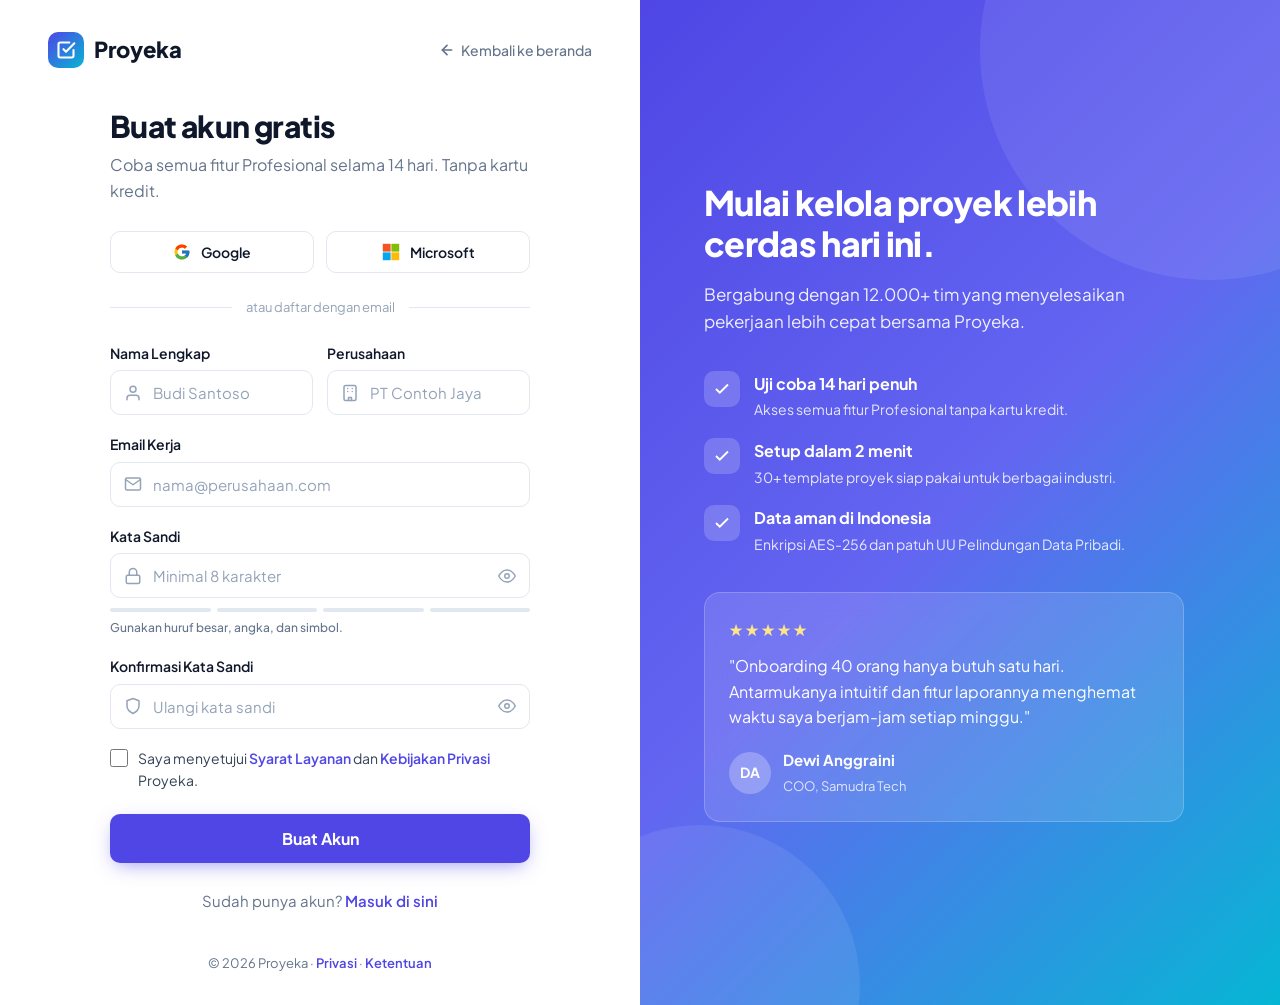
<file: landing-page/register.html>
<!DOCTYPE html>
<html lang="id">
<head>
  <meta charset="UTF-8" />
  <meta name="viewport" content="width=device-width, initial-scale=1.0" />
  <title>Daftar Gratis — Proyeka</title>
  <meta name="description" content="Buat akun Proyeka gratis dan mulai kelola proyek tim Anda dalam 2 menit." />
  <link rel="preconnect" href="https://fonts.googleapis.com" />
  <link rel="preconnect" href="https://fonts.gstatic.com" crossorigin />
  <link href="https://fonts.googleapis.com/css2?family=Plus+Jakarta+Sans:wght@400;500;600;700;800&display=swap" rel="stylesheet" />
  <link rel="stylesheet" href="auth.css" />
</head>
<body>
  <div class="auth">
    <!-- ================= FORM ================= -->
    <div class="auth-form-side">
      <div class="auth-top">
        <a href="index.html" class="logo" aria-label="Proyeka beranda">
          <div class="logo-mark">
            <svg width="20" height="20" viewBox="0 0 24 24" fill="none" stroke="#fff" stroke-width="2.5" stroke-linecap="round" stroke-linejoin="round"><path d="M9 11l3 3L22 4"/><path d="M21 12v7a2 2 0 0 1-2 2H5a2 2 0 0 1-2-2V5a2 2 0 0 1 2-2h11"/></svg>
          </div>
          Proyeka
        </a>
        <a href="index.html" class="back-link">
          <svg width="16" height="16" viewBox="0 0 24 24" fill="none" stroke="currentColor" stroke-width="2.5" stroke-linecap="round" stroke-linejoin="round"><line x1="19" y1="12" x2="5" y2="12"/><polyline points="12 19 5 12 12 5"/></svg>
          <span>Kembali ke beranda</span>
        </a>
      </div>

      <main class="auth-box">
        <h1>Buat akun gratis</h1>
        <p class="sub">Coba semua fitur Profesional selama 14 hari. Tanpa kartu kredit.</p>

        <div class="sso">
          <button type="button" class="btn-sso" data-provider="Google">
            <svg width="18" height="18" viewBox="0 0 48 48"><path fill="#FFC107" d="M43.6 20.5H42V20H24v8h11.3C33.7 32.7 29.2 36 24 36c-6.6 0-12-5.4-12-12s5.4-12 12-12c3.1 0 5.8 1.2 7.9 3.1l5.7-5.7C34 6.1 29.3 4 24 4 12.9 4 4 12.9 4 24s8.9 20 20 20 20-8.9 20-20c0-1.3-.1-2.4-.4-3.5z"/><path fill="#FF3D00" d="M6.3 14.7l6.6 4.8C14.7 15.1 19 12 24 12c3.1 0 5.8 1.2 7.9 3.1l5.7-5.7C34 6.1 29.3 4 24 4 16.3 4 9.7 8.3 6.3 14.7z"/><path fill="#4CAF50" d="M24 44c5.2 0 9.9-2 13.4-5.2l-6.2-5.2C29.2 35.1 26.7 36 24 36c-5.2 0-9.6-3.3-11.3-8l-6.5 5C9.5 39.6 16.2 44 24 44z"/><path fill="#1976D2" d="M43.6 20.5H42V20H24v8h11.3c-.8 2.2-2.2 4.2-4.1 5.6l6.2 5.2C37 39.2 44 34 44 24c0-1.3-.1-2.4-.4-3.5z"/></svg>
            Google
          </button>
          <button type="button" class="btn-sso" data-provider="Microsoft">
            <svg width="18" height="18" viewBox="0 0 23 23"><path fill="#f35325" d="M1 1h10v10H1z"/><path fill="#81bc06" d="M12 1h10v10H12z"/><path fill="#05a6f0" d="M1 12h10v10H1z"/><path fill="#ffba08" d="M12 12h10v10H12z"/></svg>
            Microsoft
          </button>
        </div>

        <div class="divider">atau daftar dengan email</div>

        <div class="alert" id="alert" role="alert"></div>

        <form id="registerForm" novalidate>
          <div class="field-row">
            <div class="field" id="f-name">
              <label for="name">Nama Lengkap</label>
              <div class="input-wrap">
                <svg width="18" height="18" viewBox="0 0 24 24" fill="none" stroke="currentColor" stroke-width="2" stroke-linecap="round" stroke-linejoin="round"><path d="M20 21v-2a4 4 0 0 0-4-4H8a4 4 0 0 0-4 4v2"/><circle cx="12" cy="7" r="4"/></svg>
                <input type="text" id="name" name="name" placeholder="Budi Santoso" autocomplete="name" />
              </div>
              <div class="error">Nama wajib diisi.</div>
            </div>
            <div class="field" id="f-company">
              <label for="company">Perusahaan</label>
              <div class="input-wrap">
                <svg width="18" height="18" viewBox="0 0 24 24" fill="none" stroke="currentColor" stroke-width="2" stroke-linecap="round" stroke-linejoin="round"><rect x="4" y="2" width="16" height="20" rx="2"/><line x1="9" y1="6" x2="9" y2="6.01"/><line x1="15" y1="6" x2="15" y2="6.01"/><line x1="9" y1="10" x2="9" y2="10.01"/><line x1="15" y1="10" x2="15" y2="10.01"/><path d="M10 22v-4h4v4"/></svg>
                <input type="text" id="company" name="company" placeholder="PT Contoh Jaya" autocomplete="organization" />
              </div>
              <div class="error">Nama perusahaan wajib diisi.</div>
            </div>
          </div>

          <div class="field" id="f-email">
            <label for="email">Email Kerja</label>
            <div class="input-wrap">
              <svg width="18" height="18" viewBox="0 0 24 24" fill="none" stroke="currentColor" stroke-width="2" stroke-linecap="round" stroke-linejoin="round"><path d="M4 4h16c1.1 0 2 .9 2 2v12c0 1.1-.9 2-2 2H4c-1.1 0-2-.9-2-2V6c0-1.1.9-2 2-2z"/><polyline points="22,6 12,13 2,6"/></svg>
              <input type="email" id="email" name="email" placeholder="nama@perusahaan.com" autocomplete="email" />
            </div>
            <div class="error">Masukkan alamat email yang valid.</div>
          </div>

          <div class="field" id="f-password">
            <label for="password">Kata Sandi</label>
            <div class="input-wrap has-toggle">
              <svg width="18" height="18" viewBox="0 0 24 24" fill="none" stroke="currentColor" stroke-width="2" stroke-linecap="round" stroke-linejoin="round"><rect x="3" y="11" width="18" height="11" rx="2"/><path d="M7 11V7a5 5 0 0 1 10 0v4"/></svg>
              <input type="password" id="password" name="password" placeholder="Minimal 8 karakter" autocomplete="new-password" />
              <button type="button" class="toggle-pass" aria-label="Tampilkan kata sandi" data-target="password">
                <svg width="18" height="18" viewBox="0 0 24 24" fill="none" stroke="currentColor" stroke-width="2" stroke-linecap="round" stroke-linejoin="round"><path d="M1 12s4-8 11-8 11 8 11 8-4 8-11 8-11-8-11-8z"/><circle cx="12" cy="12" r="3"/></svg>
              </button>
            </div>
            <div class="strength" aria-hidden="true"><span></span><span></span><span></span><span></span></div>
            <div class="strength-label" id="strengthLabel">Gunakan huruf besar, angka, dan simbol.</div>
            <div class="error">Kata sandi minimal 8 karakter dan mengandung huruf serta angka.</div>
          </div>

          <div class="field" id="f-confirm">
            <label for="confirm">Konfirmasi Kata Sandi</label>
            <div class="input-wrap has-toggle">
              <svg width="18" height="18" viewBox="0 0 24 24" fill="none" stroke="currentColor" stroke-width="2" stroke-linecap="round" stroke-linejoin="round"><path d="M12 22s8-4 8-10V5l-8-3-8 3v7c0 6 8 10 8 10z"/></svg>
              <input type="password" id="confirm" name="confirm" placeholder="Ulangi kata sandi" autocomplete="new-password" />
              <button type="button" class="toggle-pass" aria-label="Tampilkan kata sandi" data-target="confirm">
                <svg width="18" height="18" viewBox="0 0 24 24" fill="none" stroke="currentColor" stroke-width="2" stroke-linecap="round" stroke-linejoin="round"><path d="M1 12s4-8 11-8 11 8 11 8-4 8-11 8-11-8-11-8z"/><circle cx="12" cy="12" r="3"/></svg>
              </button>
            </div>
            <div class="error">Konfirmasi kata sandi tidak cocok.</div>
          </div>

          <label class="check-row" id="f-terms">
            <input type="checkbox" id="terms" name="terms" />
            <span>Saya menyetujui <a href="#">Syarat Layanan</a> dan <a href="#">Kebijakan Privasi</a> Proyeka.</span>
          </label>

          <button type="submit" class="btn-submit" id="submitBtn">
            <span class="spinner"></span>
            <span class="label">Buat Akun</span>
          </button>
        </form>

        <p class="switch-auth">Sudah punya akun? <a href="login.html">Masuk di sini</a></p>
      </main>

      <p class="legal">© <span id="year"></span> Proyeka · <a href="#">Privasi</a> · <a href="#">Ketentuan</a></p>
    </div>

    <!-- ================= VISUAL ================= -->
    <aside class="auth-visual" aria-hidden="true">
      <h2>Mulai kelola proyek lebih cerdas hari ini.</h2>
      <p>Bergabung dengan 12.000+ tim yang menyelesaikan pekerjaan lebih cepat bersama Proyeka.</p>
      <ul class="benefits">
        <li>
          <div class="ico"><svg width="18" height="18" viewBox="0 0 24 24" fill="none" stroke="#fff" stroke-width="2.5"><polyline points="20 6 9 17 4 12"/></svg></div>
          <div><strong>Uji coba 14 hari penuh</strong><span>Akses semua fitur Profesional tanpa kartu kredit.</span></div>
        </li>
        <li>
          <div class="ico"><svg width="18" height="18" viewBox="0 0 24 24" fill="none" stroke="#fff" stroke-width="2.5"><polyline points="20 6 9 17 4 12"/></svg></div>
          <div><strong>Setup dalam 2 menit</strong><span>30+ template proyek siap pakai untuk berbagai industri.</span></div>
        </li>
        <li>
          <div class="ico"><svg width="18" height="18" viewBox="0 0 24 24" fill="none" stroke="#fff" stroke-width="2.5"><polyline points="20 6 9 17 4 12"/></svg></div>
          <div><strong>Data aman di Indonesia</strong><span>Enkripsi AES-256 dan patuh UU Pelindungan Data Pribadi.</span></div>
        </li>
      </ul>
      <div class="glass">
        <div class="stars">★★★★★</div>
        <blockquote>"Onboarding 40 orang hanya butuh satu hari. Antarmukanya intuitif dan fitur laporannya menghemat waktu saya berjam-jam setiap minggu."</blockquote>
        <div class="person">
          <div class="avatar">DA</div>
          <div><strong>Dewi Anggraini</strong><small>COO, Samudra Tech</small></div>
        </div>
      </div>
    </aside>
  </div>

  <script>
    const EMAIL_RE = /^[^\s@]+@[^\s@]+\.[^\s@]+$/;
    const alertBox = document.getElementById('alert');

    function showAlert(type, text) {
      alertBox.className = 'alert show ' + type;
      alertBox.textContent = text;
    }
    function setInvalid(id, invalid) {
      document.getElementById(id).classList.toggle('invalid', invalid);
      return !invalid;
    }

    // Show/hide password
    document.querySelectorAll('.toggle-pass').forEach(btn => {
      btn.addEventListener('click', () => {
        const input = document.getElementById(btn.dataset.target);
        const show = input.type === 'password';
        input.type = show ? 'text' : 'password';
        btn.setAttribute('aria-label', show ? 'Sembunyikan kata sandi' : 'Tampilkan kata sandi');
        btn.style.color = show ? 'var(--primary)' : '';
      });
    });

    // Clear error while typing
    document.querySelectorAll('.field input').forEach(input => {
      input.addEventListener('input', () => input.closest('.field').classList.remove('invalid'));
    });
    document.getElementById('terms').addEventListener('change', () => setInvalid('f-terms', false));

    // Password strength meter
    const STRENGTH = [
      { label: 'Sangat lemah', color: '#ef4444' },
      { label: 'Lemah', color: '#f59e0b' },
      { label: 'Cukup', color: '#eab308' },
      { label: 'Kuat', color: '#10b981' },
    ];
    function scorePassword(pw) {
      let score = 0;
      if (pw.length >= 8) score++;
      if (/[a-z]/.test(pw) && /[A-Z]/.test(pw)) score++;
      if (/\d/.test(pw)) score++;
      if (/[^A-Za-z0-9]/.test(pw)) score++;
      return score;
    }
    const bars = document.querySelectorAll('.strength span');
    const strengthLabel = document.getElementById('strengthLabel');
    document.getElementById('password').addEventListener('input', e => {
      const pw = e.target.value;
      const score = scorePassword(pw);
      const level = STRENGTH[Math.max(score - 1, 0)];
      bars.forEach((bar, i) => { bar.style.background = pw && i < score ? level.color : ''; });
      strengthLabel.textContent = pw ? 'Kekuatan: ' + level.label : 'Gunakan huruf besar, angka, dan simbol.';
      strengthLabel.style.color = pw ? level.color : '';
    });

    // SSO (demo)
    document.querySelectorAll('.btn-sso').forEach(btn => {
      btn.addEventListener('click', () => showAlert('success', 'Mengarahkan ke pendaftaran via ' + btn.dataset.provider + '… (demo)'));
    });

    // Prefill email from landing page CTA (?email=...)
    const qsEmail = new URLSearchParams(location.search).get('email');
    if (qsEmail) document.getElementById('email').value = qsEmail;

    // Submit
    document.getElementById('registerForm').addEventListener('submit', e => {
      e.preventDefault();
      const val = id => document.getElementById(id).value.trim();
      const password = document.getElementById('password').value;
      const confirm = document.getElementById('confirm').value;

      const ok = [
        setInvalid('f-name', val('name').length < 2),
        setInvalid('f-company', val('company').length === 0),
        setInvalid('f-email', !EMAIL_RE.test(val('email'))),
        setInvalid('f-password', password.length < 8 || !/[A-Za-z]/.test(password) || !/\d/.test(password)),
        setInvalid('f-confirm', confirm.length === 0 || confirm !== password),
        setInvalid('f-terms', !document.getElementById('terms').checked),
      ].every(Boolean);

      if (!ok) {
        showAlert('danger', 'Mohon periksa kembali isian yang ditandai merah.');
        return;
      }

      const btn = document.getElementById('submitBtn');
      btn.disabled = true;
      btn.classList.add('loading');
      btn.querySelector('.label').textContent = 'Membuat akun…';

      // Simulasi request ke server — ganti dengan fetch('/api/register', ...) di produksi
      setTimeout(() => {
        btn.disabled = false;
        btn.classList.remove('loading');
        btn.querySelector('.label').textContent = 'Buat Akun';
        showAlert('success', '🎉 Akun berhasil dibuat! Link verifikasi telah dikirim ke ' + val('email') + '.');
        e.target.reset();
        bars.forEach(bar => { bar.style.background = ''; });
        strengthLabel.textContent = 'Gunakan huruf besar, angka, dan simbol.';
        strengthLabel.style.color = '';
      }, 1400);
    });

    document.getElementById('year').textContent = new Date().getFullYear();
  </script>
</body>
</html>
</file>
<file: landing-page/style.css>
:root {
  --primary: #4f46e5;
  --primary-dark: #4338ca;
  --primary-light: #eef2ff;
  --accent: #06b6d4;
  --success: #10b981;
  --warning: #f59e0b;
  --danger: #ef4444;
  --dark: #0f172a;
  --text: #334155;
  --muted: #64748b;
  --border: #e2e8f0;
  --bg-soft: #f8fafc;
  --white: #ffffff;
  --radius: 14px;
  --shadow-sm: 0 1px 2px rgba(15, 23, 42, .06);
  --shadow: 0 10px 30px -10px rgba(15, 23, 42, .15);
  --shadow-lg: 0 30px 60px -20px rgba(15, 23, 42, .25);
}

* { margin: 0; padding: 0; box-sizing: border-box; }
html { scroll-behavior: smooth; }
body {
  font-family: "Plus Jakarta Sans", system-ui, -apple-system, sans-serif;
  color: var(--text);
  background: var(--white);
  line-height: 1.6;
  -webkit-font-smoothing: antialiased;
}
a { color: inherit; text-decoration: none; }
img, svg { display: block; }
.container { max-width: 1200px; margin: 0 auto; padding: 0 24px; }
section { padding: 100px 0; }

/* ---------- Buttons ---------- */
.btn {
  display: inline-flex; align-items: center; justify-content: center; gap: 8px;
  padding: 12px 22px; border-radius: 10px; font-weight: 600; font-size: 15px;
  border: 1px solid transparent; cursor: pointer; transition: all .2s ease;
  font-family: inherit;
}
.btn-primary { background: var(--primary); color: var(--white); box-shadow: 0 6px 20px -6px rgba(79, 70, 229, .6); }
.btn-primary:hover { background: var(--primary-dark); transform: translateY(-1px); }
.btn-outline { background: var(--white); color: var(--dark); border-color: var(--border); }
.btn-outline:hover { border-color: var(--primary); color: var(--primary); }
.btn-white { background: var(--white); color: var(--primary); }
.btn-white:hover { transform: translateY(-1px); box-shadow: var(--shadow); }
.btn-lg { padding: 15px 28px; font-size: 16px; }

/* ---------- Section headings ---------- */
.eyebrow {
  display: inline-block; font-size: 13px; font-weight: 700; letter-spacing: .08em;
  text-transform: uppercase; color: var(--primary); background: var(--primary-light);
  padding: 6px 14px; border-radius: 999px; margin-bottom: 16px;
}
.section-head { text-align: center; max-width: 680px; margin: 0 auto 60px; }
.section-head h2 { font-size: clamp(28px, 4vw, 42px); color: var(--dark); line-height: 1.2; font-weight: 800; letter-spacing: -.02em; }
.section-head p { margin-top: 16px; font-size: 18px; color: var(--muted); }

/* ---------- Navbar ---------- */
.navbar {
  position: sticky; top: 0; z-index: 100;
  background: rgba(255, 255, 255, .85); backdrop-filter: blur(12px);
  border-bottom: 1px solid transparent; transition: border-color .2s, box-shadow .2s;
}
.navbar.scrolled { border-color: var(--border); box-shadow: var(--shadow-sm); }
.nav-inner { display: flex; align-items: center; justify-content: space-between; height: 72px; }
.logo { display: flex; align-items: center; gap: 10px; font-weight: 800; font-size: 22px; color: var(--dark); }
.logo-mark {
  width: 36px; height: 36px; border-radius: 10px;
  background: linear-gradient(135deg, var(--primary), var(--accent));
  display: grid; place-items: center;
}
.nav-links { display: flex; gap: 30px; list-style: none; }
.nav-links a { font-size: 15px; font-weight: 500; color: var(--text); transition: color .2s; }
.nav-links a:hover, .nav-links a.active { color: var(--primary); }
.nav-links a.active { font-weight: 700; }
.nav-actions { display: flex; gap: 12px; align-items: center; }
.nav-login { font-weight: 600; font-size: 15px; padding: 10px 14px; }
.menu-toggle { display: none; background: none; border: none; cursor: pointer; padding: 8px; }

/* ---------- Hero ---------- */
.hero {
  padding: 80px 0 100px; position: relative; overflow: hidden;
  background:
    radial-gradient(ellipse 60% 50% at 80% 0%, rgba(6, 182, 212, .12), transparent),
    radial-gradient(ellipse 60% 50% at 10% 10%, rgba(79, 70, 229, .12), transparent);
}
.hero-content { text-align: center; max-width: 820px; margin: 0 auto; }
.badge {
  display: inline-flex; align-items: center; gap: 8px; padding: 6px 6px 6px 14px;
  background: var(--white); border: 1px solid var(--border); border-radius: 999px;
  font-size: 14px; font-weight: 500; box-shadow: var(--shadow-sm); margin-bottom: 28px;
}
.badge span { background: var(--primary); color: var(--white); padding: 3px 10px; border-radius: 999px; font-size: 12px; font-weight: 600; }
.hero h1 {
  font-size: clamp(38px, 6vw, 66px); line-height: 1.08; font-weight: 800;
  color: var(--dark); letter-spacing: -.035em;
}
.gradient-text {
  background: linear-gradient(135deg, var(--primary), var(--accent));
  -webkit-background-clip: text; background-clip: text; color: transparent;
}
.hero p.lead { font-size: 20px; color: var(--muted); margin: 24px auto 36px; max-width: 640px; }
.hero-cta { display: flex; gap: 14px; justify-content: center; flex-wrap: wrap; }
.hero-note { margin-top: 18px; font-size: 14px; color: var(--muted); display: flex; gap: 20px; justify-content: center; flex-wrap: wrap; }
.hero-note span { display: inline-flex; align-items: center; gap: 6px; }

/* Dashboard mockup */
.mockup {
  margin: 70px auto 0; max-width: 1080px; background: var(--white);
  border: 1px solid var(--border); border-radius: 18px; box-shadow: var(--shadow-lg);
  overflow: hidden;
}
.mockup-bar { display: flex; align-items: center; gap: 8px; padding: 14px 18px; border-bottom: 1px solid var(--border); background: var(--bg-soft); }
.dot { width: 12px; height: 12px; border-radius: 50%; }
.mockup-url { margin-left: 16px; flex: 1; max-width: 340px; background: var(--white); border: 1px solid var(--border); border-radius: 8px; padding: 5px 12px; font-size: 12px; color: var(--muted); }
.mockup-body { display: grid; grid-template-columns: 210px 1fr; min-height: 440px; }
.mock-side { border-right: 1px solid var(--border); padding: 20px 14px; background: var(--bg-soft); }
.mock-side .item { display: flex; align-items: center; gap: 10px; padding: 9px 12px; border-radius: 8px; font-size: 13px; font-weight: 500; color: var(--muted); margin-bottom: 4px; }
.mock-side .item.active { background: var(--white); color: var(--primary); box-shadow: var(--shadow-sm); }
.mock-side .ico { width: 16px; height: 16px; border-radius: 4px; background: currentColor; opacity: .5; }
.mock-side .label { font-size: 11px; text-transform: uppercase; letter-spacing: .08em; color: #94a3b8; margin: 18px 12px 8px; font-weight: 700; }
.proj-dot { width: 8px; height: 8px; border-radius: 50%; }
.mock-main { padding: 22px; }
.mock-head { display: flex; justify-content: space-between; align-items: center; margin-bottom: 20px; }
.mock-head h4 { color: var(--dark); font-size: 18px; }
.avatars { display: flex; }
.avatar {
  width: 30px; height: 30px; border-radius: 50%; border: 2px solid var(--white);
  margin-left: -8px; display: grid; place-items: center; font-size: 11px; font-weight: 700; color: var(--white);
}
.kanban { display: grid; grid-template-columns: repeat(3, 1fr); gap: 16px; }
.col { background: var(--bg-soft); border-radius: 12px; padding: 12px; }
.col-title { display: flex; justify-content: space-between; font-size: 13px; font-weight: 700; color: var(--dark); margin-bottom: 12px; padding: 0 4px; }
.col-title small { background: var(--border); border-radius: 999px; padding: 0 8px; font-weight: 600; color: var(--muted); }
.card { background: var(--white); border: 1px solid var(--border); border-radius: 10px; padding: 12px; margin-bottom: 10px; box-shadow: var(--shadow-sm); }
.tag { display: inline-block; font-size: 10px; font-weight: 700; padding: 2px 8px; border-radius: 6px; margin-bottom: 8px; }
.card p { font-size: 13px; font-weight: 600; color: var(--dark); margin-bottom: 10px; line-height: 1.4; }
.card-foot { display: flex; justify-content: space-between; align-items: center; font-size: 11px; color: var(--muted); }
.card-foot .avatar { width: 22px; height: 22px; font-size: 9px; margin: 0; border: none; }
.progress { height: 5px; background: var(--border); border-radius: 999px; overflow: hidden; margin-bottom: 10px; }
.progress div { height: 100%; border-radius: 999px; }

/* ---------- Logos ---------- */
.logos { padding: 50px 0; border-bottom: 1px solid var(--border); }
.logos p { text-align: center; font-size: 14px; color: var(--muted); font-weight: 500; margin-bottom: 28px; }
.logo-row { display: flex; justify-content: center; align-items: center; gap: 56px; flex-wrap: wrap; }
.logo-row div { font-size: 22px; font-weight: 800; color: #94a3b8; letter-spacing: -.02em; display: flex; align-items: center; gap: 8px; filter: grayscale(1); opacity: .8; }

/* ---------- Features ---------- */
.features-grid { display: grid; grid-template-columns: repeat(3, 1fr); gap: 24px; }
.feature {
  padding: 32px; border: 1px solid var(--border); border-radius: var(--radius);
  background: var(--white); transition: all .25s ease;
}
.feature:hover { transform: translateY(-4px); box-shadow: var(--shadow); border-color: transparent; }
.feature-icon { width: 52px; height: 52px; border-radius: 12px; display: grid; place-items: center; margin-bottom: 20px; }
.feature h3 { font-size: 19px; color: var(--dark); margin-bottom: 10px; font-weight: 700; }
.feature p { color: var(--muted); font-size: 15px; }

/* ---------- Showcase ---------- */
.showcase { background: var(--bg-soft); }
.split { display: grid; grid-template-columns: 1fr 1fr; gap: 80px; align-items: center; }
.split + .split { margin-top: 110px; }
.split.reverse .split-text { order: 2; }
.split-text h2 { font-size: clamp(26px, 3.4vw, 38px); color: var(--dark); line-height: 1.2; font-weight: 800; letter-spacing: -.02em; margin-bottom: 18px; }
.split-text > p { font-size: 17px; color: var(--muted); margin-bottom: 28px; }
.check-list { list-style: none; display: grid; gap: 14px; }
.check-list li { display: flex; gap: 12px; align-items: flex-start; font-weight: 500; color: var(--dark); }
.check { flex-shrink: 0; width: 24px; height: 24px; border-radius: 50%; background: #d1fae5; display: grid; place-items: center; }
.visual { background: var(--white); border-radius: 18px; border: 1px solid var(--border); box-shadow: var(--shadow); padding: 28px; }

/* Gantt */
.gantt-row { display: grid; grid-template-columns: 120px 1fr; align-items: center; gap: 14px; padding: 10px 0; border-bottom: 1px dashed var(--border); font-size: 13px; font-weight: 600; color: var(--dark); }
.gantt-row:last-child { border: none; }
.gantt-track { position: relative; height: 26px; background: repeating-linear-gradient(90deg, transparent, transparent calc(100%/7 - 1px), var(--border) calc(100%/7 - 1px), var(--border) calc(100%/7)); border-radius: 6px; }
.gantt-bar { position: absolute; top: 3px; height: 20px; border-radius: 6px; color: var(--white); font-size: 10px; font-weight: 700; padding: 0 8px; display: flex; align-items: center; }
.gantt-days { display: grid; grid-template-columns: 120px 1fr; gap: 14px; font-size: 11px; color: var(--muted); font-weight: 600; margin-bottom: 6px; }
.gantt-days div:last-child { display: grid; grid-template-columns: repeat(7, 1fr); text-align: center; }

/* Report */
.stat-row { display: grid; grid-template-columns: repeat(3, 1fr); gap: 14px; margin-bottom: 24px; }
.stat-box { background: var(--bg-soft); border-radius: 12px; padding: 14px; }
.stat-box small { font-size: 12px; color: var(--muted); font-weight: 600; }
.stat-box strong { display: block; font-size: 22px; color: var(--dark); }
.stat-box em { font-style: normal; font-size: 12px; font-weight: 700; color: var(--success); }
.chart { display: flex; align-items: flex-end; gap: 12px; height: 170px; padding-top: 10px; border-bottom: 1px solid var(--border); }
.chart .bar { flex: 1; border-radius: 6px 6px 0 0; background: linear-gradient(180deg, var(--primary), #818cf8); position: relative; }
.chart .bar.alt { background: linear-gradient(180deg, var(--accent), #67e8f9); }
.chart-labels { display: flex; gap: 12px; margin-top: 8px; }
.chart-labels span { flex: 1; text-align: center; font-size: 11px; color: var(--muted); font-weight: 600; }

/* ---------- Steps ---------- */
.steps { display: grid; grid-template-columns: repeat(3, 1fr); gap: 32px; position: relative; }
.step { text-align: center; padding: 0 12px; position: relative; }
.step-num {
  width: 64px; height: 64px; margin: 0 auto 22px; border-radius: 50%;
  background: var(--white); border: 2px solid var(--primary); color: var(--primary);
  display: grid; place-items: center; font-size: 22px; font-weight: 800; position: relative; z-index: 1;
}
.steps::before { content: ""; position: absolute; top: 32px; left: 18%; right: 18%; border-top: 2px dashed #c7d2fe; }
.step h3 { font-size: 20px; color: var(--dark); margin-bottom: 10px; }
.step p { color: var(--muted); }

/* ---------- Stats band ---------- */
.stats-band { background: var(--dark); color: var(--white); padding: 70px 0; }
.stats-grid { display: grid; grid-template-columns: repeat(4, 1fr); gap: 24px; text-align: center; }
.stats-grid strong { display: block; font-size: 46px; font-weight: 800; letter-spacing: -.02em; background: linear-gradient(135deg, #a5b4fc, #67e8f9); -webkit-background-clip: text; background-clip: text; color: transparent; }
.stats-grid span { color: #94a3b8; font-weight: 500; }

/* ---------- Testimonials ---------- */
.testi-grid { display: grid; grid-template-columns: repeat(3, 1fr); gap: 24px; }
.testi { background: var(--white); border: 1px solid var(--border); border-radius: var(--radius); padding: 30px; display: flex; flex-direction: column; }
.stars { color: var(--warning); font-size: 18px; letter-spacing: 2px; margin-bottom: 16px; }
.testi blockquote { font-size: 16px; color: var(--dark); flex: 1; margin-bottom: 24px; }
.person { display: flex; align-items: center; gap: 12px; }
.person .avatar { width: 46px; height: 46px; margin: 0; font-size: 15px; border: none; }
.person strong { display: block; color: var(--dark); font-size: 15px; }
.person small { color: var(--muted); font-size: 13px; }

/* ---------- Pricing ---------- */
.pricing { background: var(--bg-soft); }
.billing-toggle { display: flex; justify-content: center; align-items: center; gap: 14px; margin: -30px 0 50px; font-weight: 600; }
.billing-toggle .save { background: #d1fae5; color: #047857; font-size: 12px; padding: 3px 10px; border-radius: 999px; }
.switch { width: 52px; height: 28px; background: var(--primary); border-radius: 999px; position: relative; cursor: pointer; border: none; }
.switch::after { content: ""; position: absolute; top: 3px; left: 3px; width: 22px; height: 22px; border-radius: 50%; background: var(--white); transition: transform .2s; }
.switch.yearly::after { transform: translateX(24px); }
.price-grid { display: grid; grid-template-columns: repeat(3, 1fr); gap: 24px; align-items: stretch; }
.plan { background: var(--white); border: 1px solid var(--border); border-radius: 18px; padding: 36px 32px; display: flex; flex-direction: column; position: relative; }
.plan.popular { border: 2px solid var(--primary); box-shadow: var(--shadow-lg); transform: scale(1.03); }
.plan .ribbon { position: absolute; top: -14px; left: 50%; transform: translateX(-50%); background: var(--primary); color: var(--white); font-size: 12px; font-weight: 700; padding: 5px 14px; border-radius: 999px; white-space: nowrap; }
.plan h3 { font-size: 20px; color: var(--dark); }
.plan .desc { color: var(--muted); font-size: 14px; margin: 6px 0 22px; min-height: 44px; }
.price { display: flex; align-items: baseline; gap: 6px; margin-bottom: 24px; }
.price strong { font-size: 40px; color: var(--dark); font-weight: 800; letter-spacing: -.02em; }
.price span { color: var(--muted); font-size: 14px; }
.plan .btn { width: 100%; margin-bottom: 28px; }
.plan ul { list-style: none; display: grid; gap: 12px; font-size: 15px; }
.plan li { display: flex; gap: 10px; align-items: flex-start; }
.plan li svg { flex-shrink: 0; margin-top: 3px; }

/* ---------- FAQ ---------- */
.faq-list { max-width: 800px; margin: 0 auto; }
.faq-item { border-bottom: 1px solid var(--border); }
.faq-q {
  width: 100%; text-align: left; background: none; border: none; cursor: pointer;
  padding: 24px 0; font-size: 17px; font-weight: 700; color: var(--dark); font-family: inherit;
  display: flex; justify-content: space-between; align-items: center; gap: 20px;
}
.faq-q .plus { flex-shrink: 0; width: 28px; height: 28px; border-radius: 50%; background: var(--primary-light); color: var(--primary); display: grid; place-items: center; font-size: 18px; transition: transform .25s; }
.faq-item.open .plus { transform: rotate(45deg); }
.faq-a { max-height: 0; overflow: hidden; transition: max-height .3s ease; }
.faq-a p { padding-bottom: 24px; color: var(--muted); }

/* ---------- CTA ---------- */
.cta-box {
  background: linear-gradient(135deg, var(--primary) 0%, #6366f1 50%, var(--accent) 100%);
  border-radius: 24px; padding: 70px 40px; text-align: center; color: var(--white);
  position: relative; overflow: hidden;
}
.cta-box::before, .cta-box::after { content: ""; position: absolute; border-radius: 50%; background: rgba(255, 255, 255, .08); }
.cta-box::before { width: 360px; height: 360px; top: -160px; right: -80px; }
.cta-box::after { width: 260px; height: 260px; bottom: -140px; left: -60px; }
.cta-box h2 { font-size: clamp(28px, 4vw, 44px); font-weight: 800; letter-spacing: -.02em; line-height: 1.15; position: relative; }
.cta-box p { font-size: 18px; opacity: .9; margin: 16px auto 32px; max-width: 560px; position: relative; }
.cta-form { display: flex; gap: 10px; max-width: 480px; margin: 0 auto; position: relative; }
.cta-form input { flex: 1; padding: 15px 18px; border-radius: 10px; border: none; font-size: 15px; font-family: inherit; outline: none; }
.cta-form .btn { background: var(--dark); color: var(--white); }
.cta-form .btn:hover { background: #1e293b; }
.form-msg { margin-top: 14px; font-size: 14px; font-weight: 600; min-height: 20px; position: relative; }

/* ---------- Footer ---------- */
footer { background: var(--dark); color: #94a3b8; padding: 70px 0 30px; }
.footer-grid { display: grid; grid-template-columns: 2fr 1fr 1fr 1fr 1fr; gap: 40px; }
footer .logo { color: var(--white); margin-bottom: 16px; }
footer .about { font-size: 14px; max-width: 280px; margin-bottom: 20px; }
footer h4 { color: var(--white); font-size: 15px; margin-bottom: 16px; }
footer ul { list-style: none; display: grid; gap: 10px; font-size: 14px; }
footer ul a:hover { color: var(--white); }
.socials { display: flex; gap: 10px; }
.socials a { width: 38px; height: 38px; border-radius: 10px; background: #1e293b; display: grid; place-items: center; transition: background .2s; }
.socials a:hover { background: var(--primary); }
.footer-bottom { margin-top: 50px; padding-top: 26px; border-top: 1px solid #1e293b; display: flex; justify-content: space-between; font-size: 14px; flex-wrap: wrap; gap: 12px; }
.footer-bottom div { display: flex; gap: 24px; }

/* ---------- Reveal animation ---------- */
.reveal { opacity: 0; transform: translateY(24px); transition: opacity .7s ease, transform .7s ease; }
.reveal.visible { opacity: 1; transform: none; }

/* ---------- Responsive ---------- */
@media (max-width: 1024px) {
  .features-grid, .testi-grid { grid-template-columns: repeat(2, 1fr); }
  .footer-grid { grid-template-columns: repeat(3, 1fr); }
  .footer-grid > div:first-child { grid-column: 1 / -1; }
  .split { gap: 48px; }
}
@media (max-width: 860px) {
  section { padding: 72px 0; }
  .nav-links, .nav-actions .nav-login, .nav-actions .btn { display: none; }
  .menu-toggle { display: block; }
  .nav-links.open {
    display: flex; flex-direction: column; gap: 0; position: absolute; top: 72px; left: 0; right: 0;
    background: var(--white); border-bottom: 1px solid var(--border); box-shadow: var(--shadow); padding: 8px 24px 20px;
  }
  .nav-links.open li a { display: block; padding: 14px 0; border-bottom: 1px solid var(--border); }
  .nav-links.open .mobile-cta { display: block; padding-top: 16px; }
  .nav-links.open .mobile-cta .btn { display: flex; width: 100%; }
  .mockup-body { grid-template-columns: 1fr; }
  .mock-side { display: none; }
  .split, .price-grid, .steps { grid-template-columns: 1fr; }
  .split.reverse .split-text { order: 0; }
  .steps::before { display: none; }
  .plan.popular { transform: none; }
  .stats-grid { grid-template-columns: repeat(2, 1fr); gap: 40px; }
}
@media (max-width: 640px) {
  .features-grid, .testi-grid { grid-template-columns: 1fr; }
  .kanban { grid-template-columns: 1fr; }
  .kanban .col:nth-child(n+2) { display: none; }
  .cta-form { flex-direction: column; }
  .footer-grid { grid-template-columns: repeat(2, 1fr); }
  .logo-row { gap: 32px; }
  .logo-row div { font-size: 18px; }
  .stat-row { grid-template-columns: 1fr 1fr; }
  .stat-row .stat-box:last-child { display: none; }
}
.mobile-cta { display: none; }

@media (prefers-reduced-motion: reduce) {
  html { scroll-behavior: auto; }
  .reveal { opacity: 1; transform: none; transition: none; }
}
</file>
<file: landing-page/auth.css>
:root {
  --primary: #4f46e5;
  --primary-dark: #4338ca;
  --primary-light: #eef2ff;
  --accent: #06b6d4;
  --success: #10b981;
  --warning: #f59e0b;
  --danger: #ef4444;
  --dark: #0f172a;
  --text: #334155;
  --muted: #64748b;
  --border: #e2e8f0;
  --bg-soft: #f8fafc;
  --white: #ffffff;
  --shadow: 0 10px 30px -10px rgba(15, 23, 42, .15);
}

* { margin: 0; padding: 0; box-sizing: border-box; }
body {
  font-family: "Plus Jakarta Sans", system-ui, -apple-system, sans-serif;
  color: var(--text);
  background: var(--white);
  line-height: 1.6;
  -webkit-font-smoothing: antialiased;
}
a { color: var(--primary); text-decoration: none; font-weight: 600; }
a:hover { text-decoration: underline; }

.auth { display: grid; grid-template-columns: 1fr 1fr; min-height: 100vh; }

/* ---------- Form side ---------- */
.auth-form-side { display: flex; flex-direction: column; padding: 32px 48px; }
.auth-top { display: flex; justify-content: space-between; align-items: center; }
.logo { display: flex; align-items: center; gap: 10px; font-weight: 800; font-size: 22px; color: var(--dark); }
.logo:hover { text-decoration: none; }
.logo-mark {
  width: 36px; height: 36px; border-radius: 10px;
  background: linear-gradient(135deg, var(--primary), var(--accent));
  display: grid; place-items: center;
}
.back-link { font-size: 14px; color: var(--muted); font-weight: 500; display: inline-flex; align-items: center; gap: 6px; }
.back-link:hover { color: var(--primary); text-decoration: none; }

.auth-box { width: 100%; max-width: 420px; margin: auto; padding: 40px 0; }
.auth-box h1 { font-size: 30px; font-weight: 800; color: var(--dark); letter-spacing: -.02em; line-height: 1.2; }
.auth-box .sub { color: var(--muted); margin: 8px 0 28px; }

.sso { display: grid; grid-template-columns: 1fr 1fr; gap: 12px; }
.btn-sso {
  display: flex; align-items: center; justify-content: center; gap: 10px;
  padding: 11px; border: 1px solid var(--border); border-radius: 10px; background: var(--white);
  font-family: inherit; font-size: 14px; font-weight: 600; color: var(--dark); cursor: pointer; transition: all .2s;
}
.btn-sso:hover { border-color: #cbd5e1; background: var(--bg-soft); }

.divider { display: flex; align-items: center; gap: 14px; margin: 24px 0; color: #94a3b8; font-size: 13px; }
.divider::before, .divider::after { content: ""; flex: 1; height: 1px; background: var(--border); }

.field { margin-bottom: 18px; }
.field-row { display: grid; grid-template-columns: 1fr 1fr; gap: 14px; }
.field label { display: flex; justify-content: space-between; font-size: 14px; font-weight: 600; color: var(--dark); margin-bottom: 6px; }
.field label a { font-size: 13px; }
.input-wrap { position: relative; }
.input-wrap > svg { position: absolute; left: 14px; top: 50%; transform: translateY(-50%); color: #94a3b8; pointer-events: none; }
.field input {
  width: 100%; padding: 12px 14px 12px 42px; border: 1px solid var(--border); border-radius: 10px;
  font-family: inherit; font-size: 15px; color: var(--dark); background: var(--white); transition: border-color .2s, box-shadow .2s;
}
.field input::placeholder { color: #94a3b8; }
.field input:focus { outline: none; border-color: var(--primary); box-shadow: 0 0 0 4px rgba(79, 70, 229, .12); }
.field.invalid input { border-color: var(--danger); }
.field.invalid input:focus { box-shadow: 0 0 0 4px rgba(239, 68, 68, .12); }
.error { display: none; font-size: 13px; color: var(--danger); margin-top: 6px; font-weight: 500; }
.field.invalid .error { display: block; }

.toggle-pass {
  position: absolute; right: 8px; top: 50%; transform: translateY(-50%);
  background: none; border: none; cursor: pointer; color: #94a3b8; padding: 6px; border-radius: 6px; display: grid;
}
.toggle-pass:hover { color: var(--dark); }
.has-toggle input { padding-right: 44px; }

.strength { display: grid; grid-template-columns: repeat(4, 1fr); gap: 6px; margin-top: 10px; }
.strength span { height: 4px; border-radius: 999px; background: var(--border); transition: background .25s; }
.strength-label { font-size: 12px; color: var(--muted); margin-top: 6px; font-weight: 500; }

.check-row { display: flex; align-items: flex-start; gap: 10px; font-size: 14px; margin-bottom: 22px; cursor: pointer; }
.check-row input { width: 18px; height: 18px; accent-color: var(--primary); margin-top: 2px; flex-shrink: 0; cursor: pointer; }
.check-row.invalid { color: var(--danger); }

.btn-submit {
  width: 100%; padding: 14px; border: none; border-radius: 10px; cursor: pointer;
  background: var(--primary); color: var(--white); font-family: inherit; font-size: 16px; font-weight: 700;
  box-shadow: 0 6px 20px -6px rgba(79, 70, 229, .6); transition: all .2s;
  display: flex; align-items: center; justify-content: center; gap: 10px;
}
.btn-submit:hover { background: var(--primary-dark); }
.btn-submit:disabled { opacity: .7; cursor: wait; }
.spinner { width: 18px; height: 18px; border: 2px solid rgba(255, 255, 255, .4); border-top-color: var(--white); border-radius: 50%; animation: spin .7s linear infinite; display: none; }
.loading .spinner { display: block; }
@keyframes spin { to { transform: rotate(360deg); } }

.alert { display: none; padding: 12px 14px; border-radius: 10px; font-size: 14px; font-weight: 500; margin-bottom: 20px; }
.alert.show { display: block; }
.alert.success { background: #ecfdf5; color: #047857; border: 1px solid #a7f3d0; }
.alert.danger { background: #fef2f2; color: #b91c1c; border: 1px solid #fecaca; }

.switch-auth { text-align: center; margin-top: 26px; font-size: 15px; color: var(--muted); }
.legal { font-size: 13px; color: var(--muted); text-align: center; }

/* ---------- Visual side ---------- */
.auth-visual {
  position: relative; overflow: hidden; color: var(--white);
  background: linear-gradient(135deg, var(--primary) 0%, #6366f1 50%, var(--accent) 100%);
  display: flex; flex-direction: column; justify-content: center; padding: 64px;
}
.auth-visual::before, .auth-visual::after { content: ""; position: absolute; border-radius: 50%; background: rgba(255, 255, 255, .08); }
.auth-visual::before { width: 460px; height: 460px; top: -180px; right: -160px; }
.auth-visual::after { width: 320px; height: 320px; bottom: -140px; left: -100px; }
.auth-visual > * { position: relative; z-index: 1; max-width: 480px; }
.auth-visual h2 { font-size: 34px; font-weight: 800; line-height: 1.2; letter-spacing: -.02em; margin-bottom: 16px; }
.auth-visual > p { font-size: 17px; opacity: .9; margin-bottom: 36px; }

.glass { background: rgba(255, 255, 255, .12); border: 1px solid rgba(255, 255, 255, .2); backdrop-filter: blur(10px); border-radius: 16px; padding: 24px; }
.glass blockquote { font-size: 16px; line-height: 1.6; margin: 10px 0 18px; }
.stars { color: #fde68a; letter-spacing: 2px; }
.person { display: flex; align-items: center; gap: 12px; }
.avatar { width: 42px; height: 42px; border-radius: 50%; display: grid; place-items: center; font-weight: 700; font-size: 14px; background: rgba(255, 255, 255, .25); }
.person strong { display: block; font-size: 15px; }
.person small { opacity: .8; font-size: 13px; }

.benefits { list-style: none; display: grid; gap: 16px; margin-bottom: 36px; }
.benefits li { display: flex; gap: 14px; align-items: flex-start; }
.benefits .ico { flex-shrink: 0; width: 36px; height: 36px; border-radius: 10px; background: rgba(255, 255, 255, .18); display: grid; place-items: center; }
.benefits strong { display: block; }
.benefits span { font-size: 14px; opacity: .85; }

.mini-stats { display: grid; grid-template-columns: repeat(3, 1fr); gap: 14px; margin-top: 20px; }
.mini-stats div { text-align: center; padding: 16px 8px; }
.mini-stats strong { display: block; font-size: 24px; font-weight: 800; }
.mini-stats span { font-size: 12px; opacity: .85; }

/* ---------- Responsive ---------- */
@media (max-width: 960px) {
  .auth { grid-template-columns: 1fr; }
  .auth-visual { display: none; }
  .auth-form-side { padding: 24px; }
}
@media (max-width: 480px) {
  .sso, .field-row { grid-template-columns: 1fr; gap: 0; }
  .sso { gap: 10px; }
  .auth-box h1 { font-size: 26px; }
  .back-link span { display: none; }
}

.alert.info { background: var(--primary-light); color: var(--primary-dark); border: 1px solid #c7d2fe; }
</file>
